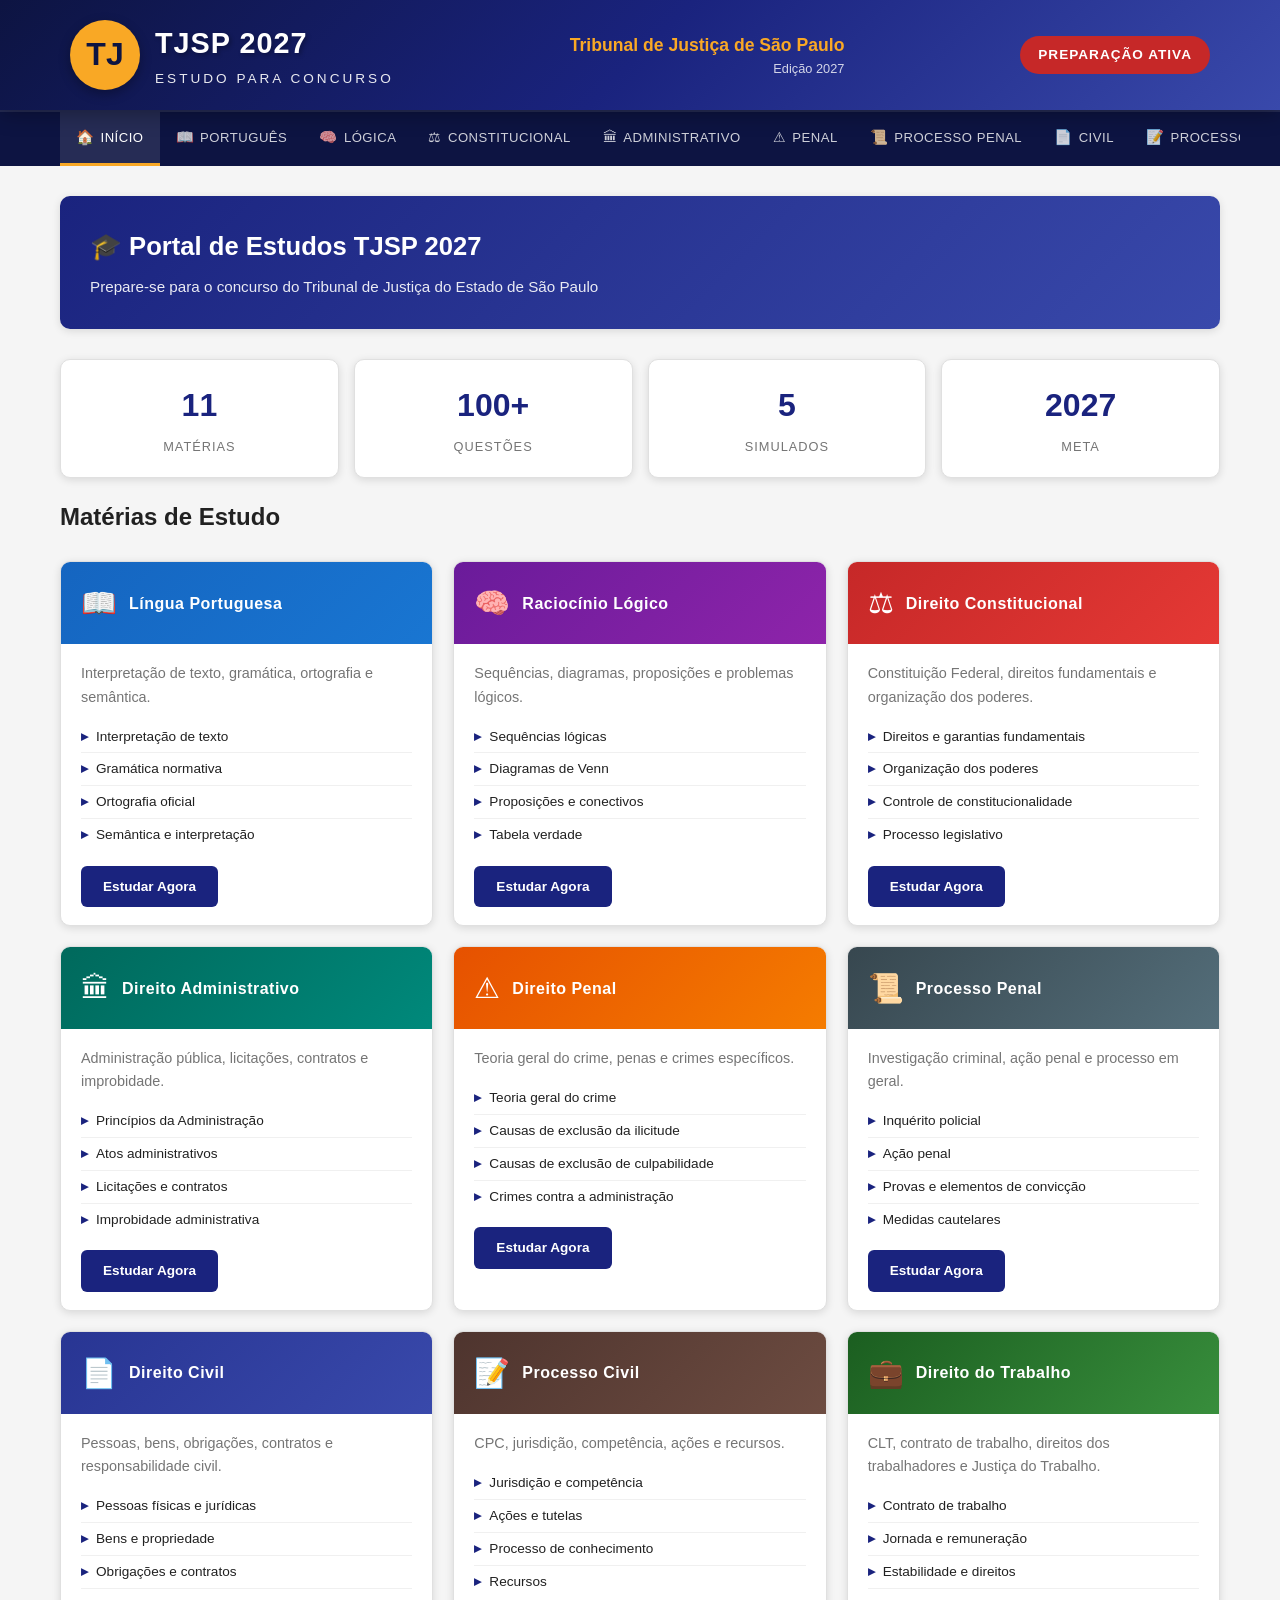
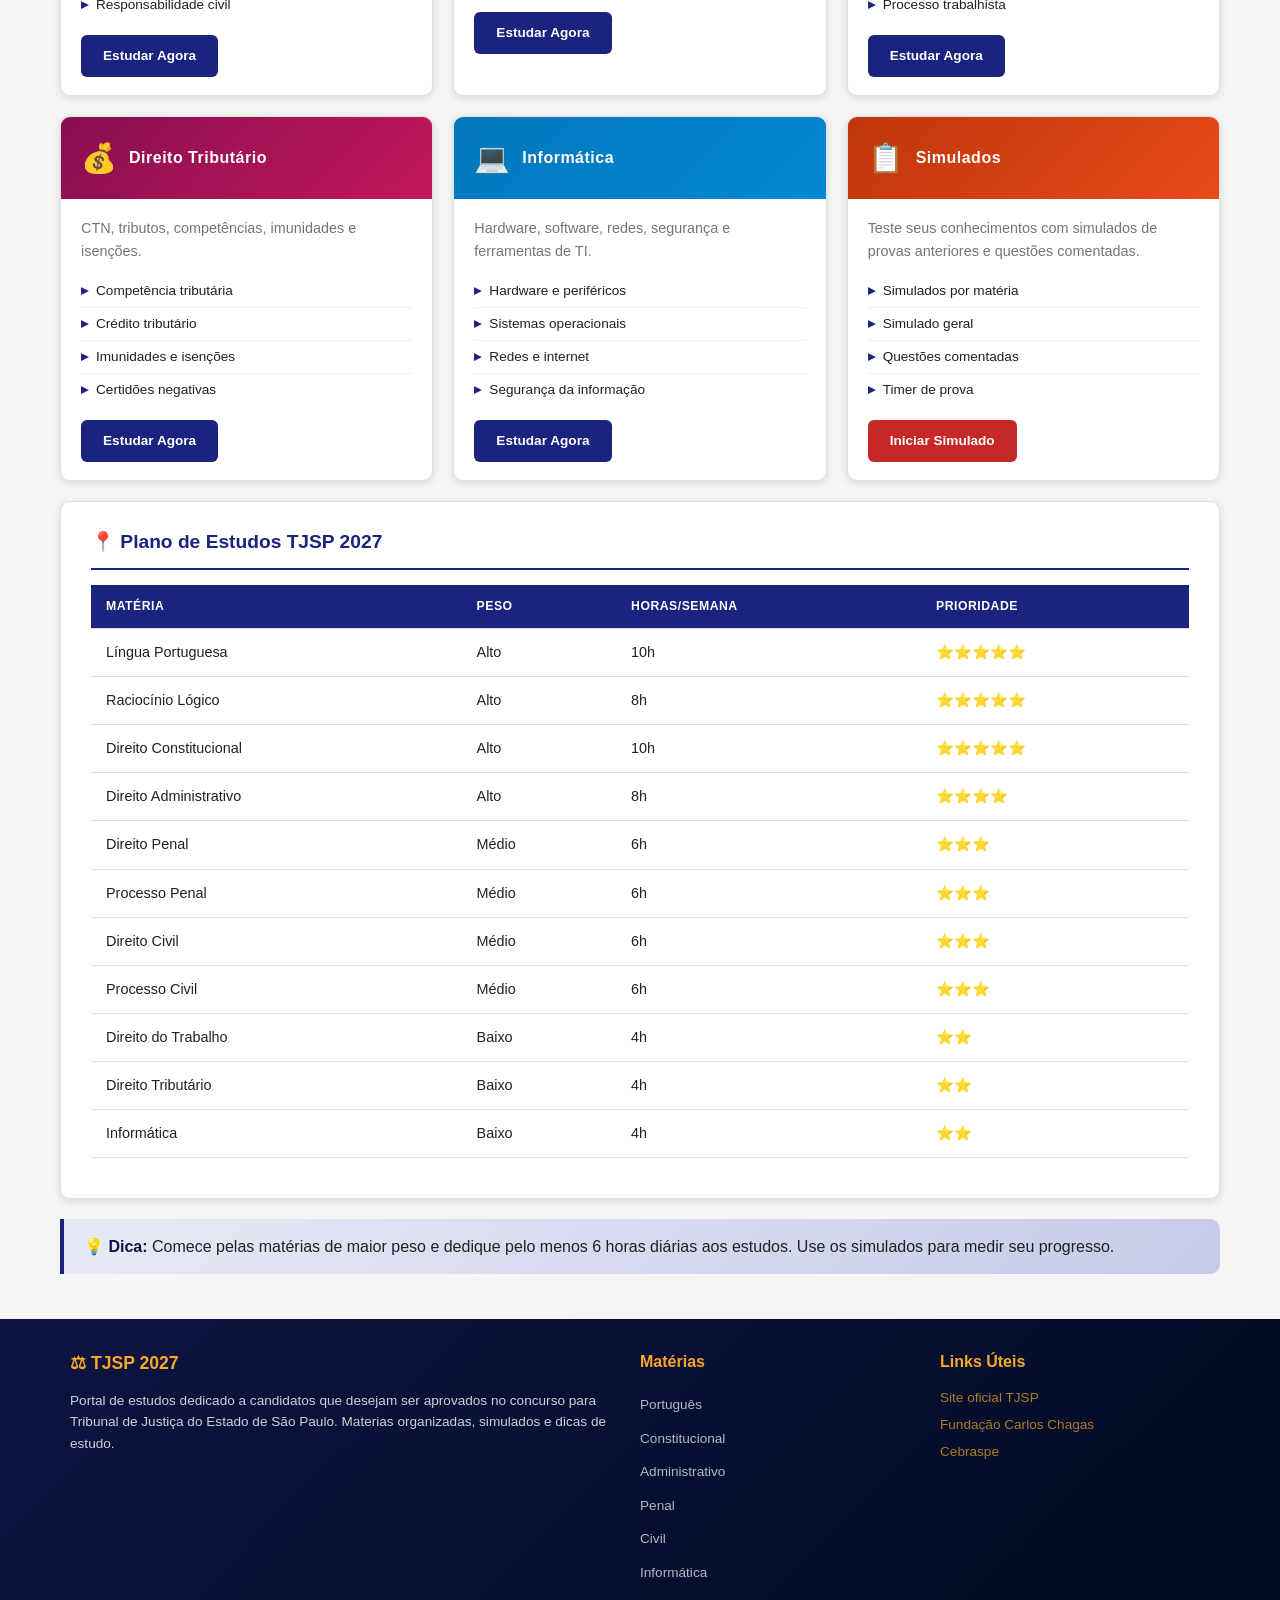
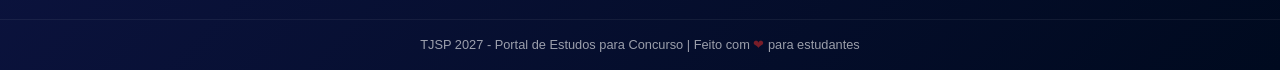
<file: index.html>
<!DOCTYPE html>
<html lang="pt-BR">
<head>
    <meta charset="UTF-8">
    <meta name="viewport" content="width=device-width, initial-scale=1.0">
    <title>TJSP 2027 - Estudo para Concurso</title>
    <link rel="stylesheet" href="css/estilo.css">
</head>
<body>
    <header>
        <div class="header-content">
            <div class="header-logo">
                <div class="logo-icon">TJ</div>
                <div class="header-title">
                    <h1>TJSP 2027</h1>
                    <p>Estudo para Concurso</p>
                </div>
            </div>
            <div class="header-info">
                <div class="concurso">Tribunal de Justiça de São Paulo</div>
                <div class="ano">Edição 2027</div>
            </div>
            <div class="header-badge">Preparação Ativa</div>
        </div>
    </header>

    <nav>
        <button class="menu-toggle" aria-label="Abrir menu" aria-expanded="false">&#9776;</button>
        <div class="nav-content">
            <div class="nav-item"><a href="index.html" class="active"><span class="nav-icon">&#127968;</span> Início</a></div>
            <div class="nav-item"><a href="paginas/portugues.html"><span class="nav-icon">&#128214;</span> Português</a></div>
            <div class="nav-item"><a href="paginas/logica.html"><span class="nav-icon">&#129504;</span> Lógica</a></div>
            <div class="nav-item"><a href="paginas/constitucional.html"><span class="nav-icon">&#9878;</span> Constitucional</a></div>
            <div class="nav-item"><a href="paginas/administrativo.html"><span class="nav-icon">&#127963;</span> Administrativo</a></div>
            <div class="nav-item"><a href="paginas/penal.html"><span class="nav-icon">&#9888;</span> Penal</a></div>
            <div class="nav-item"><a href="paginas/processual-penal.html"><span class="nav-icon">&#128220;</span> Processo Penal</a></div>
            <div class="nav-item"><a href="paginas/civil.html"><span class="nav-icon">&#128196;</span> Civil</a></div>
            <div class="nav-item"><a href="paginas/processual-civil.html"><span class="nav-icon">&#128221;</span> Processo Civil</a></div>
            <div class="nav-item"><a href="paginas/trabalho.html"><span class="nav-icon">&#128188;</span> Trabalho</a></div>
            <div class="nav-item"><a href="paginas/tributario.html"><span class="nav-icon">&#128176;</span> Tributário</a></div>
            <div class="nav-item"><a href="paginas/informatica.html"><span class="nav-icon">&#128187;</span> Informática</a></div>
            <div class="nav-item"><a href="paginas/simulados.html"><span class="nav-icon">&#128203;</span> Simulados</a></div>
        </div>
    </nav>

    <main>
        <div class="page-header">
            <h2>&#127891; Portal de Estudos TJSP 2027</h2>
            <p>Prepare-se para o concurso do Tribunal de Justiça do Estado de São Paulo</p>
        </div>

        <div class="stats-grid">
            <div class="stat-card">
                <div class="stat-number">11</div>
                <div class="stat-label">Matérias</div>
            </div>
            <div class="stat-card">
                <div class="stat-number">100+</div>
                <div class="stat-label">Questões</div>
            </div>
            <div class="stat-card">
                <div class="stat-number">5</div>
                <div class="stat-label">Simulados</div>
            </div>
            <div class="stat-card">
                <div class="stat-number">2027</div>
                <div class="stat-label">Meta</div>
            </div>
        </div>

        <h2 class="mb-10 mt-20">Matérias de Estudo</h2>
        <div class="cards-grid">
            <div class="card">
                <div class="card-header" style="background: linear-gradient(135deg, #1565c0, #1976d2);">
                    <span class="card-icon">&#128214;</span>
                    <h3>Língua Portuguesa</h3>
                </div>
                <div class="card-body">
                    <p>Interpretação de texto, gramática, ortografia e semântica.</p>
                    <ul>
                        <li>Interpretação de texto</li>
                        <li>Gramática normativa</li>
                        <li>Ortografia oficial</li>
                        <li>Semântica e interpretação</li>
                    </ul>
                    <a href="paginas/portugues.html" class="btn btn-primary">Estudar Agora</a>
                </div>
            </div>

            <div class="card">
                <div class="card-header" style="background: linear-gradient(135deg, #6a1b9a, #8e24aa);">
                    <span class="card-icon">&#129504;</span>
                    <h3>Raciocínio Lógico</h3>
                </div>
                <div class="card-body">
                    <p>Sequências, diagramas, proposições e problemas lógicos.</p>
                    <ul>
                        <li>Sequências lógicas</li>
                        <li>Diagramas de Venn</li>
                        <li>Proposições e conectivos</li>
                        <li>Tabela verdade</li>
                    </ul>
                    <a href="paginas/logica.html" class="btn btn-primary">Estudar Agora</a>
                </div>
            </div>

            <div class="card">
                <div class="card-header" style="background: linear-gradient(135deg, #c62828, #e53935);">
                    <span class="card-icon">&#9878;</span>
                    <h3>Direito Constitucional</h3>
                </div>
                <div class="card-body">
                    <p>Constituição Federal, direitos fundamentais e organização dos poderes.</p>
                    <ul>
                        <li>Direitos e garantias fundamentais</li>
                        <li>Organização dos poderes</li>
                        <li>Controle de constitucionalidade</li>
                        <li>Processo legislativo</li>
                    </ul>
                    <a href="paginas/constitucional.html" class="btn btn-primary">Estudar Agora</a>
                </div>
            </div>

            <div class="card">
                <div class="card-header" style="background: linear-gradient(135deg, #00695c, #00897b);">
                    <span class="card-icon">&#127963;</span>
                    <h3>Direito Administrativo</h3>
                </div>
                <div class="card-body">
                    <p>Administração pública, licitações, contratos e improbidade.</p>
                    <ul>
                        <li>Princípios da Administração</li>
                        <li>Atos administrativos</li>
                        <li>Licitações e contratos</li>
                        <li>Improbidade administrativa</li>
                    </ul>
                    <a href="paginas/administrativo.html" class="btn btn-primary">Estudar Agora</a>
                </div>
            </div>

            <div class="card">
                <div class="card-header" style="background: linear-gradient(135deg, #e65100, #f57c00);">
                    <span class="card-icon">&#9888;</span>
                    <h3>Direito Penal</h3>
                </div>
                <div class="card-body">
                    <p>Teoria geral do crime, penas e crimes específicos.</p>
                    <ul>
                        <li>Teoria geral do crime</li>
                        <li>Causas de exclusão da ilicitude</li>
                        <li>Causas de exclusão de culpabilidade</li>
                        <li>Crimes contra a administração</li>
                    </ul>
                    <a href="paginas/penal.html" class="btn btn-primary">Estudar Agora</a>
                </div>
            </div>

            <div class="card">
                <div class="card-header" style="background: linear-gradient(135deg, #37474f, #546e7a);">
                    <span class="card-icon">&#128220;</span>
                    <h3>Processo Penal</h3>
                </div>
                <div class="card-body">
                    <p>Investigação criminal, ação penal e processo em geral.</p>
                    <ul>
                        <li>Inquérito policial</li>
                        <li>Ação penal</li>
                        <li>Provas e elementos de convicção</li>
                        <li>Medidas cautelares</li>
                    </ul>
                    <a href="paginas/processual-penal.html" class="btn btn-primary">Estudar Agora</a>
                </div>
            </div>

            <div class="card">
                <div class="card-header" style="background: linear-gradient(135deg, #283593, #3949ab);">
                    <span class="card-icon">&#128196;</span>
                    <h3>Direito Civil</h3>
                </div>
                <div class="card-body">
                    <p>Pessoas, bens, obrigações, contratos e responsabilidade civil.</p>
                    <ul>
                        <li>Pessoas físicas e jurídicas</li>
                        <li>Bens e propriedade</li>
                        <li>Obrigações e contratos</li>
                        <li>Responsabilidade civil</li>
                    </ul>
                    <a href="paginas/civil.html" class="btn btn-primary">Estudar Agora</a>
                </div>
            </div>

            <div class="card">
                <div class="card-header" style="background: linear-gradient(135deg, #4e342e, #6d4c41);">
                    <span class="card-icon">&#128221;</span>
                    <h3>Processo Civil</h3>
                </div>
                <div class="card-body">
                    <p>CPC, jurisdição, competência, ações e recursos.</p>
                    <ul>
                        <li>Jurisdição e competência</li>
                        <li>Ações e tutelas</li>
                        <li>Processo de conhecimento</li>
                        <li>Recursos</li>
                    </ul>
                    <a href="paginas/processual-civil.html" class="btn btn-primary">Estudar Agora</a>
                </div>
            </div>

            <div class="card">
                <div class="card-header" style="background: linear-gradient(135deg, #1b5e20, #388e3c);">
                    <span class="card-icon">&#128188;</span>
                    <h3>Direito do Trabalho</h3>
                </div>
                <div class="card-body">
                    <p>CLT, contrato de trabalho, direitos dos trabalhadores e Justiça do Trabalho.</p>
                    <ul>
                        <li>Contrato de trabalho</li>
                        <li>Jornada e remuneração</li>
                        <li>Estabilidade e direitos</li>
                        <li>Processo trabalhista</li>
                    </ul>
                    <a href="paginas/trabalho.html" class="btn btn-primary">Estudar Agora</a>
                </div>
            </div>

            <div class="card">
                <div class="card-header" style="background: linear-gradient(135deg, #880e4f, #c2185b);">
                    <span class="card-icon">&#128176;</span>
                    <h3>Direito Tributário</h3>
                </div>
                <div class="card-body">
                    <p>CTN, tributos, competências, imunidades e isenções.</p>
                    <ul>
                        <li>Competência tributária</li>
                        <li>Crédito tributário</li>
                        <li>Imunidades e isenções</li>
                        <li>Certidões negativas</li>
                    </ul>
                    <a href="paginas/tributario.html" class="btn btn-primary">Estudar Agora</a>
                </div>
            </div>

            <div class="card">
                <div class="card-header" style="background: linear-gradient(135deg, #0277bd, #0288d1);">
                    <span class="card-icon">&#128187;</span>
                    <h3>Informática</h3>
                </div>
                <div class="card-body">
                    <p>Hardware, software, redes, segurança e ferramentas de TI.</p>
                    <ul>
                        <li>Hardware e periféricos</li>
                        <li>Sistemas operacionais</li>
                        <li>Redes e internet</li>
                        <li>Segurança da informação</li>
                    </ul>
                    <a href="paginas/informatica.html" class="btn btn-primary">Estudar Agora</a>
                </div>
            </div>

            <div class="card">
                <div class="card-header" style="background: linear-gradient(135deg, #bf360c, #e64a19);">
                    <span class="card-icon">&#128203;</span>
                    <h3>Simulados</h3>
                </div>
                <div class="card-body">
                    <p>Teste seus conhecimentos com simulados de provas anteriores e questões comentadas.</p>
                    <ul>
                        <li>Simulados por matéria</li>
                        <li>Simulado geral</li>
                        <li>Questões comentadas</li>
                        <li>Timer de prova</li>
                    </ul>
                    <a href="paginas/simulados.html" class="btn btn-accent">Iniciar Simulado</a>
                </div>
            </div>
        </div>

        <div class="content-section mt-20">
            <h3>&#128205; Plano de Estudos TJSP 2027</h3>
            <table>
                <thead>
                    <tr>
                        <th>Matéria</th>
                        <th>Peso</th>
                        <th>Horas/Semana</th>
                        <th>Prioridade</th>
                    </tr>
                </thead>
                <tbody>
                    <tr><td>Língua Portuguesa</td><td>Alto</td><td>10h</td><td>&#11088;&#11088;&#11088;&#11088;&#11088;</td></tr>
                    <tr><td>Raciocínio Lógico</td><td>Alto</td><td>8h</td><td>&#11088;&#11088;&#11088;&#11088;&#11088;</td></tr>
                    <tr><td>Direito Constitucional</td><td>Alto</td><td>10h</td><td>&#11088;&#11088;&#11088;&#11088;&#11088;</td></tr>
                    <tr><td>Direito Administrativo</td><td>Alto</td><td>8h</td><td>&#11088;&#11088;&#11088;&#11088;</td></tr>
                    <tr><td>Direito Penal</td><td>Médio</td><td>6h</td><td>&#11088;&#11088;&#11088;</td></tr>
                    <tr><td>Processo Penal</td><td>Médio</td><td>6h</td><td>&#11088;&#11088;&#11088;</td></tr>
                    <tr><td>Direito Civil</td><td>Médio</td><td>6h</td><td>&#11088;&#11088;&#11088;</td></tr>
                    <tr><td>Processo Civil</td><td>Médio</td><td>6h</td><td>&#11088;&#11088;&#11088;</td></tr>
                    <tr><td>Direito do Trabalho</td><td>Baixo</td><td>4h</td><td>&#11088;&#11088;</td></tr>
                    <tr><td>Direito Tributário</td><td>Baixo</td><td>4h</td><td>&#11088;&#11088;</td></tr>
                    <tr><td>Informática</td><td>Baixo</td><td>4h</td><td>&#11088;&#11088;</td></tr>
                </tbody>
            </table>
        </div>

        <div class="highlight-box mt-20">
            <strong>&#128161; Dica:</strong> Comece pelas matérias de maior peso e dedique pelo menos 6 horas diárias aos estudos. Use os simulados para medir seu progresso.
        </div>
    </main>

    <footer>
        <div class="footer-content">
            <div class="footer-about">
                <h3>&#9878; TJSP 2027</h3>
                <p>Portal de estudos dedicado a candidatos que desejam ser aprovados no concurso para Tribunal de Justiça do Estado de São Paulo. Materias organizadas, simulados e dicas de estudo.</p>
            </div>
            <div class="footer-links">
                <h3>Matérias</h3>
                <ul>
                    <li><a href="paginas/portugues.html">Português</a></li>
                    <li><a href="paginas/constitucional.html">Constitucional</a></li>
                    <li><a href="paginas/administrativo.html">Administrativo</a></li>
                    <li><a href="paginas/penal.html">Penal</a></li>
                    <li><a href="paginas/civil.html">Civil</a></li>
                    <li><a href="paginas/informatica.html">Informática</a></li>
                </ul>
            </div>
            <div class="footer-contact">
                <h3>Links Úteis</h3>
                <p><a href="https://www.tjsp.jus.br" target="_blank" style="color: var(--gold);">Site oficial TJSP</a></p>
                <p><a href="https://www.fcc.org.br" target="_blank" style="color: var(--gold);">Fundação Carlos Chagas</a></p>
                <p><a href="https://www.cebraspe.org.br" target="_blank" style="color: var(--gold);">Cebraspe</a></p>
            </div>
        </div>
        <div class="footer-bottom">
            <p>TJSP 2027 - Portal de Estudos para Concurso | Feito com <span class="heart">&#10084;</span> para estudantes</p>
        </div>
    </footer>

    <script src="js/menu.js"></script>
</body>
</html>
</file>
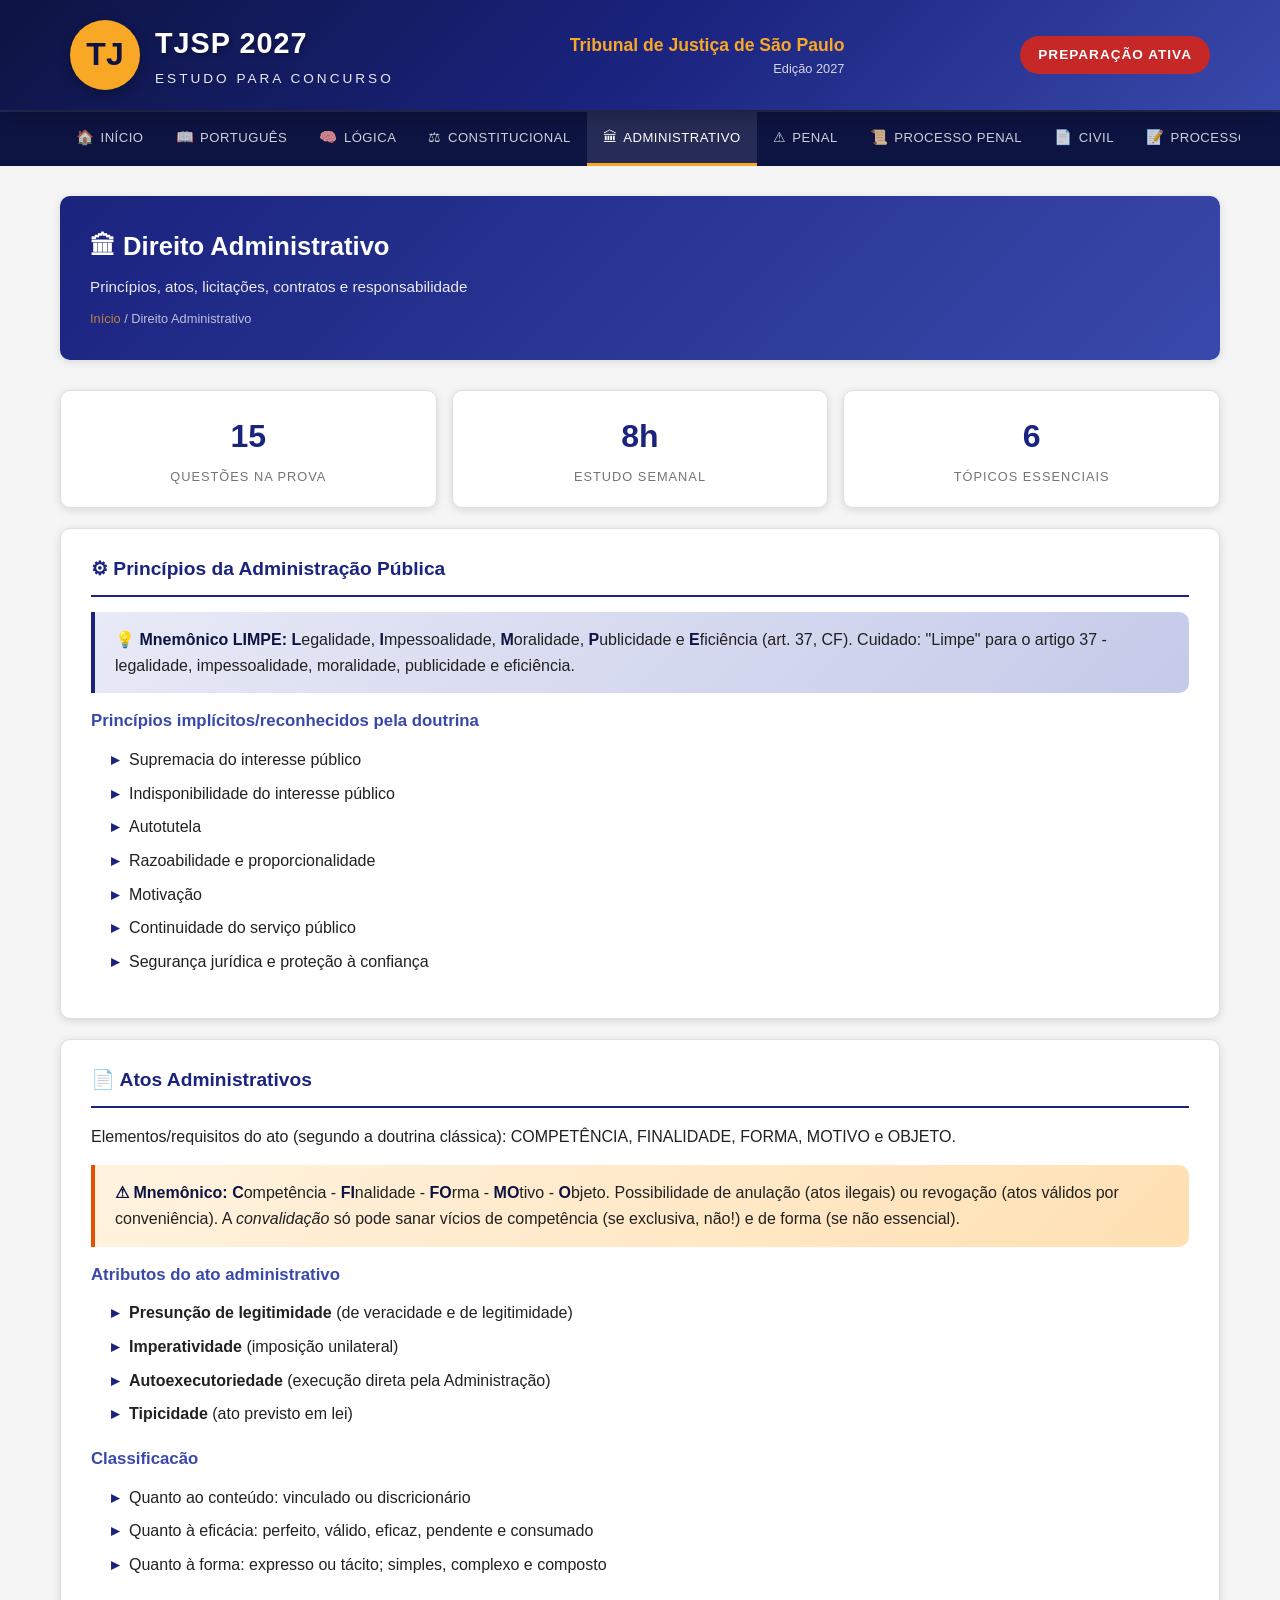
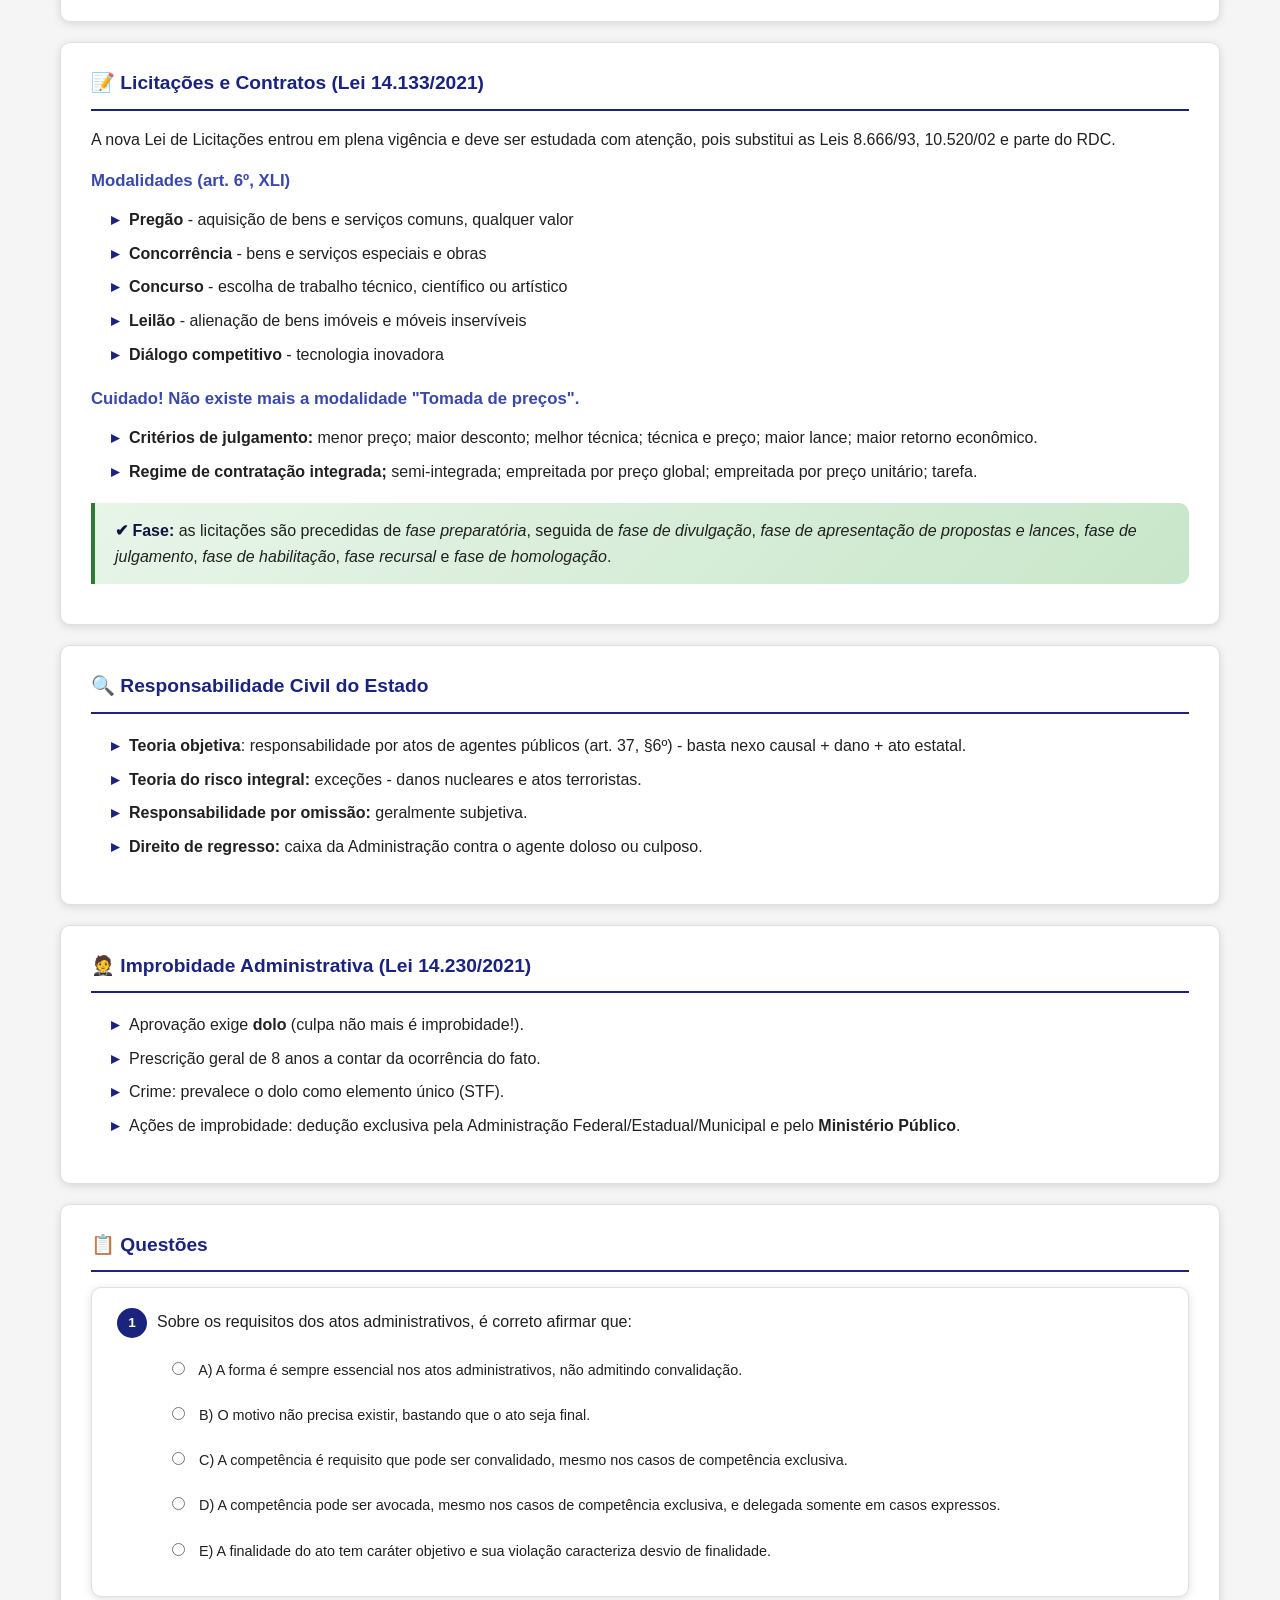
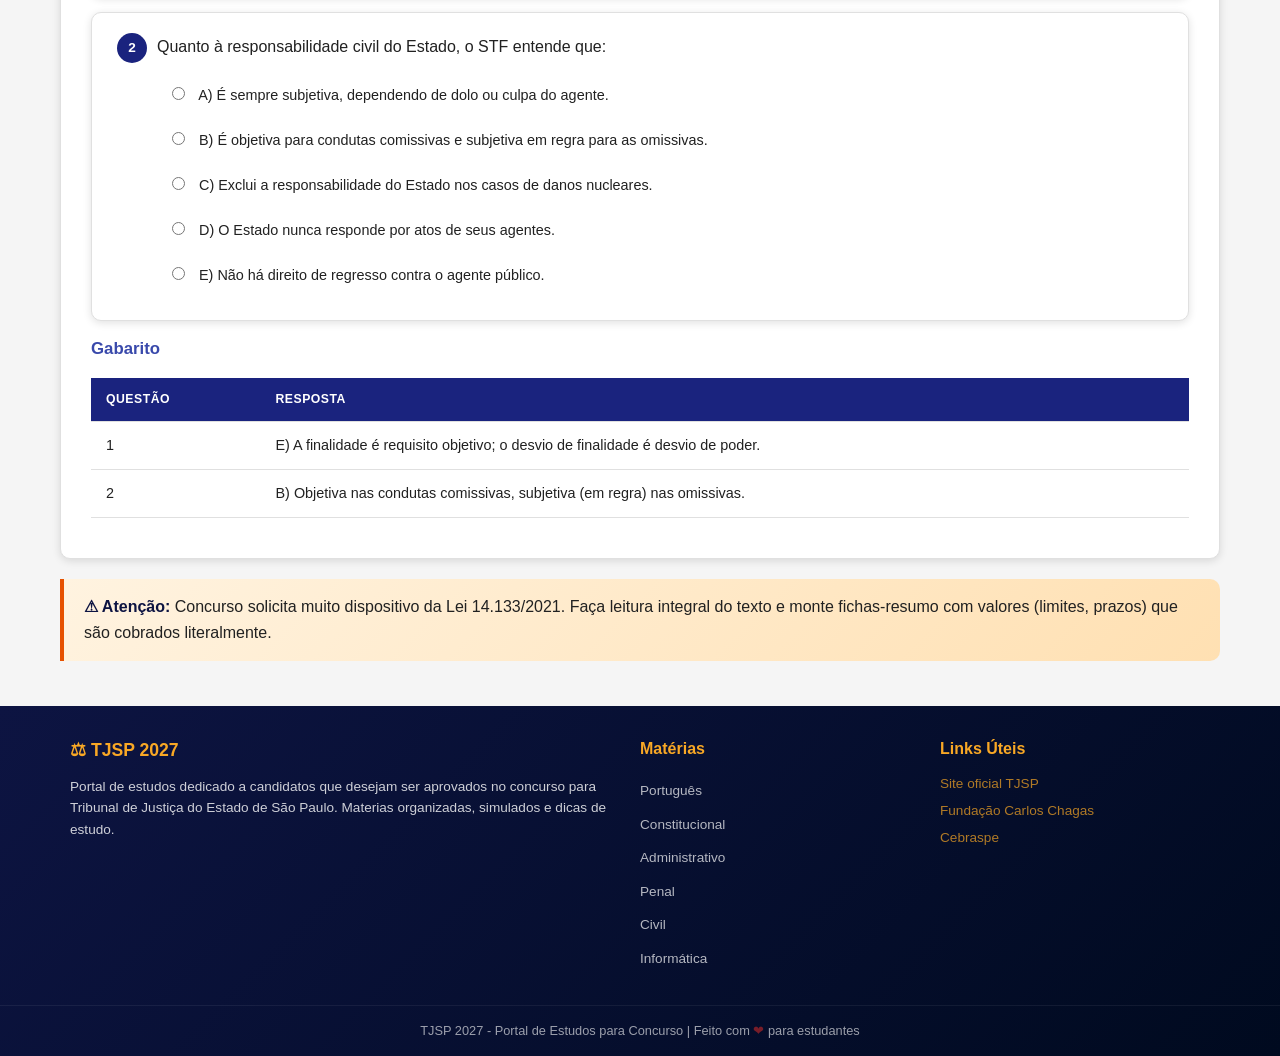
<file: paginas/administrativo.html>
<!DOCTYPE html>
<html lang="pt-BR">
<head>
    <meta charset="UTF-8">
    <meta name="viewport" content="width=device-width, initial-scale=1.0">
    <title>Direito Administrativo - TJSP 2027</title>
    <link rel="stylesheet" href="../css/estilo.css">
</head>
<body>
    <header>
        <div class="header-content">
            <div class="header-logo">
                <div class="logo-icon">TJ</div>
                <div class="header-title">
                    <h1>TJSP 2027</h1>
                    <p>Estudo para Concurso</p>
                </div>
            </div>
            <div class="header-info">
                <div class="concurso">Tribunal de Justiça de São Paulo</div>
                <div class="ano">Edição 2027</div>
            </div>
            <div class="header-badge">Preparação Ativa</div>
        </div>
    </header>

    <nav>
        <button class="menu-toggle" aria-label="Abrir menu" aria-expanded="false">&#9776;</button>
        <div class="nav-content">
            <div class="nav-item"><a href="../index.html"><span class="nav-icon">&#127968;</span> Início</a></div>
            <div class="nav-item"><a href="portugues.html"><span class="nav-icon">&#128214;</span> Português</a></div>
            <div class="nav-item"><a href="logica.html"><span class="nav-icon">&#129504;</span> Lógica</a></div>
            <div class="nav-item"><a href="constitucional.html"><span class="nav-icon">&#9878;</span> Constitucional</a></div>
            <div class="nav-item"><a href="administrativo.html" class="active"><span class="nav-icon">&#127963;</span> Administrativo</a></div>
            <div class="nav-item"><a href="penal.html"><span class="nav-icon">&#9888;</span> Penal</a></div>
            <div class="nav-item"><a href="processual-penal.html"><span class="nav-icon">&#128220;</span> Processo Penal</a></div>
            <div class="nav-item"><a href="civil.html"><span class="nav-icon">&#128196;</span> Civil</a></div>
            <div class="nav-item"><a href="processual-civil.html"><span class="nav-icon">&#128221;</span> Processo Civil</a></div>
            <div class="nav-item"><a href="trabalho.html"><span class="nav-icon">&#128188;</span> Trabalho</a></div>
            <div class="nav-item"><a href="tributario.html"><span class="nav-icon">&#128176;</span> Tributário</a></div>
            <div class="nav-item"><a href="informatica.html"><span class="nav-icon">&#128187;</span> Informática</a></div>
            <div class="nav-item"><a href="simulados.html"><span class="nav-icon">&#128203;</span> Simulados</a></div>
        </div>
    </nav>

    <main>
        <div class="page-header">
            <h2>&#127963; Direito Administrativo</h2>
            <p>Princípios, atos, licitações, contratos e responsabilidade</p>
            <div class="breadcrumb"><a href="../index.html">Início</a> / Direito Administrativo</div>
        </div>

        <div class="stats-grid">
            <div class="stat-card">
                <div class="stat-number">15</div>
                <div class="stat-label">Questões na prova</div>
            </div>
            <div class="stat-card">
                <div class="stat-number">8h</div>
                <div class="stat-label">Estudo semanal</div>
            </div>
            <div class="stat-card">
                <div class="stat-number">6</div>
                <div class="stat-label">Tópicos essenciais</div>
            </div>
        </div>

        <div class="content-section">
            <h3>&#9881; Princípios da Administração Pública</h3>
            <div class="highlight-box">
                <strong>&#128161; Mnemônico LIMPE:</strong> <strong>L</strong>egalidade, <strong>I</strong>mpessoalidade, <strong>M</strong>oralidade, <strong>P</strong>ublicidade e <strong>E</strong>ficiência (art. 37, CF). Cuidado: "Limpe" para o artigo 37 - legalidade, impessoalidade, moralidade, publicidade e eficiência.
            </div>
            <h4>Princípios implícitos/reconhecidos pela doutrina</h4>
            <ul>
                <li>Supremacia do interesse público</li>
                <li>Indisponibilidade do interesse público</li>
                <li>Autotutela</li>
                <li>Razoabilidade e proporcionalidade</li>
                <li>Motivação</li>
                <li>Continuidade do serviço público</li>
                <li>Segurança jurídica e proteção à confiança</li>
            </ul>
        </div>

        <div class="content-section">
            <h3>&#128196; Atos Administrativos</h3>
            <p>Elementos/requisitos do ato (segundo a doutrina clássica): COMPETÊNCIA, FINALIDADE, FORMA, MOTIVO e OBJETO.</p>
            <div class="highlight-box warning">
                <strong>&#9888; Mnemônico:</strong> <strong>C</strong>ompetência - <strong>FI</strong>nalidade - <strong>FO</strong>rma - <strong>MO</strong>tivo - <strong>O</strong>bjeto. Possibilidade de anulação (atos ilegais) ou revogação (atos válidos por conveniência). A <em>convalidação</em> só pode sanar vícios de competência (se exclusiva, não!) e de forma (se não essencial).
            </div>
            <h4>Atributos do ato administrativo</h4>
            <ul>
                <li><strong>Presunção de legitimidade</strong> (de veracidade e de legitimidade)</li>
                <li><strong>Imperatividade</strong> (imposição unilateral)</li>
                <li><strong>Autoexecutoriedade</strong> (execução direta pela Administração)</li>
                <li><strong>Tipicidade</strong> (ato previsto em lei)</li>
            </ul>
            <h4>Classificacão</h4>
            <ul>
                <li>Quanto ao conteúdo: vinculado ou discricionário</li>
                <li>Quanto à eficácia: perfeito, válido, eficaz, pendente e consumado</li>
                <li>Quanto à forma: expresso ou tácito; simples, complexo e composto</li>
            </ul>
        </div>

        <div class="content-section">
            <h3>&#128221; Licitações e Contratos (Lei 14.133/2021)</h3>
            <p>A nova Lei de Licitações entrou em plena vigência e deve ser estudada com atenção, pois substitui as Leis 8.666/93, 10.520/02 e parte do RDC.</p>
            <h4>Modalidades (art. 6º, XLI)</h4>
            <ul>
                <li><strong>Pregão</strong> - aquisição de bens e serviços comuns, qualquer valor</li>
                <li><strong>Concorrência</strong> - bens e serviços especiais e obras</li>
                <li><strong>Concurso</strong> - escolha de trabalho técnico, científico ou artístico</li>
                <li><strong>Leilão</strong> - alienação de bens imóveis e móveis inservíveis</li>
                <li><strong>Diálogo competitivo</strong> - tecnologia inovadora</li>
            </ul>
            <h4>Cuidado! Não existe mais a modalidade "Tomada de preços".</h4>
            <ul>
                <li><strong>Critérios de julgamento:</strong> menor preço; maior desconto; melhor técnica; técnica e preço; maior lance; maior retorno econômico.</li>
                <li><strong>Regime de contratação integrada;</strong> semi-integrada; empreitada por preço global; empreitada por preço unitário; tarefa.</li>
            </ul>
            <div class="highlight-box success">
                <strong>&#10004; Fase:</strong> as licitações são precedidas de <em>fase preparatória</em>, seguida de <em>fase de divulgação</em>, <em>fase de apresentação de propostas e lances</em>, <em>fase de julgamento</em>, <em>fase de habilitação</em>, <em>fase recursal</em> e <em>fase de homologação</em>.
            </div>
        </div>

        <div class="content-section">
            <h3>&#128269; Responsabilidade Civil do Estado</h3>
            <ul>
                <li><strong>Teoria objetiva</strong>: responsabilidade por atos de agentes públicos (art. 37, §6º) - basta nexo causal + dano + ato estatal.</li>
                <li><strong>Teoria do risco integral:</strong> exceções - danos nucleares e atos terroristas.</li>
                <li><strong>Responsabilidade por omissão:</strong> geralmente subjetiva.</li>
                <li><strong>Direito de regresso:</strong> caixa da Administração contra o agente doloso ou culposo.</li>
            </ul>
        </div>

        <div class="content-section">
            <h3>&#129333; Improbidade Administrativa (Lei 14.230/2021)</h3>
            <ul>
                <li>Aprovação exige <strong>dolo</strong> (culpa não mais é improbidade!).</li>
                <li>Prescrição geral de 8 anos a contar da ocorrência do fato.</li>
                <li>Crime: prevalece o dolo como elemento único (STF).</li>
                <li>Ações de improbidade: dedução exclusiva pela Administração Federal/Estadual/Municipal e pelo <strong>Ministério Público</strong>.</li>
            </ul>
        </div>

        <div class="content-section">
            <h3>&#128203; Questões</h3>
            <div class="questao">
                <span class="numero">1</span><span class="texto">Sobre os requisitos dos atos administrativos, é correto afirmar que:</span>
                <div class="alternativas">
                    <label><input type="radio" name="q1" value="a"> A) A forma é sempre essencial nos atos administrativos, não admitindo convalidação.</label>
                    <label><input type="radio" name="q1" value="b"> B) O motivo não precisa existir, bastando que o ato seja final.</label>
                    <label><input type="radio" name="q1" value="c"> C) A competência é requisito que pode ser convalidado, mesmo nos casos de competência exclusiva.</label>
                    <label><input type="radio" name="q1" value="d"> D) A competência pode ser avocada, mesmo nos casos de competência exclusiva, e delegada somente em casos expressos.</label>
                    <label><input type="radio" name="q1" value="e"> E) A finalidade do ato tem caráter objetivo e sua violação caracteriza desvio de finalidade.</label>
                </div>
            </div>
            <div class="questao">
                <span class="numero">2</span><span class="texto">Quanto à responsabilidade civil do Estado, o STF entende que:</span>
                <div class="alternativas">
                    <label><input type="radio" name="q2" value="a"> A) É sempre subjetiva, dependendo de dolo ou culpa do agente.</label>
                    <label><input type="radio" name="q2" value="b"> B) É objetiva para condutas comissivas e subjetiva em regra para as omissivas.</label>
                    <label><input type="radio" name="q2" value="c"> C) Exclui a responsabilidade do Estado nos casos de danos nucleares.</label>
                    <label><input type="radio" name="q2" value="d"> D) O Estado nunca responde por atos de seus agentes.</label>
                    <label><input type="radio" name="q2" value="e"> E) Não há direito de regresso contra o agente público.</label>
                </div>
            </div>
            <h4 class="mt-20">Gabarito</h4>
            <table>
                <tr><th>Questão</th><th>Resposta</th></tr>
                <tr><td>1</td><td>E) A finalidade é requisito objetivo; o desvio de finalidade é desvio de poder.</td></tr>
                <tr><td>2</td><td>B) Objetiva nas condutas comissivas, subjetiva (em regra) nas omissivas.</td></tr>
            </table>
        </div>

        <div class="highlight-box warning mt-20">
            <strong>&#9888; Atenção:</strong> Concurso solicita muito dispositivo da Lei 14.133/2021. Faça leitura integral do texto e monte fichas-resumo com valores (limites, prazos) que são cobrados literalmente.
        </div>
    </main>

    <footer>
        <div class="footer-content">
            <div class="footer-about">
                <h3>&#9878; TJSP 2027</h3>
                <p>Portal de estudos dedicado a candidatos que desejam ser aprovados no concurso para Tribunal de Justiça do Estado de São Paulo. Materias organizadas, simulados e dicas de estudo.</p>
            </div>
            <div class="footer-links">
                <h3>Matérias</h3>
                <ul>
                    <li><a href="portugues.html">Português</a></li>
                    <li><a href="constitucional.html">Constitucional</a></li>
                    <li><a href="administrativo.html">Administrativo</a></li>
                    <li><a href="penal.html">Penal</a></li>
                    <li><a href="civil.html">Civil</a></li>
                    <li><a href="informatica.html">Informática</a></li>
                </ul>
            </div>
            <div class="footer-contact">
                <h3>Links Úteis</h3>
                <p><a href="https://www.tjsp.jus.br" target="_blank" style="color: var(--gold);">Site oficial TJSP</a></p>
                <p><a href="https://www.fcc.org.br" target="_blank" style="color: var(--gold);">Fundação Carlos Chagas</a></p>
                <p><a href="https://www.cebraspe.org.br" target="_blank" style="color: var(--gold);">Cebraspe</a></p>
            </div>
        </div>
        <div class="footer-bottom">
            <p>TJSP 2027 - Portal de Estudos para Concurso | Feito com <span class="heart">&#10084;</span> para estudantes</p>
        </div>
    </footer>

    <script src="../js/menu.js"></script>
</body>
</html>
</file>
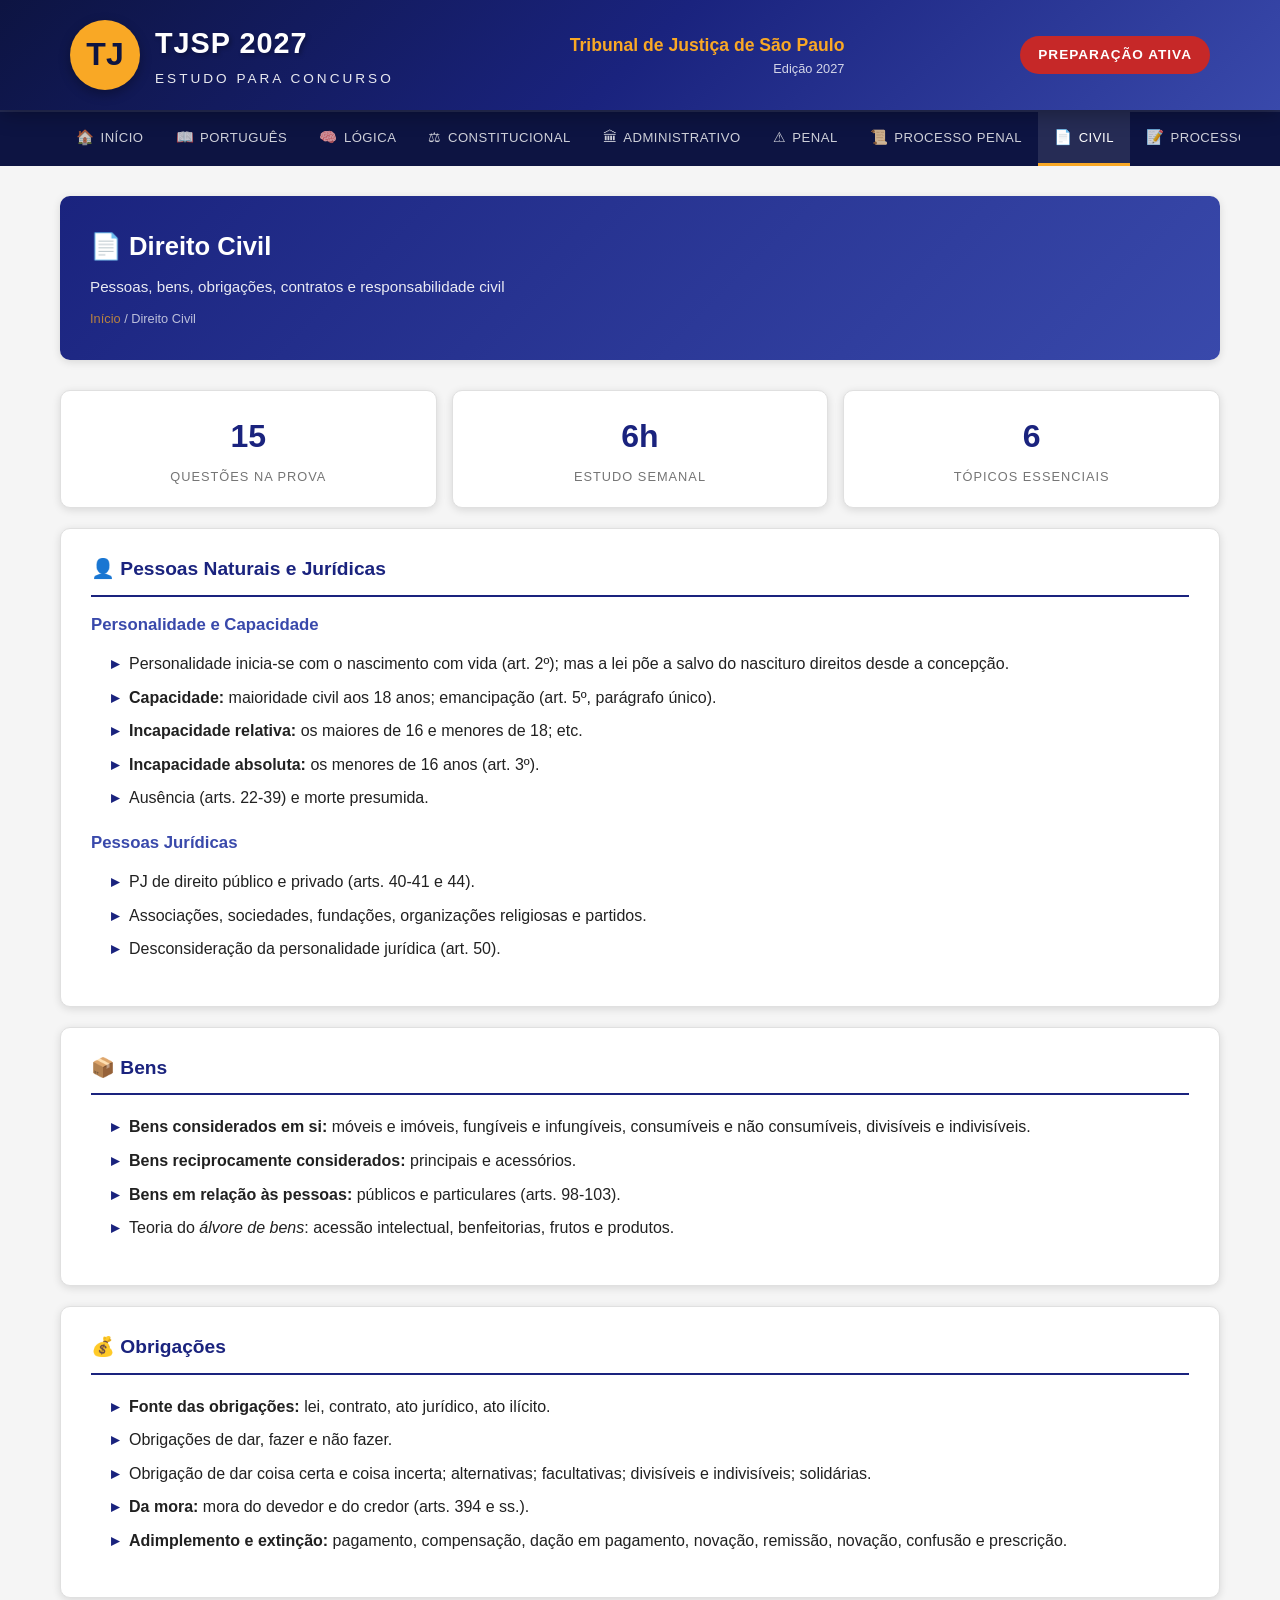
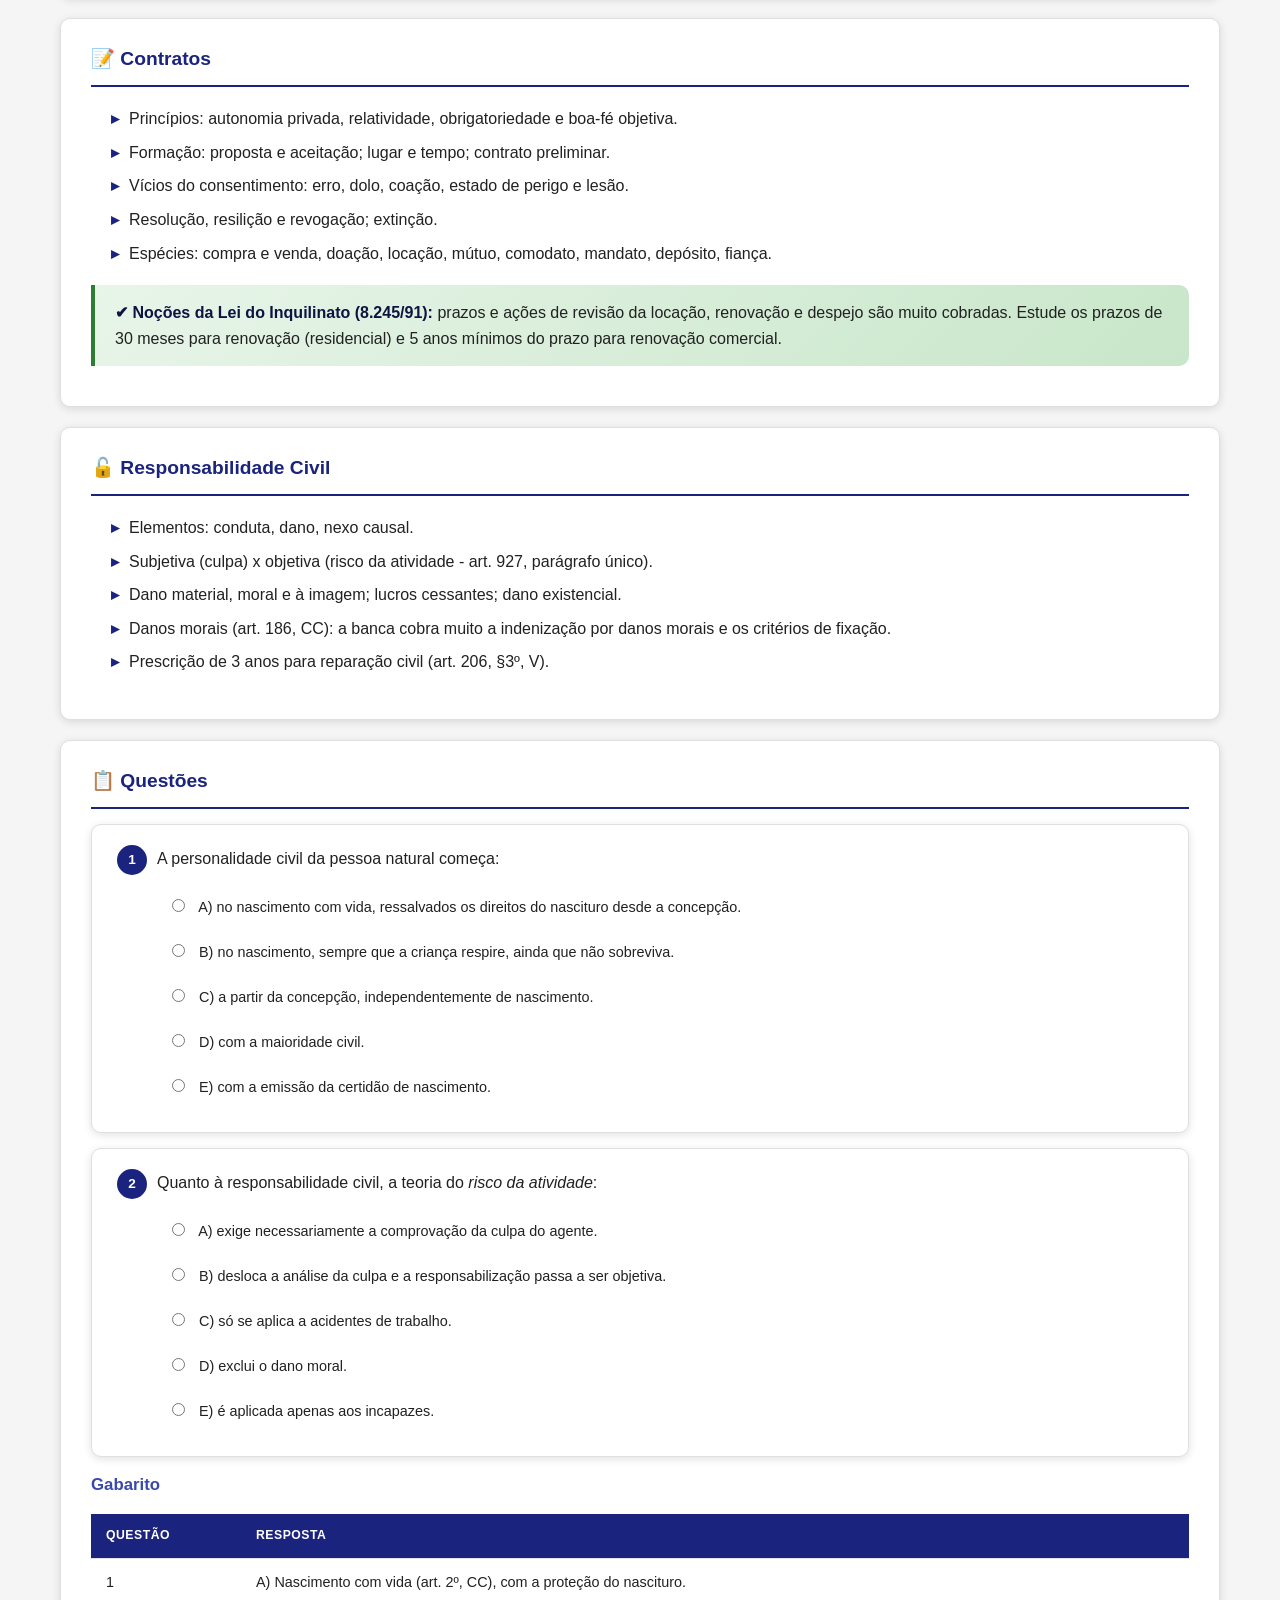
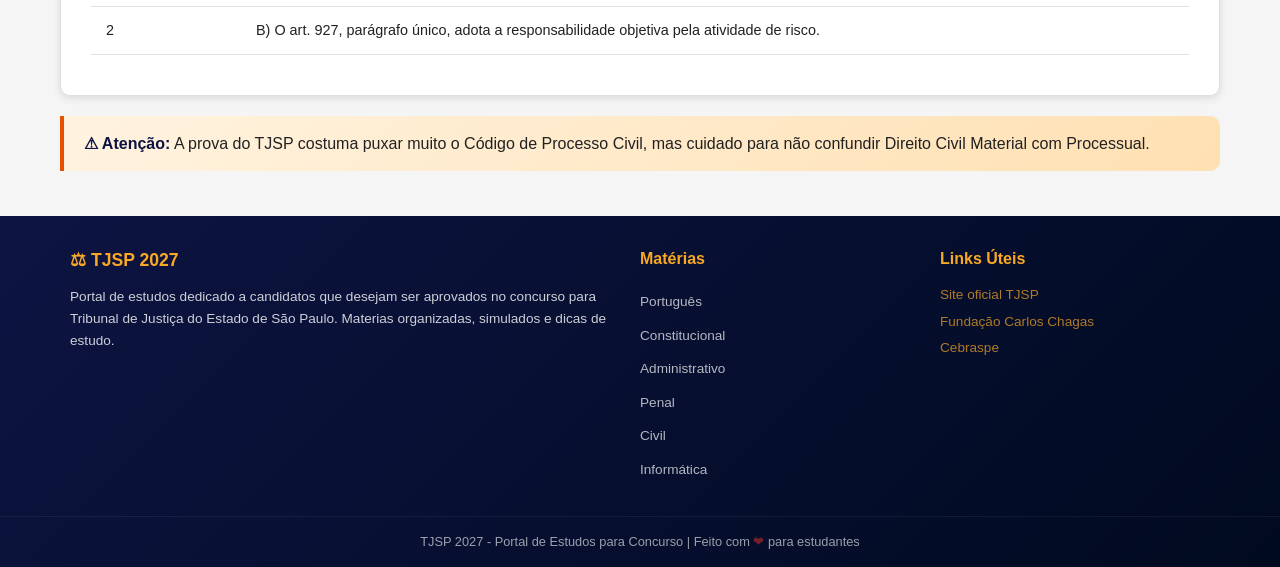
<file: paginas/civil.html>
<!DOCTYPE html>
<html lang="pt-BR">
<head>
    <meta charset="UTF-8">
    <meta name="viewport" content="width=device-width, initial-scale=1.0">
    <title>Direito Civil - TJSP 2027</title>
    <link rel="stylesheet" href="../css/estilo.css">
</head>
<body>
    <header>
        <div class="header-content">
            <div class="header-logo">
                <div class="logo-icon">TJ</div>
                <div class="header-title">
                    <h1>TJSP 2027</h1>
                    <p>Estudo para Concurso</p>
                </div>
            </div>
            <div class="header-info">
                <div class="concurso">Tribunal de Justiça de São Paulo</div>
                <div class="ano">Edição 2027</div>
            </div>
            <div class="header-badge">Preparação Ativa</div>
        </div>
    </header>

    <nav>
        <button class="menu-toggle" aria-label="Abrir menu" aria-expanded="false">&#9776;</button>
        <div class="nav-content">
            <div class="nav-item"><a href="../index.html"><span class="nav-icon">&#127968;</span> Início</a></div>
            <div class="nav-item"><a href="portugues.html"><span class="nav-icon">&#128214;</span> Português</a></div>
            <div class="nav-item"><a href="logica.html"><span class="nav-icon">&#129504;</span> Lógica</a></div>
            <div class="nav-item"><a href="constitucional.html"><span class="nav-icon">&#9878;</span> Constitucional</a></div>
            <div class="nav-item"><a href="administrativo.html"><span class="nav-icon">&#127963;</span> Administrativo</a></div>
            <div class="nav-item"><a href="penal.html"><span class="nav-icon">&#9888;</span> Penal</a></div>
            <div class="nav-item"><a href="processual-penal.html"><span class="nav-icon">&#128220;</span> Processo Penal</a></div>
            <div class="nav-item"><a href="civil.html" class="active"><span class="nav-icon">&#128196;</span> Civil</a></div>
            <div class="nav-item"><a href="processual-civil.html"><span class="nav-icon">&#128221;</span> Processo Civil</a></div>
            <div class="nav-item"><a href="trabalho.html"><span class="nav-icon">&#128188;</span> Trabalho</a></div>
            <div class="nav-item"><a href="tributario.html"><span class="nav-icon">&#128176;</span> Tributário</a></div>
            <div class="nav-item"><a href="informatica.html"><span class="nav-icon">&#128187;</span> Informática</a></div>
            <div class="nav-item"><a href="simulados.html"><span class="nav-icon">&#128203;</span> Simulados</a></div>
        </div>
    </nav>

    <main>
        <div class="page-header">
            <h2>&#128196; Direito Civil</h2>
            <p>Pessoas, bens, obrigações, contratos e responsabilidade civil</p>
            <div class="breadcrumb"><a href="../index.html">Início</a> / Direito Civil</div>
        </div>

        <div class="stats-grid">
            <div class="stat-card">
                <div class="stat-number">15</div>
                <div class="stat-label">Questões na prova</div>
            </div>
            <div class="stat-card">
                <div class="stat-number">6h</div>
                <div class="stat-label">Estudo semanal</div>
            </div>
            <div class="stat-card">
                <div class="stat-number">6</div>
                <div class="stat-label">Tópicos essenciais</div>
            </div>
        </div>

        <div class="content-section">
            <h3>&#128100; Pessoas Naturais e Jurídicas</h3>
            <h4>Personalidade e Capacidade</h4>
            <ul>
                <li>Personalidade inicia-se com o nascimento com vida (art. 2º); mas a lei põe a salvo do nascituro direitos desde a concepção.</li>
                <li><strong>Capacidade:</strong> maioridade civil aos 18 anos; emancipação (art. 5º, parágrafo único).</li>
                <li><strong>Incapacidade relativa:</strong> os maiores de 16 e menores de 18; etc.</li>
                <li><strong>Incapacidade absoluta:</strong> os menores de 16 anos (art. 3º).</li>
                <li>Ausência (arts. 22-39) e morte presumida.</li>
            </ul>
            <h4>Pessoas Jurídicas</h4>
            <ul>
                <li>PJ de direito público e privado (arts. 40-41 e 44).</li>
                <li>Associações, sociedades, fundações, organizações religiosas e partidos.</li>
                <li>Desconsideração da personalidade jurídica (art. 50).</li>
            </ul>
        </div>

        <div class="content-section">
            <h3>&#128230; Bens</h3>
            <ul>
                <li><strong>Bens considerados em si:</strong> móveis e imóveis, fungíveis e infungíveis, consumíveis e não consumíveis, divisíveis e indivisíveis.</li>
                <li><strong>Bens reciprocamente considerados:</strong> principais e acessórios.</li>
                <li><strong>Bens em relação às pessoas:</strong> públicos e particulares (arts. 98-103).</li>
                <li>Teoria do <em>álvore de bens</em>: acessão intelectual, benfeitorias, frutos e produtos.</li>
            </ul>
        </div>

        <div class="content-section">
            <h3>&#128176; Obrigações</h3>
            <ul>
                <li><strong>Fonte das obrigações:</strong> lei, contrato, ato jurídico, ato ilícito.</li>
                <li>Obrigações de dar, fazer e não fazer.</li>
                <li>Obrigação de dar coisa certa e coisa incerta; alternativas; facultativas; divisíveis e indivisíveis; solidárias.</li>
                <li><strong>Da mora:</strong> mora do devedor e do credor (arts. 394 e ss.).</li>
                <li><strong>Adimplemento e extinção:</strong> pagamento, compensação, dação em pagamento, novação, remissão, novação, confusão e prescrição.</li>
            </ul>
        </div>

        <div class="content-section">
            <h3>&#128221; Contratos</h3>
            <ul>
                <li>Princípios: autonomia privada, relatividade, obrigatoriedade e boa-fé objetiva.</li>
                <li>Formação: proposta e aceitação; lugar e tempo; contrato preliminar.</li>
                <li>Vícios do consentimento: erro, dolo, coação, estado de perigo e lesão.</li>
                <li>Resolução, resilição e revogação; extinção.</li>
                <li>Espécies: compra e venda, doação, locação, mútuo, comodato, mandato, depósito, fiança.</li>
            </ul>
            <div class="highlight-box success">
                <strong>&#10004; Noções da Lei do Inquilinato (8.245/91):</strong> prazos e ações de revisão da locação, renovação e despejo são muito cobradas. Estude os prazos de 30 meses para renovação (residencial) e 5 anos mínimos do prazo para renovação comercial.
            </div>
        </div>

        <div class="content-section">
            <h3>&#128275; Responsabilidade Civil</h3>
            <ul>
                <li>Elementos: conduta, dano, nexo causal.</li>
                <li>Subjetiva (culpa) x objetiva (risco da atividade - art. 927, parágrafo único).</li>
                <li>Dano material, moral e à imagem; lucros cessantes; dano existencial.</li>
                <li>Danos morais (art. 186, CC): a banca cobra muito a indenização por danos morais e os critérios de fixação.</li>
                <li>Prescrição de 3 anos para reparação civil (art. 206, §3º, V).</li>
            </ul>
        </div>

        <div class="content-section">
            <h3>&#128203; Questões</h3>
            <div class="questao">
                <span class="numero">1</span><span class="texto">A personalidade civil da pessoa natural começa:</span>
                <div class="alternativas">
                    <label><input type="radio" name="q1" value="a"> A) no nascimento com vida, ressalvados os direitos do nascituro desde a concepção.</label>
                    <label><input type="radio" name="q1" value="b"> B) no nascimento, sempre que a criança respire, ainda que não sobreviva.</label>
                    <label><input type="radio" name="q1" value="c"> C) a partir da concepção, independentemente de nascimento.</label>
                    <label><input type="radio" name="q1" value="d"> D) com a maioridade civil.</label>
                    <label><input type="radio" name="q1" value="e"> E) com a emissão da certidão de nascimento.</label>
                </div>
            </div>
            <div class="questao">
                <span class="numero">2</span><span class="texto">Quanto à responsabilidade civil, a teoria do <em>risco da atividade</em>:</span>
                <div class="alternativas">
                    <label><input type="radio" name="q2" value="a"> A) exige necessariamente a comprovação da culpa do agente.</label>
                    <label><input type="radio" name="q2" value="b"> B) desloca a análise da culpa e a responsabilização passa a ser objetiva.</label>
                    <label><input type="radio" name="q2" value="c"> C) só se aplica a acidentes de trabalho.</label>
                    <label><input type="radio" name="q2" value="d"> D) exclui o dano moral.</label>
                    <label><input type="radio" name="q2" value="e"> E) é aplicada apenas aos incapazes.</label>
                </div>
            </div>
            <h4 class="mt-20">Gabarito</h4>
            <table>
                <tr><th>Questão</th><th>Resposta</th></tr>
                <tr><td>1</td><td>A) Nascimento com vida (art. 2º, CC), com a proteção do nascituro.</td></tr>
                <tr><td>2</td><td>B) O art. 927, parágrafo único, adota a responsabilidade objetiva pela atividade de risco.</td></tr>
            </table>
        </div>

        <div class="highlight-box warning mt-20">
            <strong>&#9888; Atenção:</strong> A prova do TJSP costuma puxar muito o Código de Processo Civil, mas cuidado para não confundir Direito Civil Material com Processual.
        </div>
    </main>

    <footer>
        <div class="footer-content">
            <div class="footer-about">
                <h3>&#9878; TJSP 2027</h3>
                <p>Portal de estudos dedicado a candidatos que desejam ser aprovados no concurso para Tribunal de Justiça do Estado de São Paulo. Materias organizadas, simulados e dicas de estudo.</p>
            </div>
            <div class="footer-links">
                <h3>Matérias</h3>
                <ul>
                    <li><a href="portugues.html">Português</a></li>
                    <li><a href="constitucional.html">Constitucional</a></li>
                    <li><a href="administrativo.html">Administrativo</a></li>
                    <li><a href="penal.html">Penal</a></li>
                    <li><a href="civil.html">Civil</a></li>
                    <li><a href="informatica.html">Informática</a></li>
                </ul>
            </div>
            <div class="footer-contact">
                <h3>Links Úteis</h3>
                <p><a href="https://www.tjsp.jus.br" target="_blank" style="color: var(--gold);">Site oficial TJSP</a></p>
                <p><a href="https://www.fcc.org.br" target="_blank" style="color: var(--gold);">Fundação Carlos Chagas</a></p>
                <p><a href="https://www.cebraspe.org.br" target="_blank" style="color: var(--gold);">Cebraspe</a></p>
            </div>
        </div>
        <div class="footer-bottom">
            <p>TJSP 2027 - Portal de Estudos para Concurso | Feito com <span class="heart">&#10084;</span> para estudantes</p>
        </div>
    </footer>

    <script src="../js/menu.js"></script>
</body>
</html>
</file>
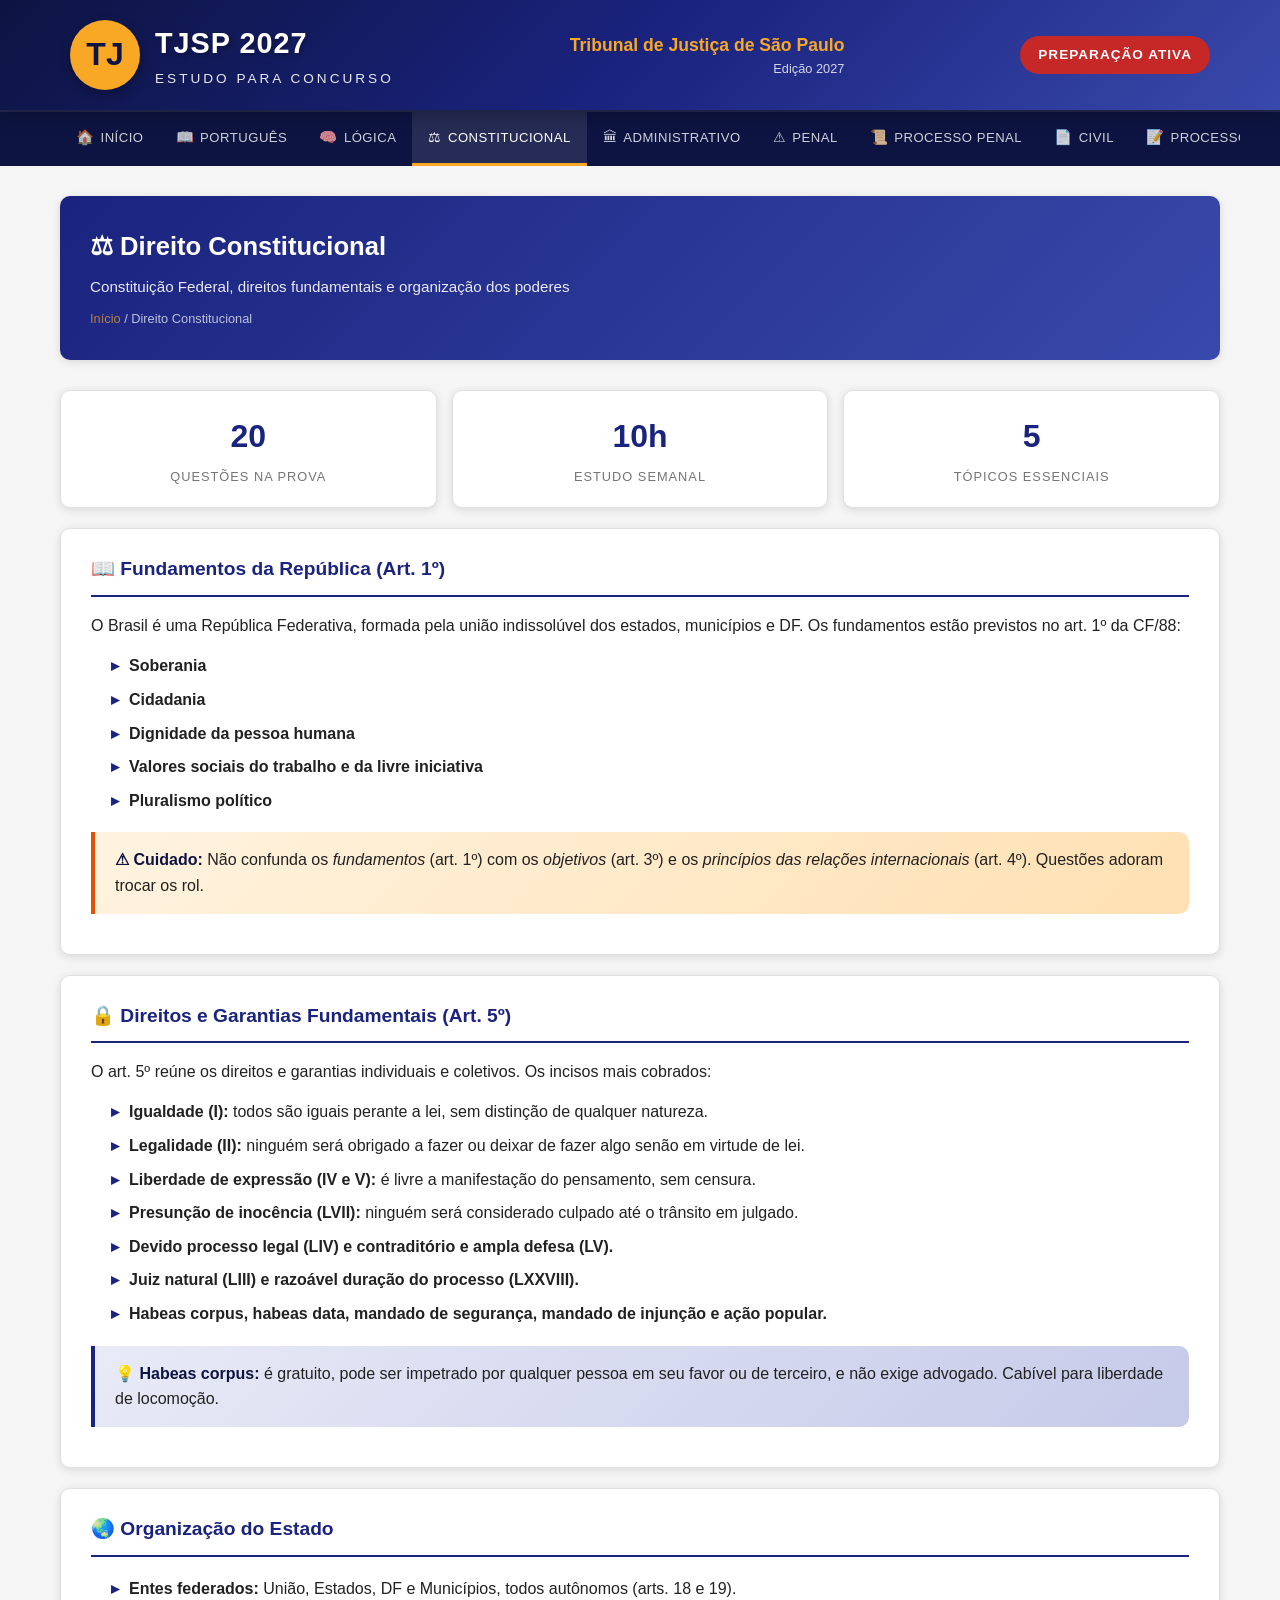
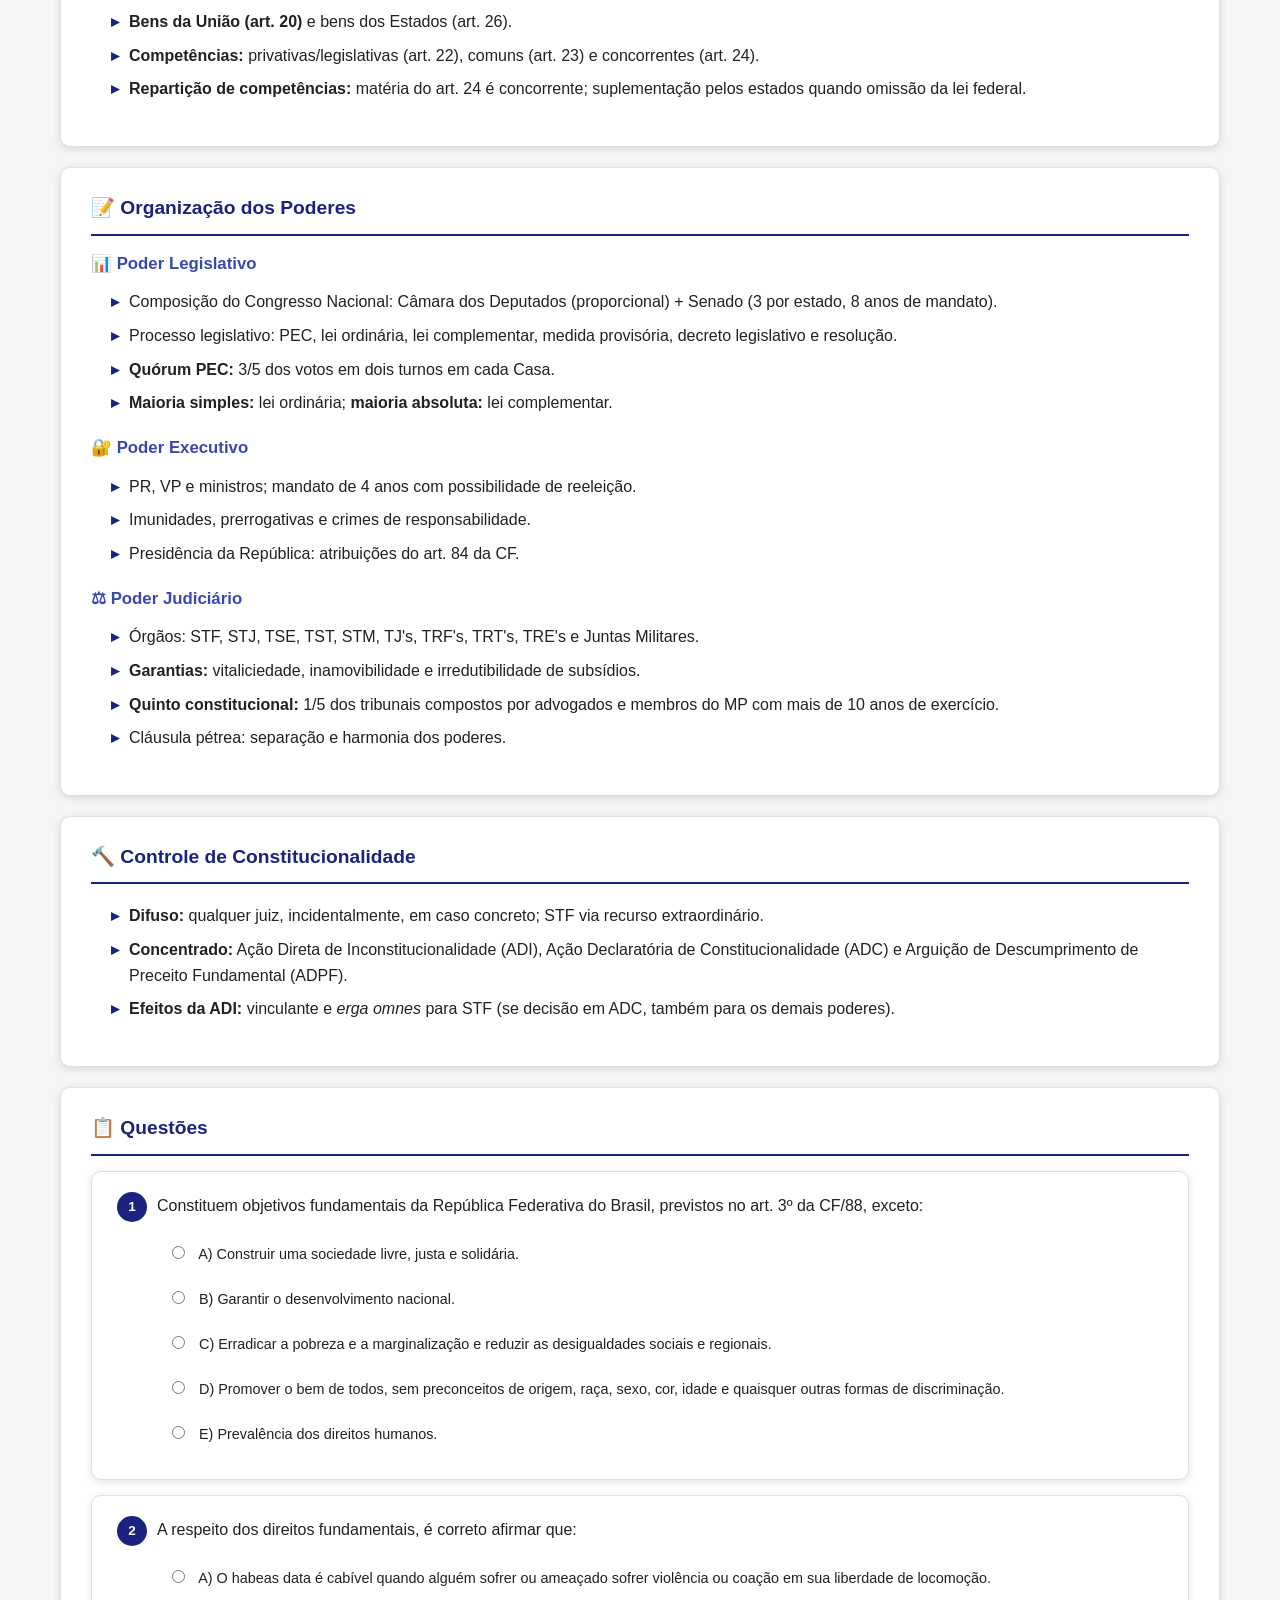
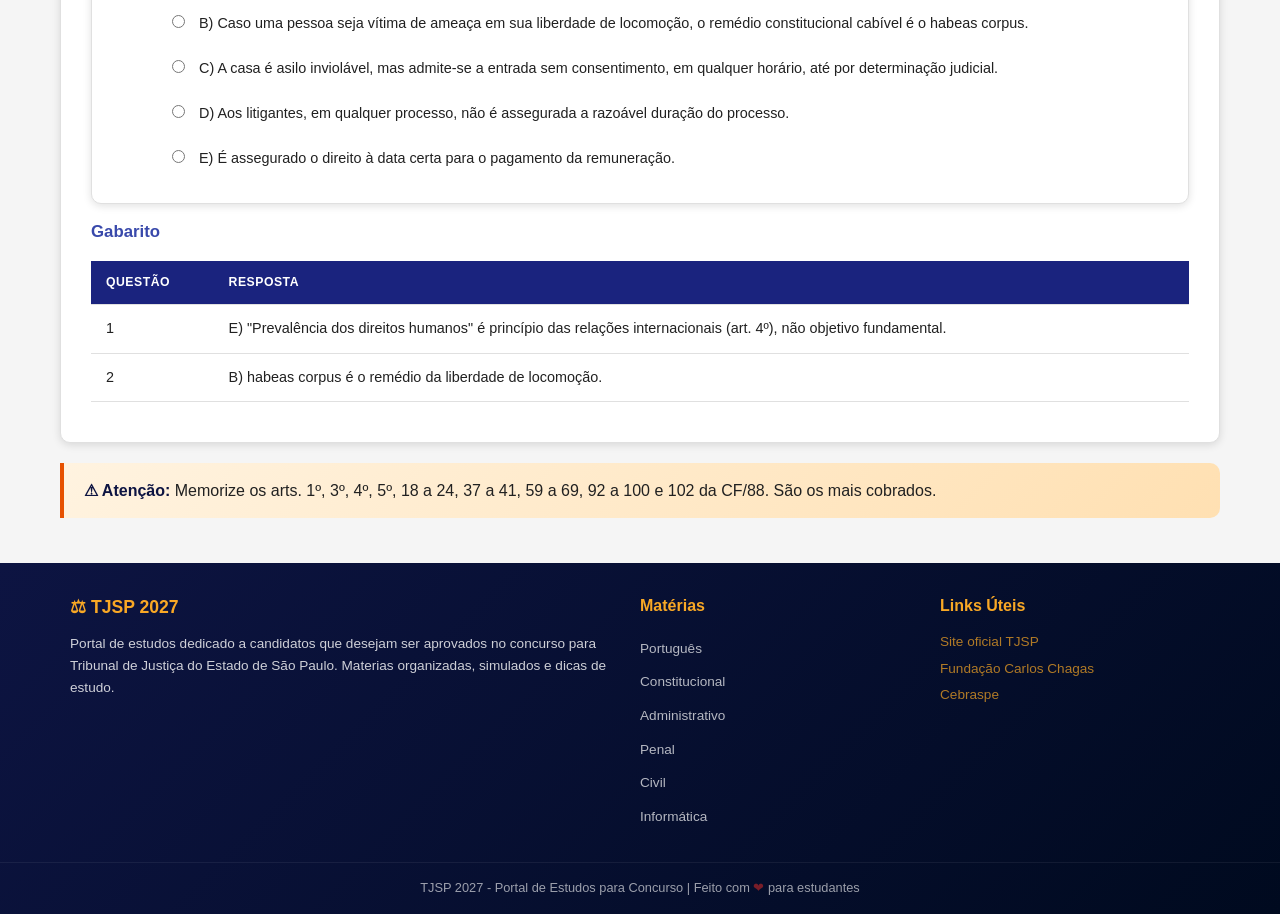
<file: paginas/constitucional.html>
<!DOCTYPE html>
<html lang="pt-BR">
<head>
    <meta charset="UTF-8">
    <meta name="viewport" content="width=device-width, initial-scale=1.0">
    <title>Direito Constitucional - TJSP 2027</title>
    <link rel="stylesheet" href="../css/estilo.css">
</head>
<body>
    <header>
        <div class="header-content">
            <div class="header-logo">
                <div class="logo-icon">TJ</div>
                <div class="header-title">
                    <h1>TJSP 2027</h1>
                    <p>Estudo para Concurso</p>
                </div>
            </div>
            <div class="header-info">
                <div class="concurso">Tribunal de Justiça de São Paulo</div>
                <div class="ano">Edição 2027</div>
            </div>
            <div class="header-badge">Preparação Ativa</div>
        </div>
    </header>

    <nav>
        <button class="menu-toggle" aria-label="Abrir menu" aria-expanded="false">&#9776;</button>
        <div class="nav-content">
            <div class="nav-item"><a href="../index.html"><span class="nav-icon">&#127968;</span> Início</a></div>
            <div class="nav-item"><a href="portugues.html"><span class="nav-icon">&#128214;</span> Português</a></div>
            <div class="nav-item"><a href="logica.html"><span class="nav-icon">&#129504;</span> Lógica</a></div>
            <div class="nav-item"><a href="constitucional.html" class="active"><span class="nav-icon">&#9878;</span> Constitucional</a></div>
            <div class="nav-item"><a href="administrativo.html"><span class="nav-icon">&#127963;</span> Administrativo</a></div>
            <div class="nav-item"><a href="penal.html"><span class="nav-icon">&#9888;</span> Penal</a></div>
            <div class="nav-item"><a href="processual-penal.html"><span class="nav-icon">&#128220;</span> Processo Penal</a></div>
            <div class="nav-item"><a href="civil.html"><span class="nav-icon">&#128196;</span> Civil</a></div>
            <div class="nav-item"><a href="processual-civil.html"><span class="nav-icon">&#128221;</span> Processo Civil</a></div>
            <div class="nav-item"><a href="trabalho.html"><span class="nav-icon">&#128188;</span> Trabalho</a></div>
            <div class="nav-item"><a href="tributario.html"><span class="nav-icon">&#128176;</span> Tributário</a></div>
            <div class="nav-item"><a href="informatica.html"><span class="nav-icon">&#128187;</span> Informática</a></div>
            <div class="nav-item"><a href="simulados.html"><span class="nav-icon">&#128203;</span> Simulados</a></div>
        </div>
    </nav>

    <main>
        <div class="page-header">
            <h2>&#9878; Direito Constitucional</h2>
            <p>Constituição Federal, direitos fundamentais e organização dos poderes</p>
            <div class="breadcrumb"><a href="../index.html">Início</a> / Direito Constitucional</div>
        </div>

        <div class="stats-grid">
            <div class="stat-card">
                <div class="stat-number">20</div>
                <div class="stat-label">Questões na prova</div>
            </div>
            <div class="stat-card">
                <div class="stat-number">10h</div>
                <div class="stat-label">Estudo semanal</div>
            </div>
            <div class="stat-card">
                <div class="stat-number">5</div>
                <div class="stat-label">Tópicos essenciais</div>
            </div>
        </div>

        <div class="content-section">
            <h3>&#128214; Fundamentos da República (Art. 1º)</h3>
            <p>O Brasil é uma República Federativa, formada pela união indissolúvel dos estados, municípios e DF. Os fundamentos estão previstos no art. 1º da CF/88:</p>
            <ul>
                <li><strong>Soberania</strong></li>
                <li><strong>Cidadania</strong></li>
                <li><strong>Dignidade da pessoa humana</strong></li>
                <li><strong>Valores sociais do trabalho e da livre iniciativa</strong></li>
                <li><strong>Pluralismo político</strong></li>
            </ul>
            <div class="highlight-box warning">
                <strong>&#9888; Cuidado:</strong> Não confunda os <em>fundamentos</em> (art. 1º) com os <em>objetivos</em> (art. 3º) e os <em>princípios das relações internacionais</em> (art. 4º). Questões adoram trocar os rol.
            </div>
        </div>

        <div class="content-section">
            <h3>&#128274; Direitos e Garantias Fundamentais (Art. 5º)</h3>
            <p>O art. 5º reúne os direitos e garantias individuais e coletivos. Os incisos mais cobrados:</p>
            <ul>
                <li><strong>Igualdade (I):</strong> todos são iguais perante a lei, sem distinção de qualquer natureza.</li>
                <li><strong>Legalidade (II):</strong> ninguém será obrigado a fazer ou deixar de fazer algo senão em virtude de lei.</li>
                <li><strong>Liberdade de expressão (IV e V):</strong> é livre a manifestação do pensamento, sem censura.</li>
                <li><strong>Presunção de inocência (LVII):</strong> ninguém será considerado culpado até o trânsito em julgado.</li>
                <li><strong>Devido processo legal (LIV) e contraditório e ampla defesa (LV).</strong></li>
                <li><strong>Juiz natural (LIII) e razoável duração do processo (LXXVIII).</strong></li>
                <li><strong>Habeas corpus, habeas data, mandado de segurança, mandado de injunção e ação popular.</strong></li>
            </ul>
            <div class="highlight-box">
                <strong>&#128161; Habeas corpus:</strong> é gratuito, pode ser impetrado por qualquer pessoa em seu favor ou de terceiro, e não exige advogado. Cabível para liberdade de locomoção.
            </div>
        </div>

        <div class="content-section">
            <h3>&#127759; Organização do Estado</h3>
            <ul>
                <li><strong>Entes federados:</strong> União, Estados, DF e Municípios, todos autônomos (arts. 18 e 19).</li>
                <li><strong>Bens da União (art. 20)</strong> e bens dos Estados (art. 26).</li>
                <li><strong>Competências:</strong> privativas/legislativas (art. 22), comuns (art. 23) e concorrentes (art. 24).</li>
                <li><strong>Repartição de competências:</strong> matéria do art. 24 é concorrente; suplementação pelos estados quando omissão da lei federal.</li>
            </ul>
        </div>

        <div class="content-section">
            <h3>&#128221; Organização dos Poderes</h3>
            <h4>&#128202; Poder Legislativo</h4>
            <ul>
                <li>Composição do Congresso Nacional: Câmara dos Deputados (proporcional) + Senado (3 por estado, 8 anos de mandato).</li>
                <li>Processo legislativo: PEC, lei ordinária, lei complementar, medida provisória, decreto legislativo e resolução.</li>
                <li><strong>Quórum PEC:</strong> 3/5 dos votos em dois turnos em cada Casa.</li>
                <li><strong>Maioria simples:</strong> lei ordinária; <strong>maioria absoluta:</strong> lei complementar.</li>
            </ul>
            <h4>&#128272; Poder Executivo</h4>
            <ul>
                <li>PR, VP e ministros; mandato de 4 anos com possibilidade de reeleição.</li>
                <li>Imunidades, prerrogativas e crimes de responsabilidade.</li>
                <li>Presidência da República: atribuições do art. 84 da CF.</li>
            </ul>
            <h4>&#9878; Poder Judiciário</h4>
            <ul>
                <li>Órgãos: STF, STJ, TSE, TST, STM, TJ's, TRF's, TRT's, TRE's e Juntas Militares.</li>
                <li><strong>Garantias:</strong> vitaliciedade, inamovibilidade e irredutibilidade de subsídios.</li>
                <li><strong>Quinto constitucional:</strong> 1/5 dos tribunais compostos por advogados e membros do MP com mais de 10 anos de exercício.</li>
                <li>Cláusula pétrea: separação e harmonia dos poderes.</li>
            </ul>
        </div>

        <div class="content-section">
            <h3>&#128296; Controle de Constitucionalidade</h3>
            <ul>
                <li><strong>Difuso:</strong> qualquer juiz, incidentalmente, em caso concreto; STF via recurso extraordinário.</li>
                <li><strong>Concentrado:</strong> Ação Direta de Inconstitucionalidade (ADI), Ação Declaratória de Constitucionalidade (ADC) e Arguição de Descumprimento de Preceito Fundamental (ADPF).</li>
                <li><strong>Efeitos da ADI:</strong> vinculante e <em>erga omnes</em> para STF (se decisão em ADC, também para os demais poderes).</li>
            </ul>
        </div>

        <div class="content-section">
            <h3>&#128203; Questões</h3>
            <div class="questao">
                <span class="numero">1</span><span class="texto">Constituem objetivos fundamentais da República Federativa do Brasil, previstos no art. 3º da CF/88, exceto:</span>
                <div class="alternativas">
                    <label><input type="radio" name="q1" value="a"> A) Construir uma sociedade livre, justa e solidária.</label>
                    <label><input type="radio" name="q1" value="b"> B) Garantir o desenvolvimento nacional.</label>
                    <label><input type="radio" name="q1" value="c"> C) Erradicar a pobreza e a marginalização e reduzir as desigualdades sociais e regionais.</label>
                    <label><input type="radio" name="q1" value="d"> D) Promover o bem de todos, sem preconceitos de origem, raça, sexo, cor, idade e quaisquer outras formas de discriminação.</label>
                    <label><input type="radio" name="q1" value="e"> E) Prevalência dos direitos humanos.</label>
                </div>
            </div>
            <div class="questao">
                <span class="numero">2</span><span class="texto">A respeito dos direitos fundamentais, é correto afirmar que:</span>
                <div class="alternativas">
                    <label><input type="radio" name="q2" value="a"> A) O habeas data é cabível quando alguém sofrer ou ameaçado sofrer violência ou coação em sua liberdade de locomoção.</label>
                    <label><input type="radio" name="q2" value="b"> B) Caso uma pessoa seja vítima de ameaça em sua liberdade de locomoção, o remédio constitucional cabível é o habeas corpus.</label>
                    <label><input type="radio" name="q2" value="c"> C) A casa é asilo inviolável, mas admite-se a entrada sem consentimento, em qualquer horário, até por determinação judicial.</label>
                    <label><input type="radio" name="q2" value="d"> D) Aos litigantes, em qualquer processo, não é assegurada a razoável duração do processo.</label>
                    <label><input type="radio" name="q2" value="e"> E) É assegurado o direito à data certa para o pagamento da remuneração.</label>
                </div>
            </div>
            <h4 class="mt-20">Gabarito</h4>
            <table>
                <tr><th>Questão</th><th>Resposta</th></tr>
                <tr><td>1</td><td>E) "Prevalência dos direitos humanos" é princípio das relações internacionais (art. 4º), não objetivo fundamental.</td></tr>
                <tr><td>2</td><td>B) habeas corpus é o remédio da liberdade de locomoção.</td></tr>
            </table>
        </div>

        <div class="highlight-box warning mt-20">
            <strong>&#9888; Atenção:</strong> Memorize os arts. 1º, 3º, 4º, 5º, 18 a 24, 37 a 41, 59 a 69, 92 a 100 e 102 da CF/88. São os mais cobrados.
        </div>
    </main>

    <footer>
        <div class="footer-content">
            <div class="footer-about">
                <h3>&#9878; TJSP 2027</h3>
                <p>Portal de estudos dedicado a candidatos que desejam ser aprovados no concurso para Tribunal de Justiça do Estado de São Paulo. Materias organizadas, simulados e dicas de estudo.</p>
            </div>
            <div class="footer-links">
                <h3>Matérias</h3>
                <ul>
                    <li><a href="portugues.html">Português</a></li>
                    <li><a href="constitucional.html">Constitucional</a></li>
                    <li><a href="administrativo.html">Administrativo</a></li>
                    <li><a href="penal.html">Penal</a></li>
                    <li><a href="civil.html">Civil</a></li>
                    <li><a href="informatica.html">Informática</a></li>
                </ul>
            </div>
            <div class="footer-contact">
                <h3>Links Úteis</h3>
                <p><a href="https://www.tjsp.jus.br" target="_blank" style="color: var(--gold);">Site oficial TJSP</a></p>
                <p><a href="https://www.fcc.org.br" target="_blank" style="color: var(--gold);">Fundação Carlos Chagas</a></p>
                <p><a href="https://www.cebraspe.org.br" target="_blank" style="color: var(--gold);">Cebraspe</a></p>
            </div>
        </div>
        <div class="footer-bottom">
            <p>TJSP 2027 - Portal de Estudos para Concurso | Feito com <span class="heart">&#10084;</span> para estudantes</p>
        </div>
    </footer>

    <script src="../js/menu.js"></script>
</body>
</html>
</file>
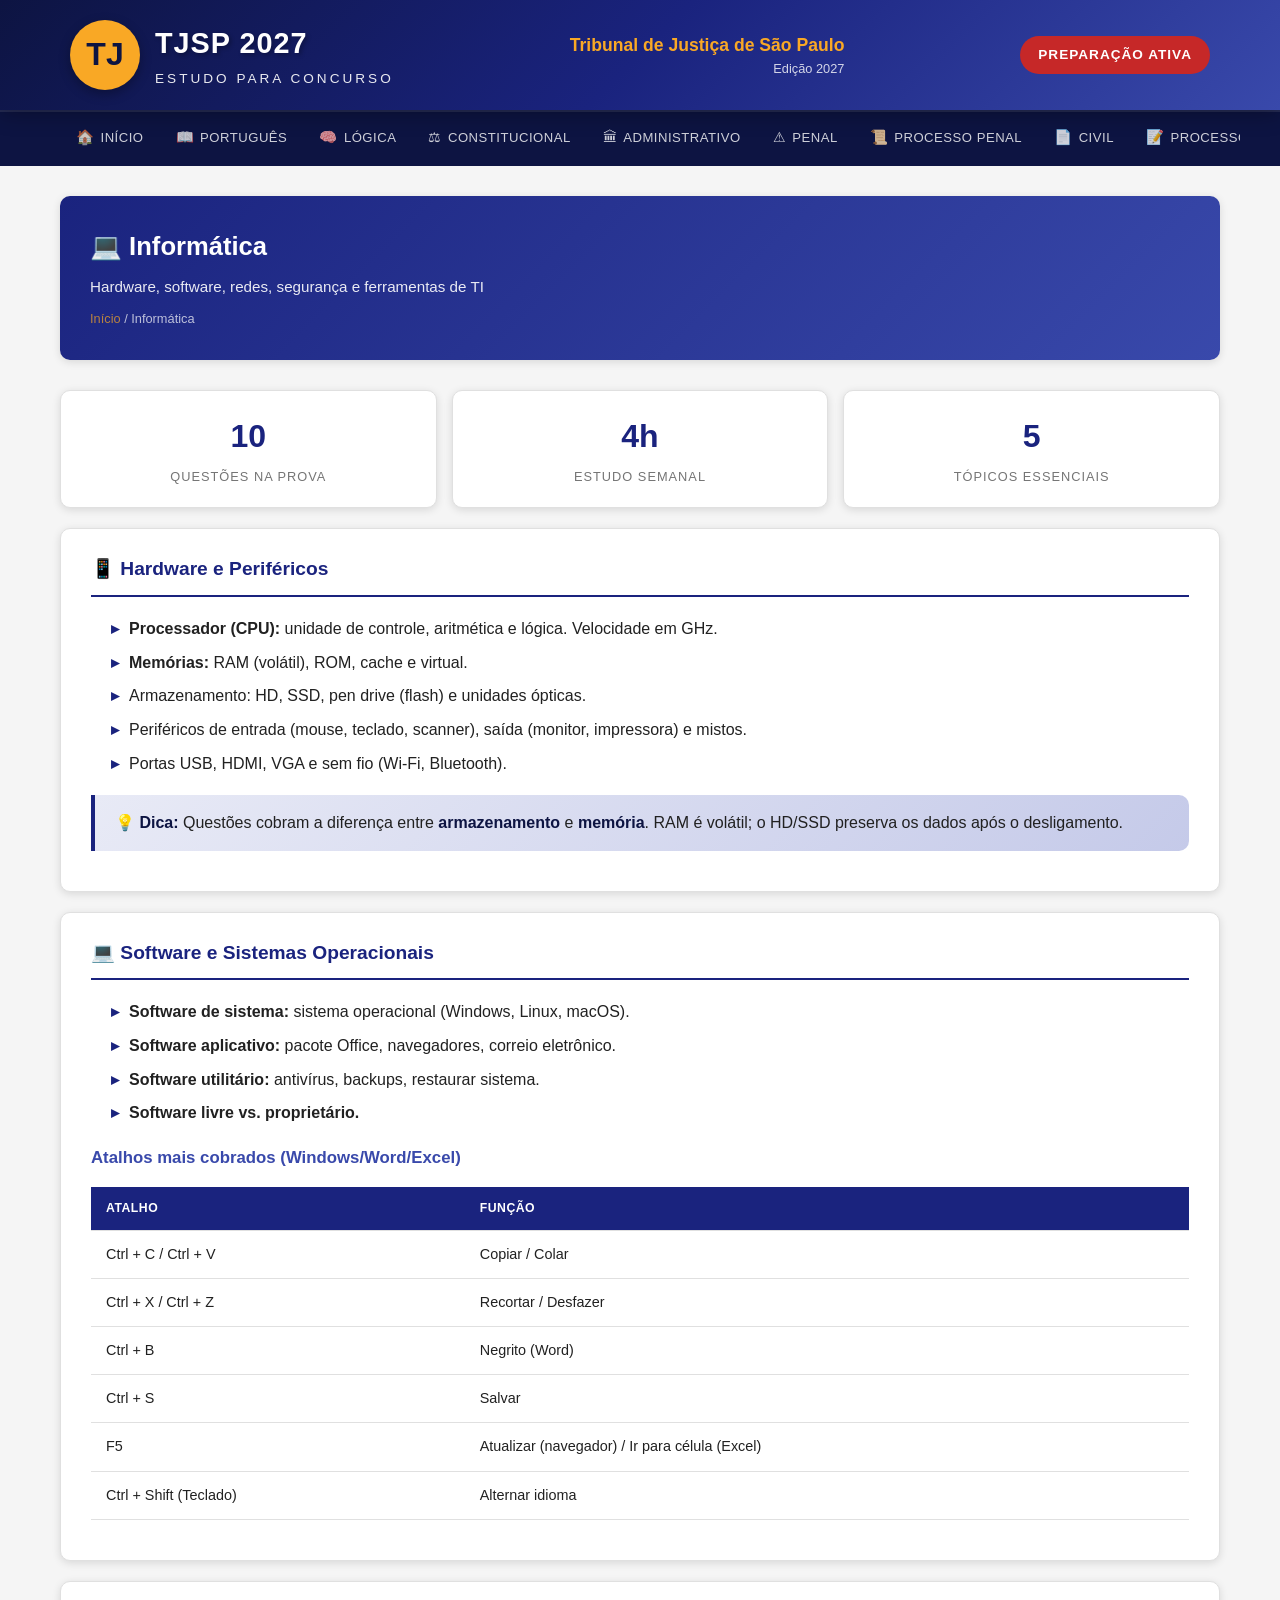
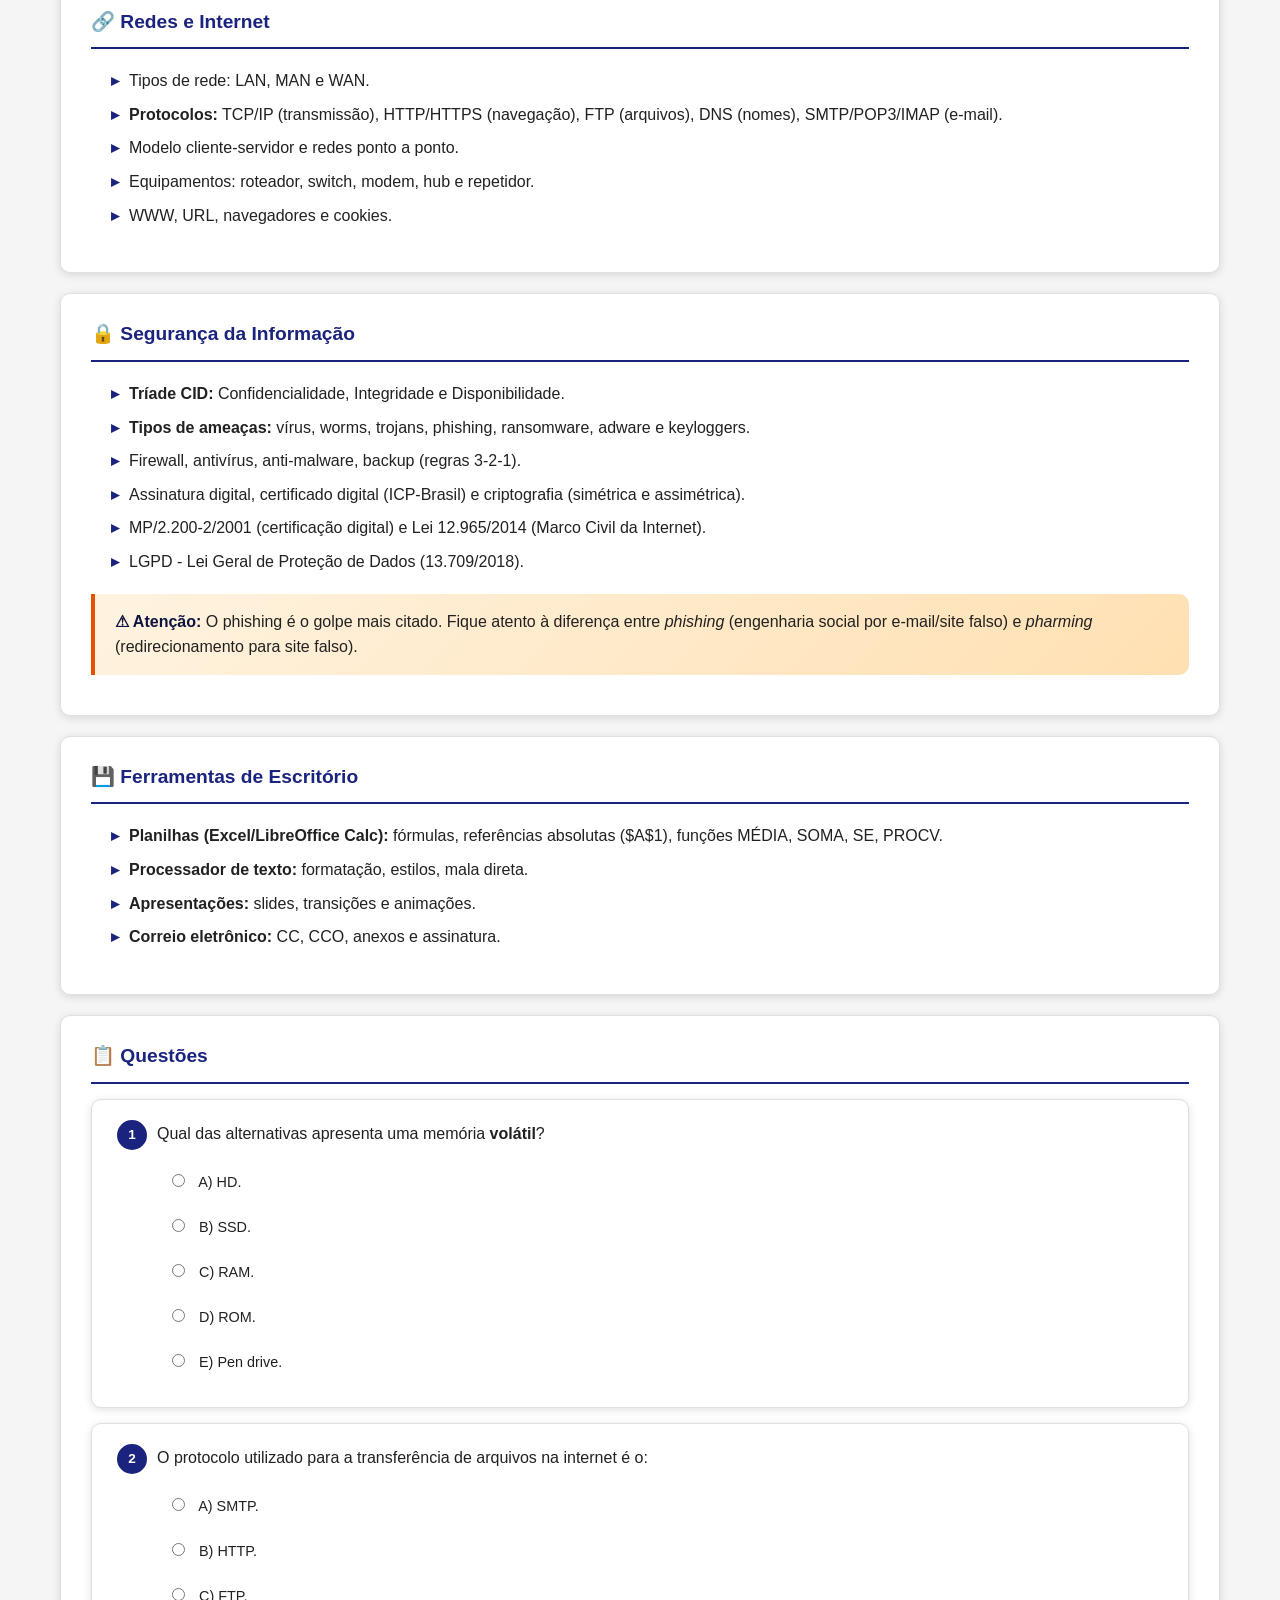
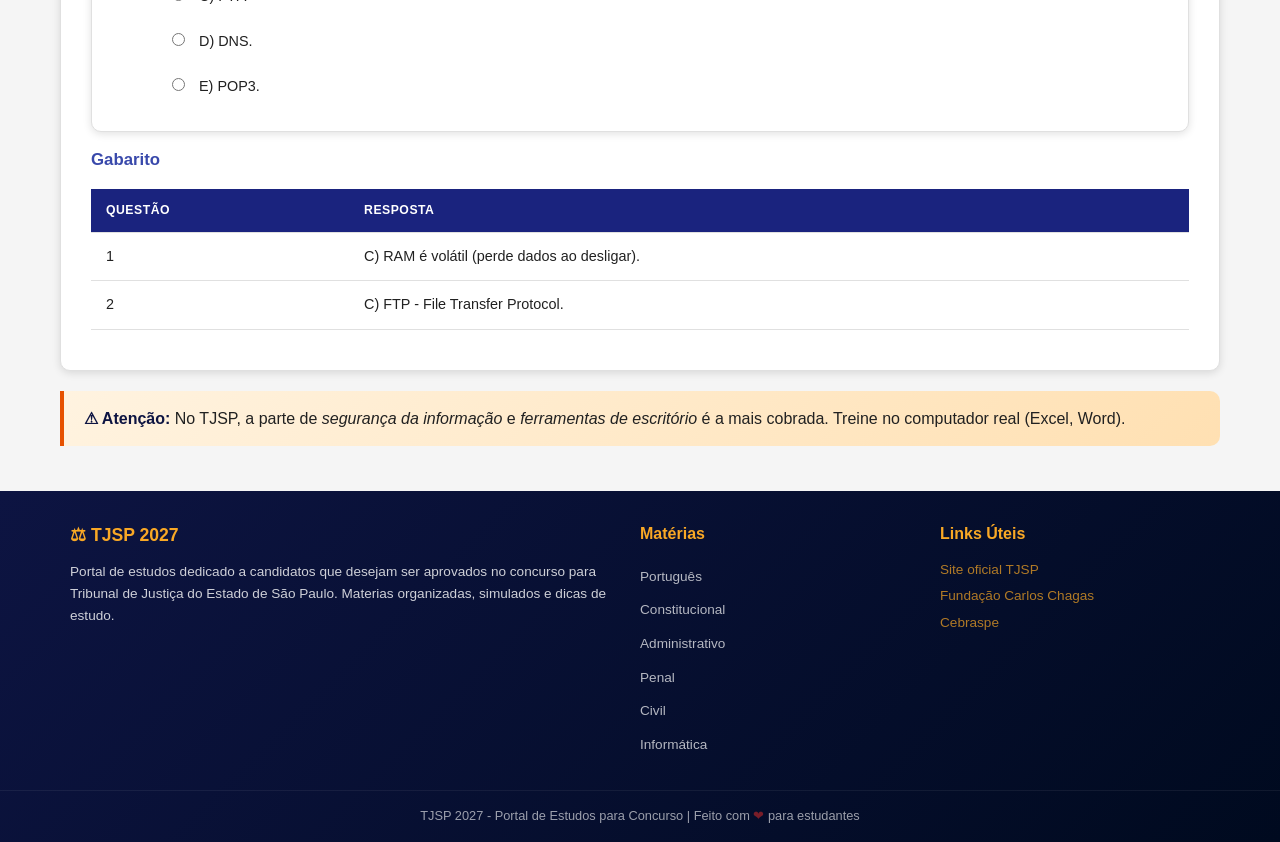
<file: paginas/informatica.html>
<!DOCTYPE html>
<html lang="pt-BR">
<head>
    <meta charset="UTF-8">
    <meta name="viewport" content="width=device-width, initial-scale=1.0">
    <title>Informática - TJSP 2027</title>
    <link rel="stylesheet" href="../css/estilo.css">
</head>
<body>
    <header>
        <div class="header-content">
            <div class="header-logo">
                <div class="logo-icon">TJ</div>
                <div class="header-title">
                    <h1>TJSP 2027</h1>
                    <p>Estudo para Concurso</p>
                </div>
            </div>
            <div class="header-info">
                <div class="concurso">Tribunal de Justiça de São Paulo</div>
                <div class="ano">Edição 2027</div>
            </div>
            <div class="header-badge">Preparação Ativa</div>
        </div>
    </header>

    <nav>
        <button class="menu-toggle" aria-label="Abrir menu" aria-expanded="false">&#9776;</button>
        <div class="nav-content">
            <div class="nav-item"><a href="../index.html"><span class="nav-icon">&#127968;</span> Início</a></div>
            <div class="nav-item"><a href="portugues.html"><span class="nav-icon">&#128214;</span> Português</a></div>
            <div class="nav-item"><a href="logica.html"><span class="nav-icon">&#129504;</span> Lógica</a></div>
            <div class="nav-item"><a href="constitucional.html"><span class="nav-icon">&#9878;</span> Constitucional</a></div>
            <div class="nav-item"><a href="administrativo.html"><span class="nav-icon">&#127963;</span> Administrativo</a></div>
            <div class="nav-item"><a href="penal.html"><span class="nav-icon">&#9888;</span> Penal</a></div>
            <div class="nav-item"><a href="processual-penal.html"><span class="nav-icon">&#128220;</span> Processo Penal</a></div>
            <div class="nav-item"><a href="civil.html"><span class="nav-icon">&#128196;</span> Civil</a></div>
            <div class="nav-item"><a href="processual-civil.html"><span class="nav-icon">&#128221;</span> Processo Civil</a></div>
            <div class="nav-item"><a href="trabalho.html"><span class="nav-icon">&#128188;</span> Trabalho</a></div>
            <div class="nav-item"><a href="tributario.html"><span class="nav-icon">&#128176;</span> Tributário</a></div>
            <div class="nav-item"><a href="informatica.html" class="active"><span class="nav-icon">&#128187;</span> Informática</a></div>
            <div class="nav-item"><a href="simulados.html"><span class="nav-icon">&#128203;</span> Simulados</a></div>
        </div>
    </nav>

    <main>
        <div class="page-header">
            <h2>&#128187; Informática</h2>
            <p>Hardware, software, redes, segurança e ferramentas de TI</p>
            <div class="breadcrumb"><a href="../index.html">Início</a> / Informática</div>
        </div>

        <div class="stats-grid">
            <div class="stat-card">
                <div class="stat-number">10</div>
                <div class="stat-label">Questões na prova</div>
            </div>
            <div class="stat-card">
                <div class="stat-number">4h</div>
                <div class="stat-label">Estudo semanal</div>
            </div>
            <div class="stat-card">
                <div class="stat-number">5</div>
                <div class="stat-label">Tópicos essenciais</div>
            </div>
        </div>

        <div class="content-section">
            <h3>&#128241; Hardware e Periféricos</h3>
            <ul>
                <li><strong>Processador (CPU):</strong> unidade de controle, aritmética e lógica. Velocidade em GHz.</li>
                <li><strong>Memórias:</strong> RAM (volátil), ROM, cache e virtual.</li>
                <li>Armazenamento: HD, SSD, pen drive (flash) e unidades ópticas.</li>
                <li>Periféricos de entrada (mouse, teclado, scanner), saída (monitor, impressora) e mistos.</li>
                <li>Portas USB, HDMI, VGA e sem fio (Wi-Fi, Bluetooth).</li>
            </ul>
            <div class="highlight-box">
                <strong>&#128161; Dica:</strong> Questões cobram a diferença entre <strong>armazenamento</strong> e <strong>memória</strong>. RAM é volátil; o HD/SSD preserva os dados após o desligamento.
            </div>
        </div>

        <div class="content-section">
            <h3>&#128187; Software e Sistemas Operacionais</h3>
            <ul>
                <li><strong>Software de sistema:</strong> sistema operacional (Windows, Linux, macOS).</li>
                <li><strong>Software aplicativo:</strong> pacote Office, navegadores, correio eletrônico.</li>
                <li><strong>Software utilitário:</strong> antivírus, backups, restaurar sistema.</li>
                <li><strong>Software livre vs. proprietário.</strong></li>
            </ul>
            <h4>Atalhos mais cobrados (Windows/Word/Excel)</h4>
            <table>
                <thead>
                    <tr><th>Atalho</th><th>Função</th></tr>
                </thead>
                <tbody>
                    <tr><td>Ctrl + C / Ctrl + V</td><td>Copiar / Colar</td></tr>
                    <tr><td>Ctrl + X / Ctrl + Z</td><td>Recortar / Desfazer</td></tr>
                    <tr><td>Ctrl + B</td><td>Negrito (Word)</td></tr>
                    <tr><td>Ctrl + S</td><td>Salvar</td></tr>
                    <tr><td>F5</td><td>Atualizar (navegador) / Ir para célula (Excel)</td></tr>
                    <tr><td>Ctrl + Shift (Teclado)</td><td>Alternar idioma</td></tr>
                </tbody>
            </table>
        </div>

        <div class="content-section">
            <h3>&#128279; Redes e Internet</h3>
            <ul>
                <li>Tipos de rede: LAN, MAN e WAN.</li>
                <li><strong>Protocolos:</strong> TCP/IP (transmissão), HTTP/HTTPS (navegação), FTP (arquivos), DNS (nomes), SMTP/POP3/IMAP (e-mail).</li>
                <li>Modelo cliente-servidor e redes ponto a ponto.</li>
                <li>Equipamentos: roteador, switch, modem, hub e repetidor.</li>
                <li>WWW, URL, navegadores e cookies.</li>
            </ul>
        </div>

        <div class="content-section">
            <h3>&#128274; Segurança da Informação</h3>
            <ul>
                <li><strong>Tríade CID:</strong> Confidencialidade, Integridade e Disponibilidade.</li>
                <li><strong>Tipos de ameaças:</strong> vírus, worms, trojans, phishing, ransomware, adware e keyloggers.</li>
                <li>Firewall, antivírus, anti-malware, backup (regras 3-2-1).</li>
                <li>Assinatura digital, certificado digital (ICP-Brasil) e criptografia (simétrica e assimétrica).</li>
                <li>MP/2.200-2/2001 (certificação digital) e Lei 12.965/2014 (Marco Civil da Internet).</li>
                <li>LGPD - Lei Geral de Proteção de Dados (13.709/2018).</li>
            </ul>
            <div class="highlight-box warning">
                <strong>&#9888; Atenção:</strong> O phishing é o golpe mais citado. Fique atento à diferença entre <em>phishing</em> (engenharia social por e-mail/site falso) e <em>pharming</em> (redirecionamento para site falso).
            </div>
        </div>

        <div class="content-section">
            <h3>&#128190; Ferramentas de Escritório</h3>
            <ul>
                <li><strong>Planilhas (Excel/LibreOffice Calc):</strong> fórmulas, referências absolutas ($A$1), funções MÉDIA, SOMA, SE, PROCV.</li>
                <li><strong>Processador de texto:</strong> formatação, estilos, mala direta.</li>
                <li><strong>Apresentações:</strong> slides, transições e animações.</li>
                <li><strong>Correio eletrônico:</strong> CC, CCO, anexos e assinatura.</li>
            </ul>
        </div>

        <div class="content-section">
            <h3>&#128203; Questões</h3>
            <div class="questao">
                <span class="numero">1</span><span class="texto">Qual das alternativas apresenta uma memória <strong>volátil</strong>?</span>
                <div class="alternativas">
                    <label><input type="radio" name="q1" value="a"> A) HD.</label>
                    <label><input type="radio" name="q1" value="b"> B) SSD.</label>
                    <label><input type="radio" name="q1" value="c"> C) RAM.</label>
                    <label><input type="radio" name="q1" value="d"> D) ROM.</label>
                    <label><input type="radio" name="q1" value="e"> E) Pen drive.</label>
                </div>
            </div>
            <div class="questao">
                <span class="numero">2</span><span class="texto">O protocolo utilizado para a transferência de arquivos na internet é o:</span>
                <div class="alternativas">
                    <label><input type="radio" name="q2" value="a"> A) SMTP.</label>
                    <label><input type="radio" name="q2" value="b"> B) HTTP.</label>
                    <label><input type="radio" name="q2" value="c"> C) FTP.</label>
                    <label><input type="radio" name="q2" value="d"> D) DNS.</label>
                    <label><input type="radio" name="q2" value="e"> E) POP3.</label>
                </div>
            </div>
            <h4 class="mt-20">Gabarito</h4>
            <table>
                <tr><th>Questão</th><th>Resposta</th></tr>
                <tr><td>1</td><td>C) RAM é volátil (perde dados ao desligar).</td></tr>
                <tr><td>2</td><td>C) FTP - File Transfer Protocol.</td></tr>
            </table>
        </div>

        <div class="highlight-box warning mt-20">
            <strong>&#9888; Atenção:</strong> No TJSP, a parte de <em>segurança da informação</em> e <em>ferramentas de escritório</em> é a mais cobrada. Treine no computador real (Excel, Word).
        </div>
    </main>

    <footer>
        <div class="footer-content">
            <div class="footer-about">
                <h3>&#9878; TJSP 2027</h3>
                <p>Portal de estudos dedicado a candidatos que desejam ser aprovados no concurso para Tribunal de Justiça do Estado de São Paulo. Materias organizadas, simulados e dicas de estudo.</p>
            </div>
            <div class="footer-links">
                <h3>Matérias</h3>
                <ul>
                    <li><a href="portugues.html">Português</a></li>
                    <li><a href="constitucional.html">Constitucional</a></li>
                    <li><a href="administrativo.html">Administrativo</a></li>
                    <li><a href="penal.html">Penal</a></li>
                    <li><a href="civil.html">Civil</a></li>
                    <li><a href="informatica.html">Informática</a></li>
                </ul>
            </div>
            <div class="footer-contact">
                <h3>Links Úteis</h3>
                <p><a href="https://www.tjsp.jus.br" target="_blank" style="color: var(--gold);">Site oficial TJSP</a></p>
                <p><a href="https://www.fcc.org.br" target="_blank" style="color: var(--gold);">Fundação Carlos Chagas</a></p>
                <p><a href="https://www.cebraspe.org.br" target="_blank" style="color: var(--gold);">Cebraspe</a></p>
            </div>
        </div>
        <div class="footer-bottom">
            <p>TJSP 2027 - Portal de Estudos para Concurso | Feito com <span class="heart">&#10084;</span> para estudantes</p>
        </div>
    </footer>

    <script src="../js/menu.js"></script>
</body>
</html>
</file>
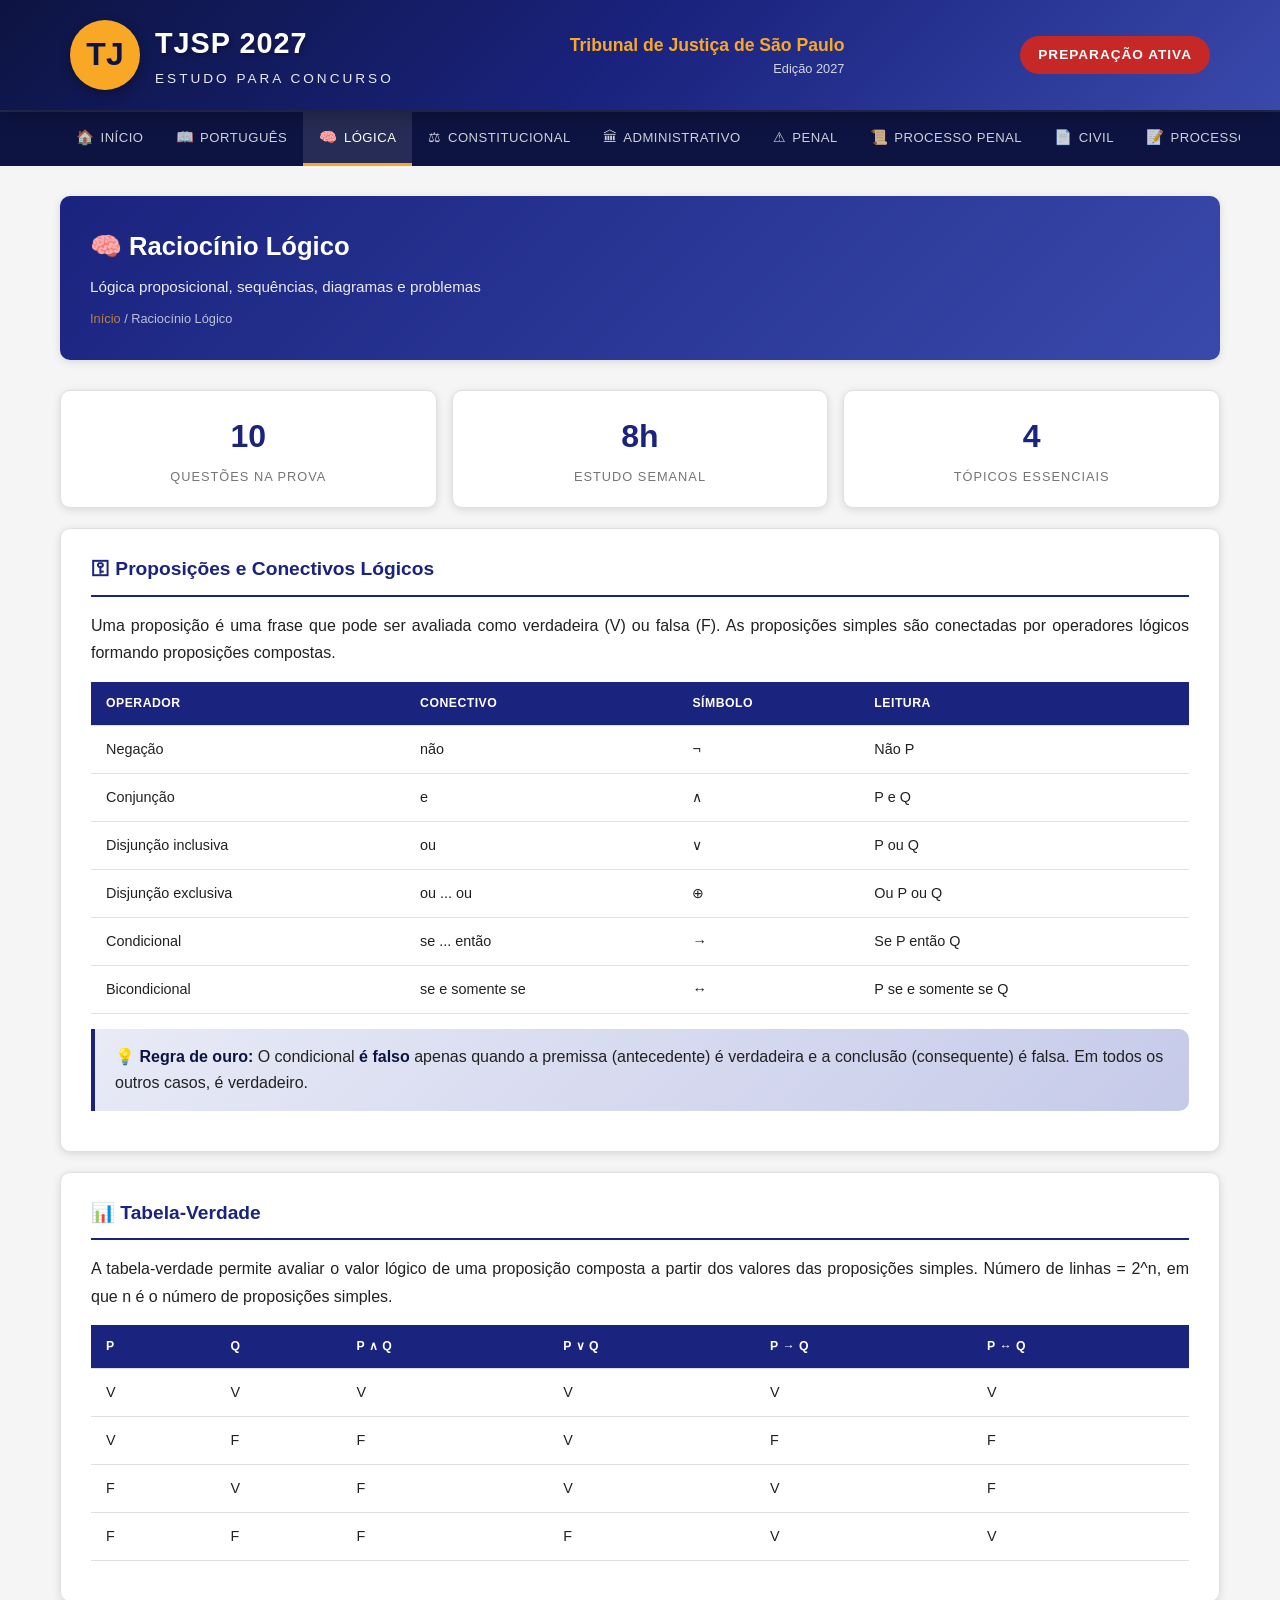
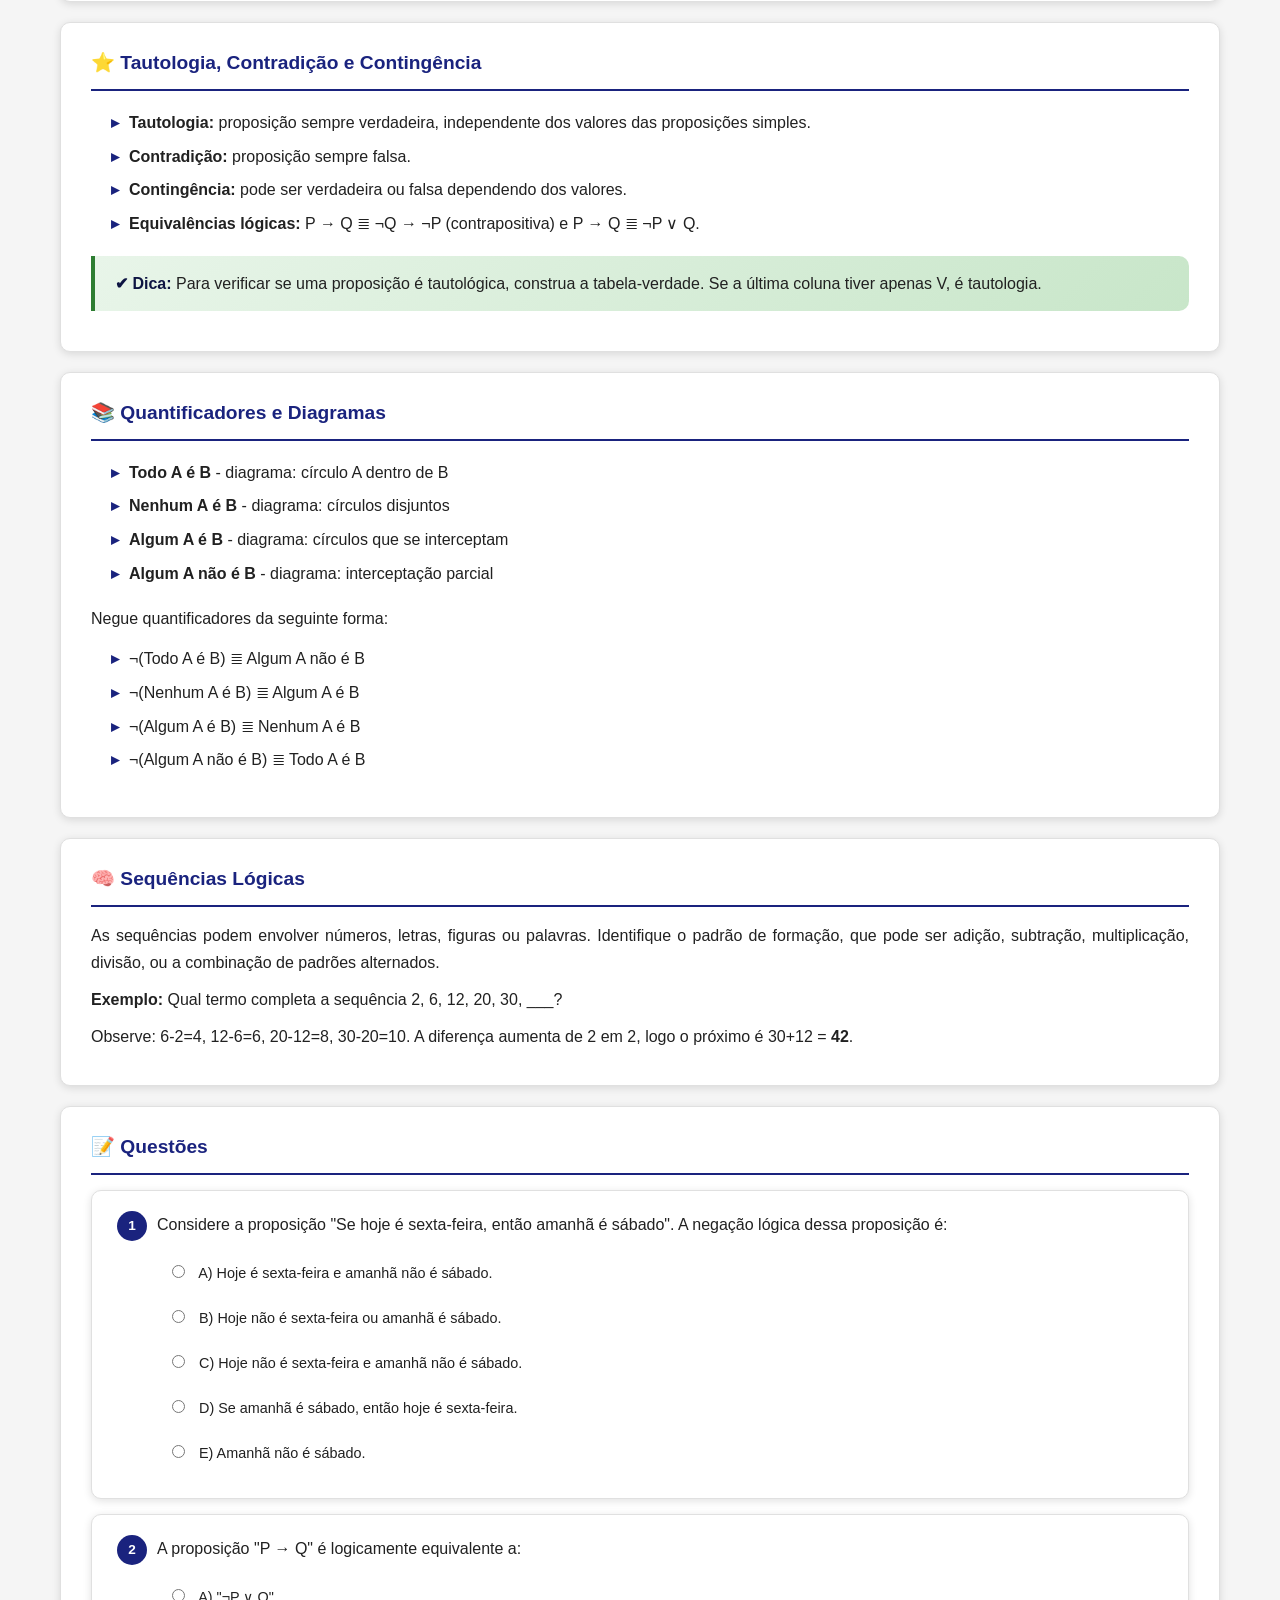
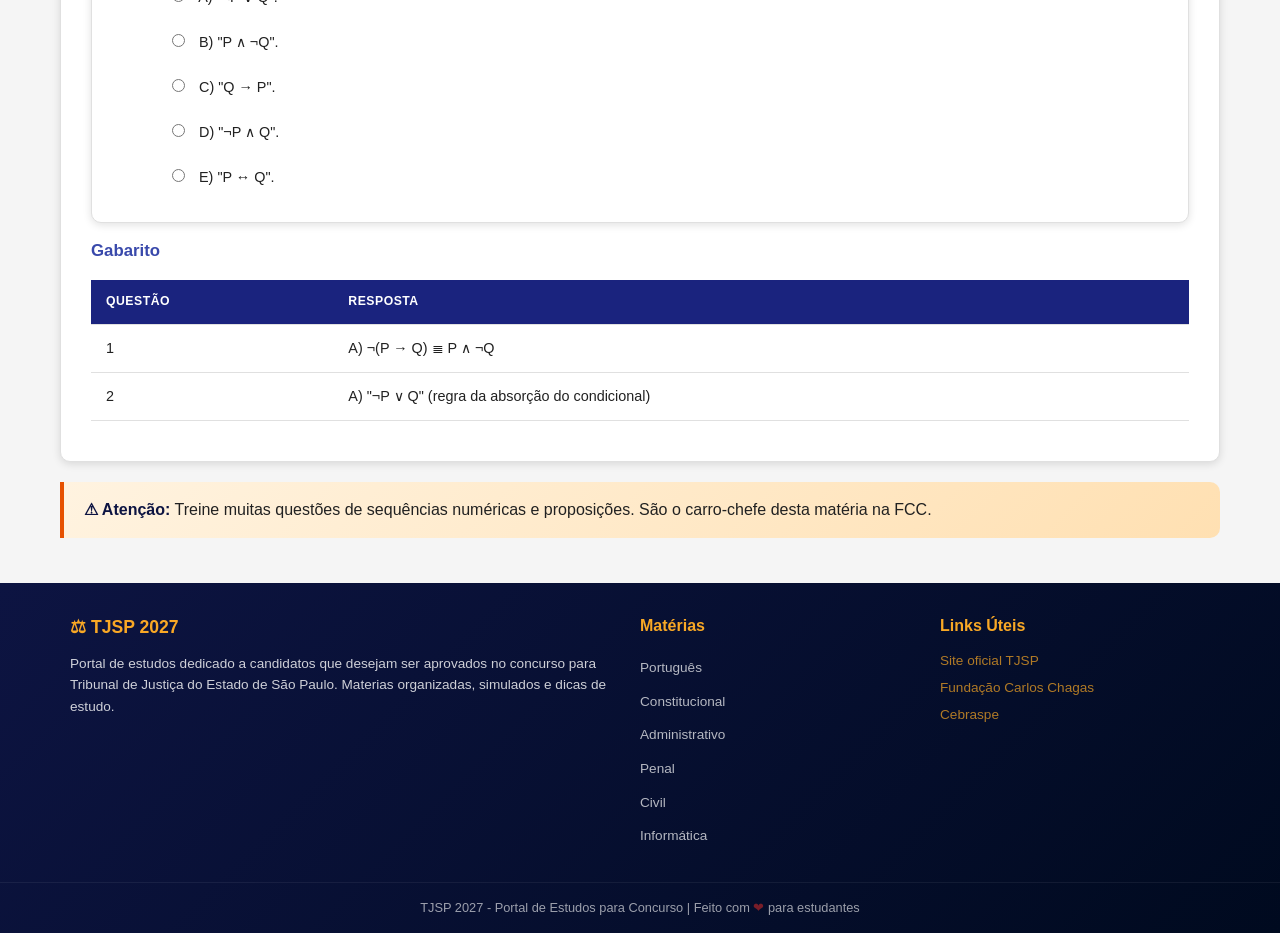
<file: paginas/logica.html>
<!DOCTYPE html>
<html lang="pt-BR">
<head>
    <meta charset="UTF-8">
    <meta name="viewport" content="width=device-width, initial-scale=1.0">
    <title>Raciocínio Lógico - TJSP 2027</title>
    <link rel="stylesheet" href="../css/estilo.css">
</head>
<body>
    <header>
        <div class="header-content">
            <div class="header-logo">
                <div class="logo-icon">TJ</div>
                <div class="header-title">
                    <h1>TJSP 2027</h1>
                    <p>Estudo para Concurso</p>
                </div>
            </div>
            <div class="header-info">
                <div class="concurso">Tribunal de Justiça de São Paulo</div>
                <div class="ano">Edição 2027</div>
            </div>
            <div class="header-badge">Preparação Ativa</div>
        </div>
    </header>

    <nav>
        <button class="menu-toggle" aria-label="Abrir menu" aria-expanded="false">&#9776;</button>
        <div class="nav-content">
            <div class="nav-item"><a href="../index.html"><span class="nav-icon">&#127968;</span> Início</a></div>
            <div class="nav-item"><a href="portugues.html"><span class="nav-icon">&#128214;</span> Português</a></div>
            <div class="nav-item"><a href="logica.html" class="active"><span class="nav-icon">&#129504;</span> Lógica</a></div>
            <div class="nav-item"><a href="constitucional.html"><span class="nav-icon">&#9878;</span> Constitucional</a></div>
            <div class="nav-item"><a href="administrativo.html"><span class="nav-icon">&#127963;</span> Administrativo</a></div>
            <div class="nav-item"><a href="penal.html"><span class="nav-icon">&#9888;</span> Penal</a></div>
            <div class="nav-item"><a href="processual-penal.html"><span class="nav-icon">&#128220;</span> Processo Penal</a></div>
            <div class="nav-item"><a href="civil.html"><span class="nav-icon">&#128196;</span> Civil</a></div>
            <div class="nav-item"><a href="processual-civil.html"><span class="nav-icon">&#128221;</span> Processo Civil</a></div>
            <div class="nav-item"><a href="trabalho.html"><span class="nav-icon">&#128188;</span> Trabalho</a></div>
            <div class="nav-item"><a href="tributario.html"><span class="nav-icon">&#128176;</span> Tributário</a></div>
            <div class="nav-item"><a href="informatica.html"><span class="nav-icon">&#128187;</span> Informática</a></div>
            <div class="nav-item"><a href="simulados.html"><span class="nav-icon">&#128203;</span> Simulados</a></div>
        </div>
    </nav>

    <main>
        <div class="page-header">
            <h2>&#129504; Raciocínio Lógico</h2>
            <p>Lógica proposicional, sequências, diagramas e problemas</p>
            <div class="breadcrumb"><a href="../index.html">Início</a> / Raciocínio Lógico</div>
        </div>

        <div class="stats-grid">
            <div class="stat-card">
                <div class="stat-number">10</div>
                <div class="stat-label">Questões na prova</div>
            </div>
            <div class="stat-card">
                <div class="stat-number">8h</div>
                <div class="stat-label">Estudo semanal</div>
            </div>
            <div class="stat-card">
                <div class="stat-number">4</div>
                <div class="stat-label">Tópicos essenciais</div>
            </div>
        </div>

        <div class="content-section">
            <h3>&#9919; Proposições e Conectivos Lógicos</h3>
            <p>Uma proposição é uma frase que pode ser avaliada como verdadeira (V) ou falsa (F). As proposições simples são conectadas por operadores lógicos formando proposições compostas.</p>
            <table>
                <thead>
                    <tr><th>Operador</th><th>Conectivo</th><th>Símbolo</th><th>Leitura</th></tr>
                </thead>
                <tbody>
                    <tr><td>Negação</td><td>não</td><td>&#172;</td><td>Não P</td></tr>
                    <tr><td>Conjunção</td><td>e</td><td>&#8743;</td><td>P e Q</td></tr>
                    <tr><td>Disjunção inclusiva</td><td>ou</td><td>&#8744;</td><td>P ou Q</td></tr>
                    <tr><td>Disjunção exclusiva</td><td>ou ... ou</td><td>&#8853;</td><td>Ou P ou Q</td></tr>
                    <tr><td>Condicional</td><td>se ... então</td><td>&#8594;</td><td>Se P então Q</td></tr>
                    <tr><td>Bicondicional</td><td>se e somente se</td><td>&#8596;</td><td>P se e somente se Q</td></tr>
                </tbody>
            </table>
            <div class="highlight-box">
                <strong>&#128161; Regra de ouro:</strong> O condicional <strong>é falso</strong> apenas quando a premissa (antecedente) é verdadeira e a conclusão (consequente) é falsa. Em todos os outros casos, é verdadeiro.
            </div>
        </div>

        <div class="content-section">
            <h3>&#128202; Tabela-Verdade</h3>
            <p>A tabela-verdade permite avaliar o valor lógico de uma proposição composta a partir dos valores das proposições simples. Número de linhas = 2^n, em que n é o número de proposições simples.</p>
            <table>
                <thead>
                    <tr><th>P</th><th>Q</th><th>P &#8743; Q</th><th>P &#8744; Q</th><th>P &#8594; Q</th><th>P &#8596; Q</th></tr>
                </thead>
                <tbody>
                    <tr><td>V</td><td>V</td><td>V</td><td>V</td><td>V</td><td>V</td></tr>
                    <tr><td>V</td><td>F</td><td>F</td><td>V</td><td>F</td><td>F</td></tr>
                    <tr><td>F</td><td>V</td><td>F</td><td>V</td><td>V</td><td>F</td></tr>
                    <tr><td>F</td><td>F</td><td>F</td><td>F</td><td>V</td><td>V</td></tr>
                </tbody>
            </table>
        </div>

        <div class="content-section">
            <h3>&#11088; Tautologia, Contradição e Contingência</h3>
            <ul>
                <li><strong>Tautologia:</strong> proposição sempre verdadeira, independente dos valores das proposições simples.</li>
                <li><strong>Contradição:</strong> proposição sempre falsa.</li>
                <li><strong>Contingência:</strong> pode ser verdadeira ou falsa dependendo dos valores.</li>
                <li><strong>Equivalências lógicas:</strong> P &#8594; Q &#8803; &#172;Q &#8594; &#172;P (contrapositiva) e P &#8594; Q &#8803; &#172;P &#8744; Q.</li>
            </ul>
            <div class="highlight-box success">
                <strong>&#10004; Dica:</strong> Para verificar se uma proposição é tautológica, construa a tabela-verdade. Se a última coluna tiver apenas V, é tautologia.
            </div>
        </div>

        <div class="content-section">
            <h3>&#128218; Quantificadores e Diagramas</h3>
            <ul>
                <li><strong>Todo A é B</strong> - diagrama: círculo A dentro de B</li>
                <li><strong>Nenhum A é B</strong> - diagrama: círculos disjuntos</li>
                <li><strong>Algum A é B</strong> - diagrama: círculos que se interceptam</li>
                <li><strong>Algum A não é B</strong> - diagrama: interceptação parcial</li>
            </ul>
            <p>Negue quantificadores da seguinte forma:</p>
            <ul>
                <li>&#172;(Todo A é B) &#8803; Algum A não é B</li>
                <li>&#172;(Nenhum A é B) &#8803; Algum A é B</li>
                <li>&#172;(Algum A é B) &#8803; Nenhum A é B</li>
                <li>&#172;(Algum A não é B) &#8803; Todo A é B</li>
            </ul>
        </div>

        <div class="content-section">
            <h3>&#129504; Sequências Lógicas</h3>
            <p>As sequências podem envolver números, letras, figuras ou palavras. Identifique o padrão de formação, que pode ser adição, subtração, multiplicação, divisão, ou a combinação de padrões alternados.</p>
            <p><strong>Exemplo:</strong> Qual termo completa a sequência 2, 6, 12, 20, 30, ___?</p>
            <p>Observe: 6-2=4, 12-6=6, 20-12=8, 30-20=10. A diferença aumenta de 2 em 2, logo o próximo é 30+12 = <strong>42</strong>.</p>
        </div>

        <div class="content-section">
            <h3>&#128221; Questões</h3>
            <div class="questao">
                <span class="numero">1</span><span class="texto">Considere a proposição "Se hoje é sexta-feira, então amanhã é sábado". A negação lógica dessa proposição é:</span>
                <div class="alternativas">
                    <label><input type="radio" name="q1" value="a"> A) Hoje é sexta-feira e amanhã não é sábado.</label>
                    <label><input type="radio" name="q1" value="b"> B) Hoje não é sexta-feira ou amanhã é sábado.</label>
                    <label><input type="radio" name="q1" value="c"> C) Hoje não é sexta-feira e amanhã não é sábado.</label>
                    <label><input type="radio" name="q1" value="d"> D) Se amanhã é sábado, então hoje é sexta-feira.</label>
                    <label><input type="radio" name="q1" value="e"> E) Amanhã não é sábado.</label>
                </div>
            </div>
            <div class="questao">
                <span class="numero">2</span><span class="texto">A proposição "P &#8594; Q" é logicamente equivalente a:</span>
                <div class="alternativas">
                    <label><input type="radio" name="q2" value="a"> A) "&#172;P &#8744; Q".</label>
                    <label><input type="radio" name="q2" value="b"> B) "P &#8743; &#172;Q".</label>
                    <label><input type="radio" name="q2" value="c"> C) "Q &#8594; P".</label>
                    <label><input type="radio" name="q2" value="d"> D) "&#172;P &#8743; Q".</label>
                    <label><input type="radio" name="q2" value="e"> E) "P &#8596; Q".</label>
                </div>
            </div>
            <h4 class="mt-20">Gabarito</h4>
            <table>
                <tr><th>Questão</th><th>Resposta</th></tr>
                <tr><td>1</td><td>A) &#172;(P &#8594; Q) &#8803; P &#8743; &#172;Q</td></tr>
                <tr><td>2</td><td>A) "&#172;P &#8744; Q" (regra da absorção do condicional)</td></tr>
            </table>
        </div>

        <div class="highlight-box warning mt-20">
            <strong>&#9888; Atenção:</strong> Treine muitas questões de sequências numéricas e proposições. São o carro-chefe desta matéria na FCC.
        </div>
    </main>

    <footer>
        <div class="footer-content">
            <div class="footer-about">
                <h3>&#9878; TJSP 2027</h3>
                <p>Portal de estudos dedicado a candidatos que desejam ser aprovados no concurso para Tribunal de Justiça do Estado de São Paulo. Materias organizadas, simulados e dicas de estudo.</p>
            </div>
            <div class="footer-links">
                <h3>Matérias</h3>
                <ul>
                    <li><a href="portugues.html">Português</a></li>
                    <li><a href="constitucional.html">Constitucional</a></li>
                    <li><a href="administrativo.html">Administrativo</a></li>
                    <li><a href="penal.html">Penal</a></li>
                    <li><a href="civil.html">Civil</a></li>
                    <li><a href="informatica.html">Informática</a></li>
                </ul>
            </div>
            <div class="footer-contact">
                <h3>Links Úteis</h3>
                <p><a href="https://www.tjsp.jus.br" target="_blank" style="color: var(--gold);">Site oficial TJSP</a></p>
                <p><a href="https://www.fcc.org.br" target="_blank" style="color: var(--gold);">Fundação Carlos Chagas</a></p>
                <p><a href="https://www.cebraspe.org.br" target="_blank" style="color: var(--gold);">Cebraspe</a></p>
            </div>
        </div>
        <div class="footer-bottom">
            <p>TJSP 2027 - Portal de Estudos para Concurso | Feito com <span class="heart">&#10084;</span> para estudantes</p>
        </div>
    </footer>

    <script src="../js/menu.js"></script>
</body>
</html>
</file>
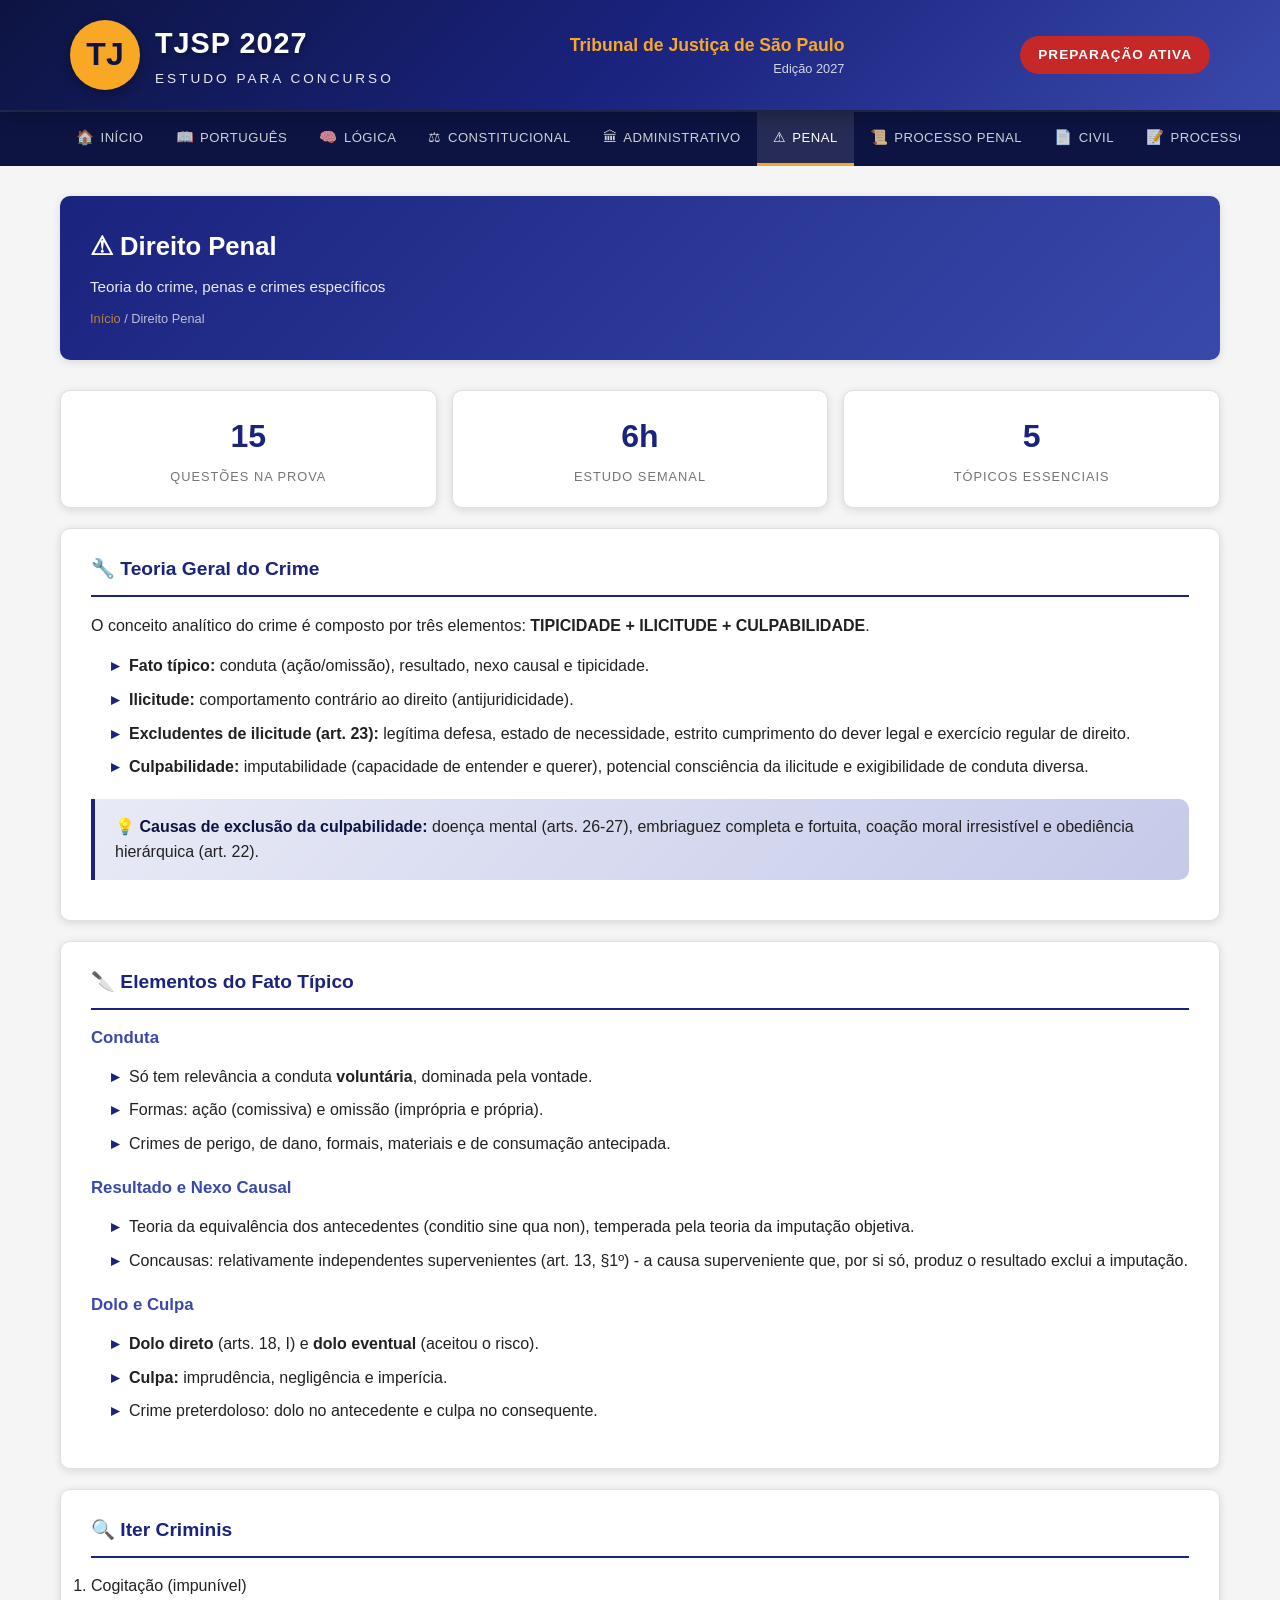
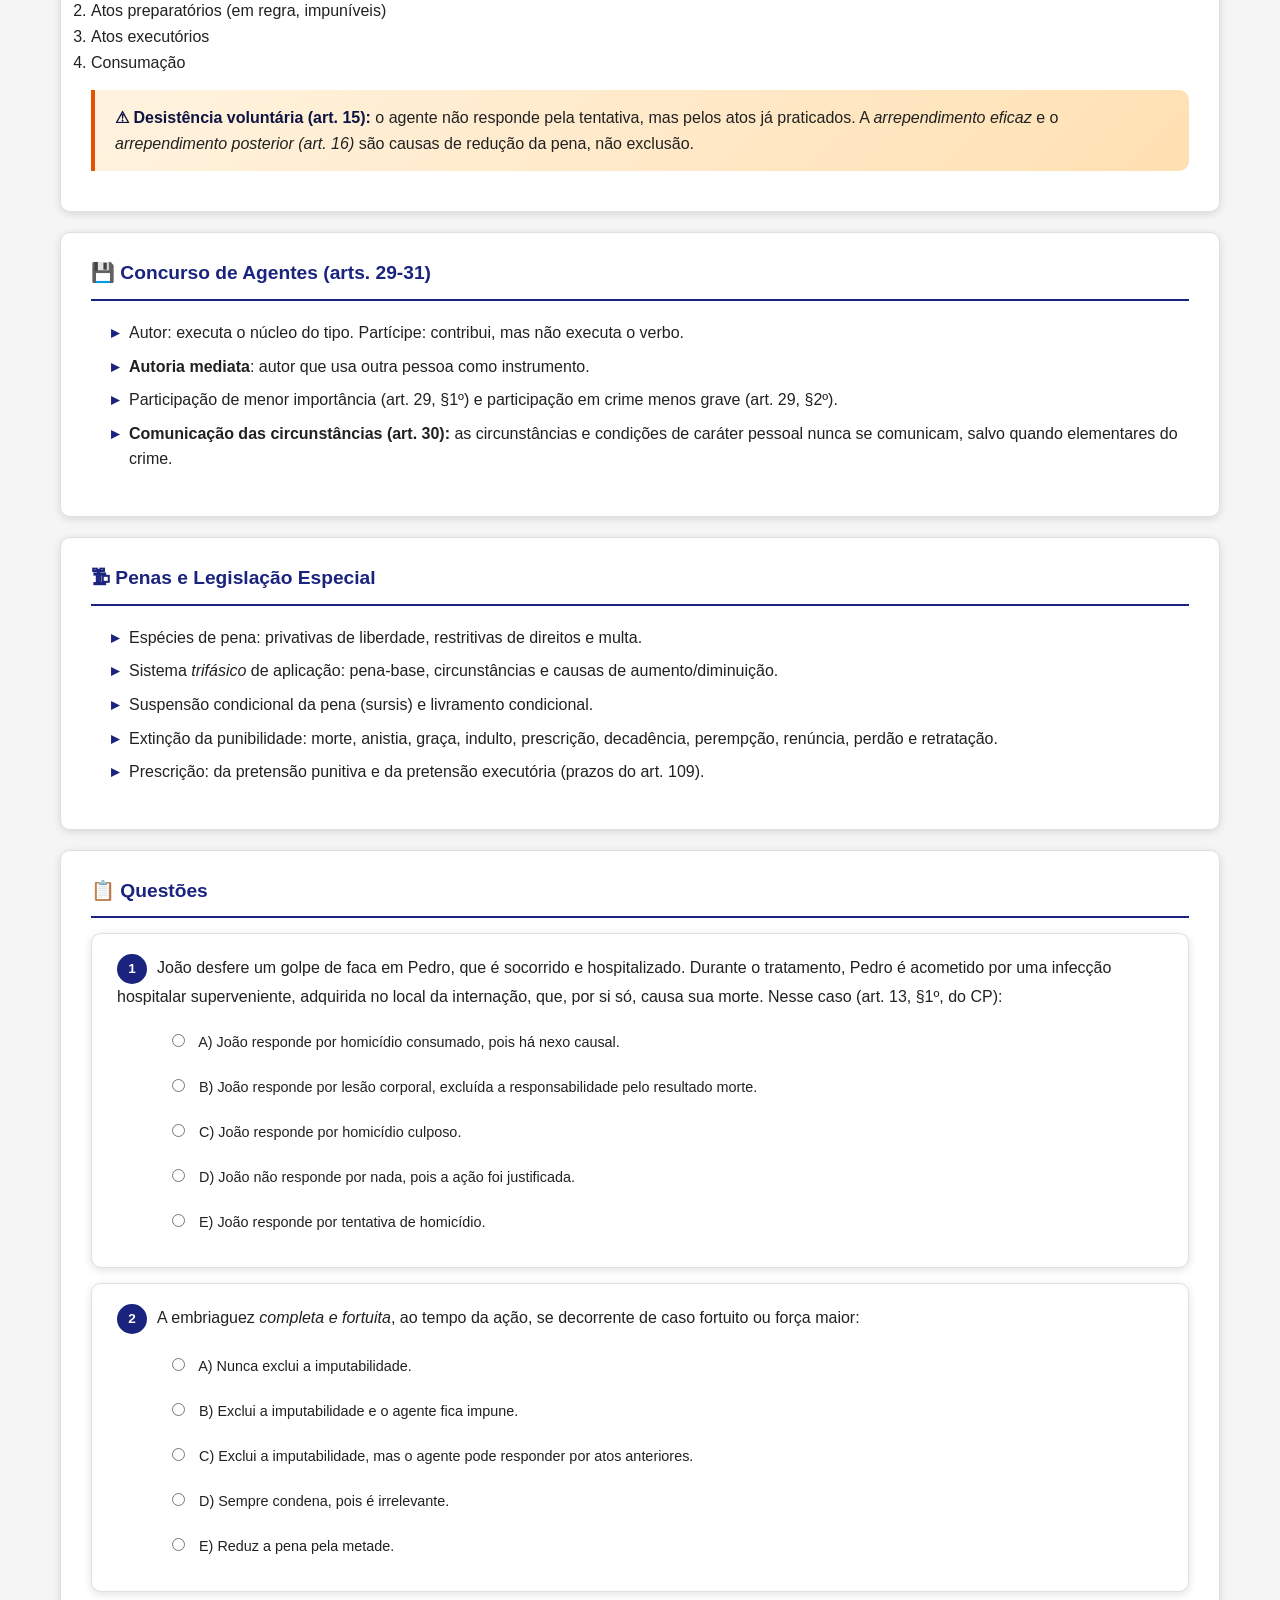
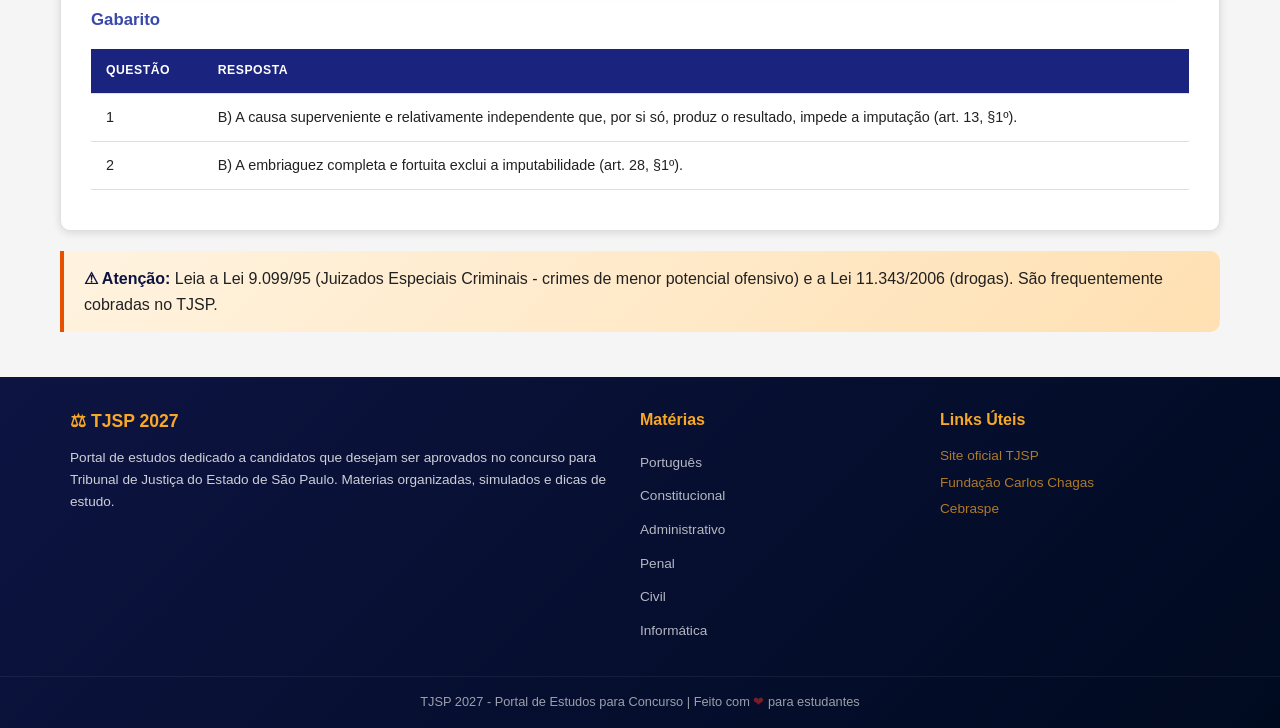
<file: paginas/penal.html>
<!DOCTYPE html>
<html lang="pt-BR">
<head>
    <meta charset="UTF-8">
    <meta name="viewport" content="width=device-width, initial-scale=1.0">
    <title>Direito Penal - TJSP 2027</title>
    <link rel="stylesheet" href="../css/estilo.css">
</head>
<body>
    <header>
        <div class="header-content">
            <div class="header-logo">
                <div class="logo-icon">TJ</div>
                <div class="header-title">
                    <h1>TJSP 2027</h1>
                    <p>Estudo para Concurso</p>
                </div>
            </div>
            <div class="header-info">
                <div class="concurso">Tribunal de Justiça de São Paulo</div>
                <div class="ano">Edição 2027</div>
            </div>
            <div class="header-badge">Preparação Ativa</div>
        </div>
    </header>

    <nav>
        <button class="menu-toggle" aria-label="Abrir menu" aria-expanded="false">&#9776;</button>
        <div class="nav-content">
            <div class="nav-item"><a href="../index.html"><span class="nav-icon">&#127968;</span> Início</a></div>
            <div class="nav-item"><a href="portugues.html"><span class="nav-icon">&#128214;</span> Português</a></div>
            <div class="nav-item"><a href="logica.html"><span class="nav-icon">&#129504;</span> Lógica</a></div>
            <div class="nav-item"><a href="constitucional.html"><span class="nav-icon">&#9878;</span> Constitucional</a></div>
            <div class="nav-item"><a href="administrativo.html"><span class="nav-icon">&#127963;</span> Administrativo</a></div>
            <div class="nav-item"><a href="penal.html" class="active"><span class="nav-icon">&#9888;</span> Penal</a></div>
            <div class="nav-item"><a href="processual-penal.html"><span class="nav-icon">&#128220;</span> Processo Penal</a></div>
            <div class="nav-item"><a href="civil.html"><span class="nav-icon">&#128196;</span> Civil</a></div>
            <div class="nav-item"><a href="processual-civil.html"><span class="nav-icon">&#128221;</span> Processo Civil</a></div>
            <div class="nav-item"><a href="trabalho.html"><span class="nav-icon">&#128188;</span> Trabalho</a></div>
            <div class="nav-item"><a href="tributario.html"><span class="nav-icon">&#128176;</span> Tributário</a></div>
            <div class="nav-item"><a href="informatica.html"><span class="nav-icon">&#128187;</span> Informática</a></div>
            <div class="nav-item"><a href="simulados.html"><span class="nav-icon">&#128203;</span> Simulados</a></div>
        </div>
    </nav>

    <main>
        <div class="page-header">
            <h2>&#9888; Direito Penal</h2>
            <p>Teoria do crime, penas e crimes específicos</p>
            <div class="breadcrumb"><a href="../index.html">Início</a> / Direito Penal</div>
        </div>

        <div class="stats-grid">
            <div class="stat-card">
                <div class="stat-number">15</div>
                <div class="stat-label">Questões na prova</div>
            </div>
            <div class="stat-card">
                <div class="stat-number">6h</div>
                <div class="stat-label">Estudo semanal</div>
            </div>
            <div class="stat-card">
                <div class="stat-number">5</div>
                <div class="stat-label">Tópicos essenciais</div>
            </div>
        </div>

        <div class="content-section">
            <h3>&#128295; Teoria Geral do Crime</h3>
            <p>O conceito analítico do crime é composto por três elementos: <strong>TIPICIDADE + ILICITUDE + CULPABILIDADE</strong>.</p>
            <ul>
                <li><strong>Fato típico:</strong> conduta (ação/omissão), resultado, nexo causal e tipicidade.</li>
                <li><strong>Ilicitude:</strong> comportamento contrário ao direito (antijuridicidade).</li>
                <li><strong>Excludentes de ilicitude (art. 23):</strong> legítima defesa, estado de necessidade, estrito cumprimento do dever legal e exercício regular de direito.</li>
                <li><strong>Culpabilidade:</strong> imputabilidade (capacidade de entender e querer), potencial consciência da ilicitude e exigibilidade de conduta diversa.</li>
            </ul>
            <div class="highlight-box">
                <strong>&#128161; Causas de exclusão da culpabilidade:</strong> doença mental (arts. 26-27), embriaguez completa e fortuita, coação moral irresistível e obediência hierárquica (art. 22).
            </div>
        </div>

        <div class="content-section">
            <h3>&#128298; Elementos do Fato Típico</h3>
            <h4>Conduta</h4>
            <ul>
                <li>Só tem relevância a conduta <strong>voluntária</strong>, dominada pela vontade.</li>
                <li>Formas: ação (comissiva) e omissão (imprópria e própria).</li>
                <li>Crimes de perigo, de dano, formais, materiais e de consumação antecipada.</li>
            </ul>
            <h4>Resultado e Nexo Causal</h4>
            <ul>
                <li>Teoria da equivalência dos antecedentes (conditio sine qua non), temperada pela teoria da imputação objetiva.</li>
                <li>Concausas: relativamente independentes supervenientes (art. 13, §1º) - a causa superveniente que, por si só, produz o resultado exclui a imputação.</li>
            </ul>
            <h4>Dolo e Culpa</h4>
            <ul>
                <li><strong>Dolo direto</strong> (arts. 18, I) e <strong>dolo eventual</strong> (aceitou o risco).</li>
                <li><strong>Culpa:</strong> imprudência, negligência e imperícia.</li>
                <li>Crime preterdoloso: dolo no antecedente e culpa no consequente.</li>
            </ul>
        </div>

        <div class="content-section">
            <h3>&#128269; Iter Criminis</h3>
            <ol>
                <li>Cogitação (impunível)</li>
                <li>Atos preparatórios (em regra, impuníveis)</li>
                <li>Atos executórios</li>
                <li>Consumação</li>
            </ol>
            <div class="highlight-box warning">
                <strong>&#9888; Desistência voluntária (art. 15):</strong> o agente não responde pela tentativa, mas pelos atos já praticados. A <em>arrependimento eficaz</em> e o <em>arrependimento posterior (art. 16)</em> são causas de redução da pena, não exclusão.
            </div>
        </div>

        <div class="content-section">
            <h3>&#128190; Concurso de Agentes (arts. 29-31)</h3>
            <ul>
                <li>Autor: executa o núcleo do tipo. Partícipe: contribui, mas não executa o verbo.</li>
                <li><strong>Autoria mediata</strong>: autor que usa outra pessoa como instrumento.</li>
                <li>Participação de menor importância (art. 29, §1º) e participação em crime menos grave (art. 29, §2º).</li>
                <li><strong>Comunicação das circunstâncias (art. 30):</strong> as circunstâncias e condições de caráter pessoal nunca se comunicam, salvo quando elementares do crime.</li>
            </ul>
        </div>

        <div class="content-section">
            <h3>&#128476; Penas e Legislação Especial</h3>
            <ul>
                <li>Espécies de pena: privativas de liberdade, restritivas de direitos e multa.</li>
                <li>Sistema <em>trifásico</em> de aplicação: pena-base, circunstâncias e causas de aumento/diminuição.</li>
                <li>Suspensão condicional da pena (sursis) e livramento condicional.</li>
                <li>Extinção da punibilidade: morte, anistia, graça, indulto, prescrição, decadência, perempção, renúncia, perdão e retratação.</li>
                <li>Prescrição: da pretensão punitiva e da pretensão executória (prazos do art. 109).</li>
            </ul>
        </div>

        <div class="content-section">
            <h3>&#128203; Questões</h3>
            <div class="questao">
                <span class="numero">1</span><span class="texto">João desfere um golpe de faca em Pedro, que é socorrido e hospitalizado. Durante o tratamento, Pedro é acometido por uma infecção hospitalar superveniente, adquirida no local da internação, que, por si só, causa sua morte. Nesse caso (art. 13, §1º, do CP):</span>
                <div class="alternativas">
                    <label><input type="radio" name="q1" value="a"> A) João responde por homicídio consumado, pois há nexo causal.</label>
                    <label><input type="radio" name="q1" value="b"> B) João responde por lesão corporal, excluída a responsabilidade pelo resultado morte.</label>
                    <label><input type="radio" name="q1" value="c"> C) João responde por homicídio culposo.</label>
                    <label><input type="radio" name="q1" value="d"> D) João não responde por nada, pois a ação foi justificada.</label>
                    <label><input type="radio" name="q1" value="e"> E) João responde por tentativa de homicídio.</label>
                </div>
            </div>
            <div class="questao">
                <span class="numero">2</span><span class="texto">A embriaguez <em>completa e fortuita</em>, ao tempo da ação, se decorrente de caso fortuito ou força maior:</span>
                <div class="alternativas">
                    <label><input type="radio" name="q2" value="a"> A) Nunca exclui a imputabilidade.</label>
                    <label><input type="radio" name="q2" value="b"> B) Exclui a imputabilidade e o agente fica impune.</label>
                    <label><input type="radio" name="q2" value="c"> C) Exclui a imputabilidade, mas o agente pode responder por atos anteriores.</label>
                    <label><input type="radio" name="q2" value="d"> D) Sempre condena, pois é irrelevante.</label>
                    <label><input type="radio" name="q2" value="e"> E) Reduz a pena pela metade.</label>
                </div>
            </div>
            <h4 class="mt-20">Gabarito</h4>
            <table>
                <tr><th>Questão</th><th>Resposta</th></tr>
                <tr><td>1</td><td>B) A causa superveniente e relativamente independente que, por si só, produz o resultado, impede a imputação (art. 13, §1º).</td></tr>
                <tr><td>2</td><td>B) A embriaguez completa e fortuita exclui a imputabilidade (art. 28, §1º).</td></tr>
            </table>
        </div>

        <div class="highlight-box warning mt-20">
            <strong>&#9888; Atenção:</strong> Leia a Lei 9.099/95 (Juizados Especiais Criminais - crimes de menor potencial ofensivo) e a Lei 11.343/2006 (drogas). São frequentemente cobradas no TJSP.
        </div>
    </main>

    <footer>
        <div class="footer-content">
            <div class="footer-about">
                <h3>&#9878; TJSP 2027</h3>
                <p>Portal de estudos dedicado a candidatos que desejam ser aprovados no concurso para Tribunal de Justiça do Estado de São Paulo. Materias organizadas, simulados e dicas de estudo.</p>
            </div>
            <div class="footer-links">
                <h3>Matérias</h3>
                <ul>
                    <li><a href="portugues.html">Português</a></li>
                    <li><a href="constitucional.html">Constitucional</a></li>
                    <li><a href="administrativo.html">Administrativo</a></li>
                    <li><a href="penal.html">Penal</a></li>
                    <li><a href="civil.html">Civil</a></li>
                    <li><a href="informatica.html">Informática</a></li>
                </ul>
            </div>
            <div class="footer-contact">
                <h3>Links Úteis</h3>
                <p><a href="https://www.tjsp.jus.br" target="_blank" style="color: var(--gold);">Site oficial TJSP</a></p>
                <p><a href="https://www.fcc.org.br" target="_blank" style="color: var(--gold);">Fundação Carlos Chagas</a></p>
                <p><a href="https://www.cebraspe.org.br" target="_blank" style="color: var(--gold);">Cebraspe</a></p>
            </div>
        </div>
        <div class="footer-bottom">
            <p>TJSP 2027 - Portal de Estudos para Concurso | Feito com <span class="heart">&#10084;</span> para estudantes</p>
        </div>
    </footer>

    <script src="../js/menu.js"></script>
</body>
</html>
</file>
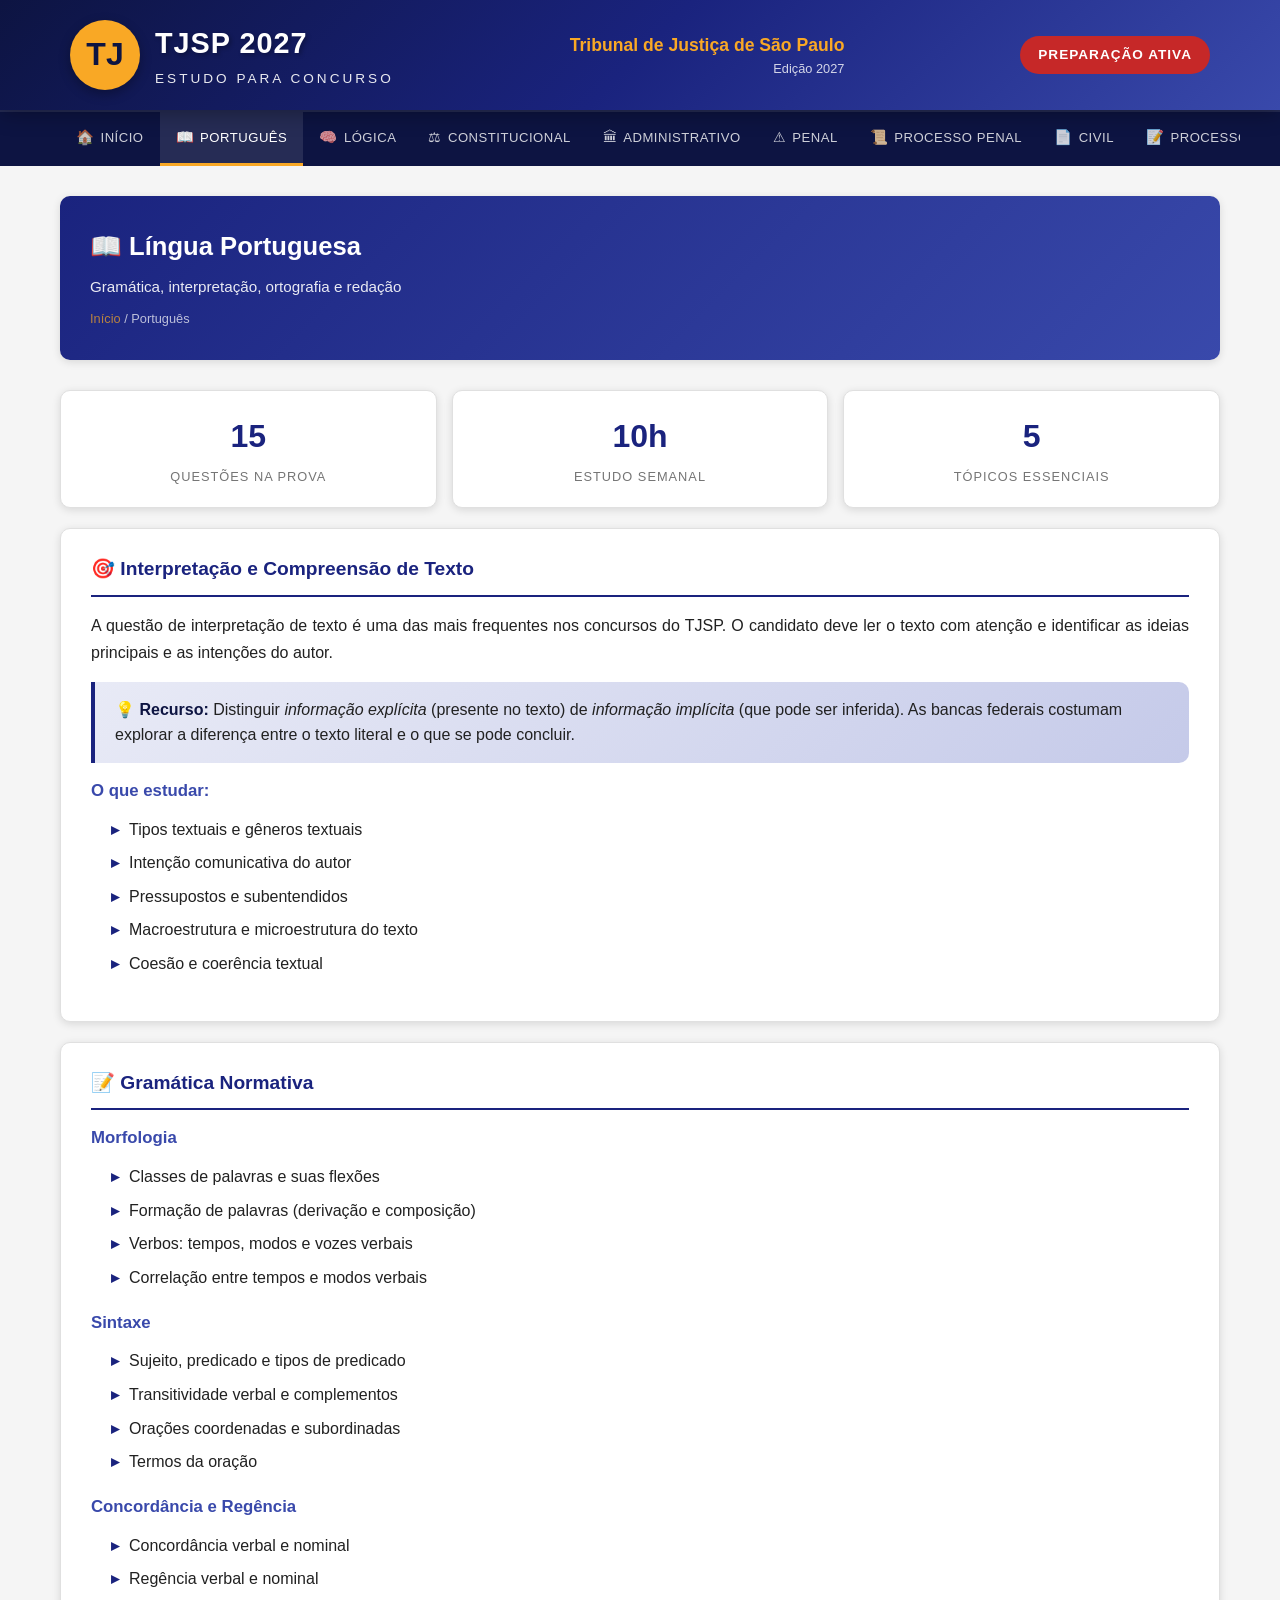
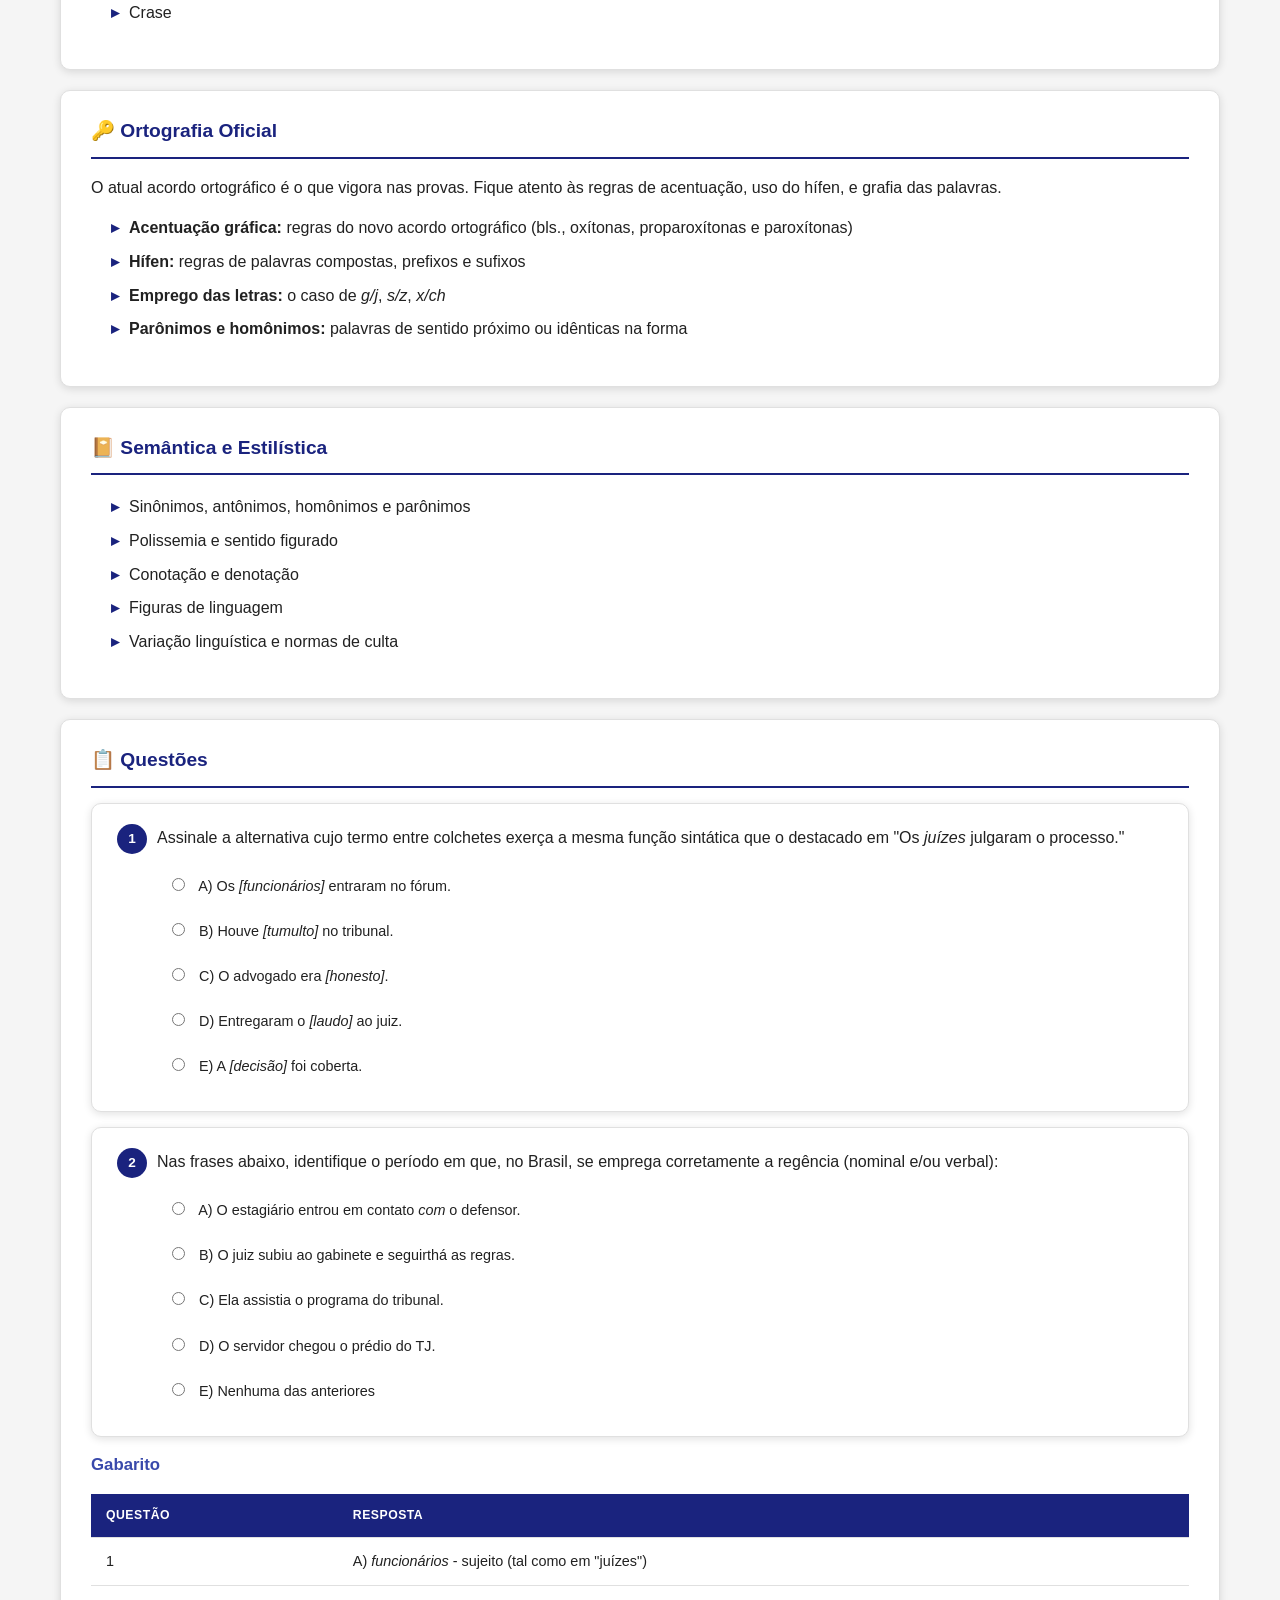
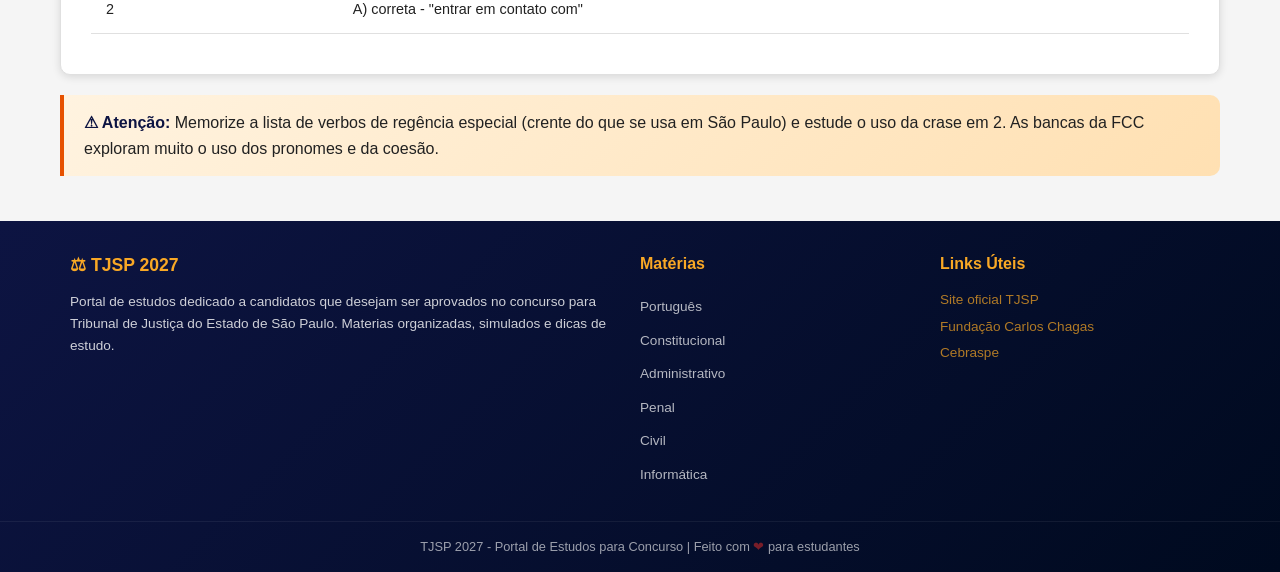
<file: paginas/portugues.html>
<!DOCTYPE html>
<html lang="pt-BR">
<head>
    <meta charset="UTF-8">
    <meta name="viewport" content="width=device-width, initial-scale=1.0">
    <title>Língua Portuguesa - TJSP 2027</title>
    <link rel="stylesheet" href="../css/estilo.css">
</head>
<body>
    <header>
        <div class="header-content">
            <div class="header-logo">
                <div class="logo-icon">TJ</div>
                <div class="header-title">
                    <h1>TJSP 2027</h1>
                    <p>Estudo para Concurso</p>
                </div>
            </div>
            <div class="header-info">
                <div class="concurso">Tribunal de Justiça de São Paulo</div>
                <div class="ano">Edição 2027</div>
            </div>
            <div class="header-badge">Preparação Ativa</div>
        </div>
    </header>

    <nav>
        <button class="menu-toggle" aria-label="Abrir menu" aria-expanded="false">&#9776;</button>
        <div class="nav-content">
            <div class="nav-item"><a href="../index.html"><span class="nav-icon">&#127968;</span> Início</a></div>
            <div class="nav-item"><a href="portugues.html" class="active"><span class="nav-icon">&#128214;</span> Português</a></div>
            <div class="nav-item"><a href="logica.html"><span class="nav-icon">&#129504;</span> Lógica</a></div>
            <div class="nav-item"><a href="constitucional.html"><span class="nav-icon">&#9878;</span> Constitucional</a></div>
            <div class="nav-item"><a href="administrativo.html"><span class="nav-icon">&#127963;</span> Administrativo</a></div>
            <div class="nav-item"><a href="penal.html"><span class="nav-icon">&#9888;</span> Penal</a></div>
            <div class="nav-item"><a href="processual-penal.html"><span class="nav-icon">&#128220;</span> Processo Penal</a></div>
            <div class="nav-item"><a href="civil.html"><span class="nav-icon">&#128196;</span> Civil</a></div>
            <div class="nav-item"><a href="processual-civil.html"><span class="nav-icon">&#128221;</span> Processo Civil</a></div>
            <div class="nav-item"><a href="trabalho.html"><span class="nav-icon">&#128188;</span> Trabalho</a></div>
            <div class="nav-item"><a href="tributario.html"><span class="nav-icon">&#128176;</span> Tributário</a></div>
            <div class="nav-item"><a href="informatica.html"><span class="nav-icon">&#128187;</span> Informática</a></div>
            <div class="nav-item"><a href="simulados.html"><span class="nav-icon">&#128203;</span> Simulados</a></div>
        </div>
    </nav>

    <main>
        <div class="page-header">
            <h2>&#128214; Língua Portuguesa</h2>
            <p>Gramática, interpretação, ortografia e redação</p>
            <div class="breadcrumb"><a href="../index.html">Início</a> / Português</div>
        </div>

        <div class="stats-grid">
            <div class="stat-card">
                <div class="stat-number">15</div>
                <div class="stat-label">Questões na prova</div>
            </div>
            <div class="stat-card">
                <div class="stat-number">10h</div>
                <div class="stat-label">Estudo semanal</div>
            </div>
            <div class="stat-card">
                <div class="stat-number">5</div>
                <div class="stat-label">Tópicos essenciais</div>
            </div>
        </div>

        <div class="content-section">
            <h3>&#127919; Interpretação e Compreensão de Texto</h3>
            <p>A questão de interpretação de texto é uma das mais frequentes nos concursos do TJSP. O candidato deve ler o texto com atenção e identificar as ideias principais e as intenções do autor.</p>
            <div class="highlight-box">
                <strong>&#128161; Recurso:</strong> Distinguir <em>informação explícita</em> (presente no texto) de <em>informação implícita</em> (que pode ser inferida). As bancas federais costumam explorar a diferença entre o texto literal e o que se pode concluir.
            </div>
            <h4>O que estudar:</h4>
            <ul>
                <li>Tipos textuais e gêneros textuais</li>
                <li>Intenção comunicativa do autor</li>
                <li>Pressupostos e subentendidos</li>
                <li>Macroestrutura e microestrutura do texto</li>
                <li>Coesão e coerência textual</li>
            </ul>
        </div>

        <div class="content-section">
            <h3>&#128221; Gramática Normativa</h3>
            <h4>Morfologia</h4>
            <ul>
                <li>Classes de palavras e suas flexões</li>
                <li>Formação de palavras (derivação e composição)</li>
                <li>Verbos: tempos, modos e vozes verbais</li>
                <li>Correlação entre tempos e modos verbais</li>
            </ul>
            <h4>Sintaxe</h4>
            <ul>
                <li>Sujeito, predicado e tipos de predicado</li>
                <li>Transitividade verbal e complementos</li>
                <li>Orações coordenadas e subordinadas</li>
                <li>Termos da oração</li>
            </ul>
            <h4>Concordância e Regência</h4>
            <ul>
                <li>Concordância verbal e nominal</li>
                <li>Regência verbal e nominal</li>
                <li>Crase</li>
            </ul>
        </div>

        <div class="content-section">
            <h3>&#128273; Ortografia Oficial</h3>
            <p>O atual acordo ortográfico é o que vigora nas provas. Fique atento às regras de acentuação, uso do hífen, e grafia das palavras.</p>
            <ul>
                <li><strong>Acentuação gráfica:</strong> regras do novo acordo ortográfico (bls., oxítonas, proparoxítonas e paroxítonas)</li>
                <li><strong>Hífen:</strong> regras de palavras compostas, prefixos e sufixos</li>
                <li><strong>Emprego das letras:</strong> o caso de <em>g/j</em>, <em>s/z</em>, <em>x/ch</em></li>
                <li><strong>Parônimos e homônimos:</strong> palavras de sentido próximo ou idênticas na forma</li>
            </ul>
        </div>

        <div class="content-section">
            <h3>&#128212; Semântica e Estilística</h3>
            <ul>
                <li>Sinônimos, antônimos, homônimos e parônimos</li>
                <li>Polissemia e sentido figurado</li>
                <li>Conotação e denotação</li>
                <li>Figuras de linguagem</li>
                <li>Variação linguística e normas de culta</li>
            </ul>
        </div>

        <div class="content-section">
            <h3>&#128203; Questões</h3>
            <div class="questao">
                <span class="numero">1</span><span class="texto">Assinale a alternativa cujo termo entre colchetes exerça a mesma função sintática que o destacado em "Os <em>juízes</em> julgaram o processo."</span>
                <div class="alternativas">
                    <label><input type="radio" name="q1" value="a"> A) Os <em>[funcionários]</em> entraram no fórum.</label>
                    <label><input type="radio" name="q1" value="b"> B) Houve <em>[tumulto]</em> no tribunal.</label>
                    <label><input type="radio" name="q1" value="c"> C) O advogado era <em>[honesto]</em>.</label>
                    <label><input type="radio" name="q1" value="d"> D) Entregaram o <em>[laudo]</em> ao juiz.</label>
                    <label><input type="radio" name="q1" value="e"> E) A <em>[decisão]</em> foi coberta.</label>
                </div>
            </div>
            <div class="questao">
                <span class="numero">2</span><span class="texto">Nas frases abaixo, identifique o período em que, no Brasil, se emprega corretamente a regência (nominal e/ou verbal):</span>
                <div class="alternativas">
                    <label><input type="radio" name="q2" value="a"> A) O estagiário entrou em contato <em>com</em> o defensor.</label>
                    <label><input type="radio" name="q2" value="b"> B) O juiz subiu ao gabinete e seguirthá as regras.</label>
                    <label><input type="radio" name="q2" value="c"> C) Ela assistia o programa do tribunal.</label>
                    <label><input type="radio" name="q2" value="d"> D) O servidor chegou o prédio do TJ.</label>
                    <label><input type="radio" name="q2" value="e"> E) Nenhuma das anteriores</label>
                </div>
            </div>
            <h4 class="mt-20">Gabarito</h4>
            <table>
                <tr><th>Questão</th><th>Resposta</th></tr>
                <tr><td>1</td><td>A) <em>funcionários</em> - sujeito (tal como em "juízes")</td></tr>
                <tr><td>2</td><td>A) correta - "entrar em contato com"</td></tr>
            </table>
        </div>

        <div class="highlight-box warning mt-20">
            <strong>&#9888; Atenção:</strong> Memorize a lista de verbos de regência especial (crente do que se usa em São Paulo) e estude o uso da crase em 2. As bancas da FCC exploram muito o uso dos pronomes e da coesão.
        </div>
    </main>

    <footer>
        <div class="footer-content">
            <div class="footer-about">
                <h3>&#9878; TJSP 2027</h3>
                <p>Portal de estudos dedicado a candidatos que desejam ser aprovados no concurso para Tribunal de Justiça do Estado de São Paulo. Materias organizadas, simulados e dicas de estudo.</p>
            </div>
            <div class="footer-links">
                <h3>Matérias</h3>
                <ul>
                    <li><a href="portugues.html">Português</a></li>
                    <li><a href="constitucional.html">Constitucional</a></li>
                    <li><a href="administrativo.html">Administrativo</a></li>
                    <li><a href="penal.html">Penal</a></li>
                    <li><a href="civil.html">Civil</a></li>
                    <li><a href="informatica.html">Informática</a></li>
                </ul>
            </div>
            <div class="footer-contact">
                <h3>Links Úteis</h3>
                <p><a href="https://www.tjsp.jus.br" target="_blank" style="color: var(--gold);">Site oficial TJSP</a></p>
                <p><a href="https://www.fcc.org.br" target="_blank" style="color: var(--gold);">Fundação Carlos Chagas</a></p>
                <p><a href="https://www.cebraspe.org.br" target="_blank" style="color: var(--gold);">Cebraspe</a></p>
            </div>
        </div>
        <div class="footer-bottom">
            <p>TJSP 2027 - Portal de Estudos para Concurso | Feito com <span class="heart">&#10084;</span> para estudantes</p>
        </div>
    </footer>

    <script src="../js/menu.js"></script>
</body>
</html>
</file>
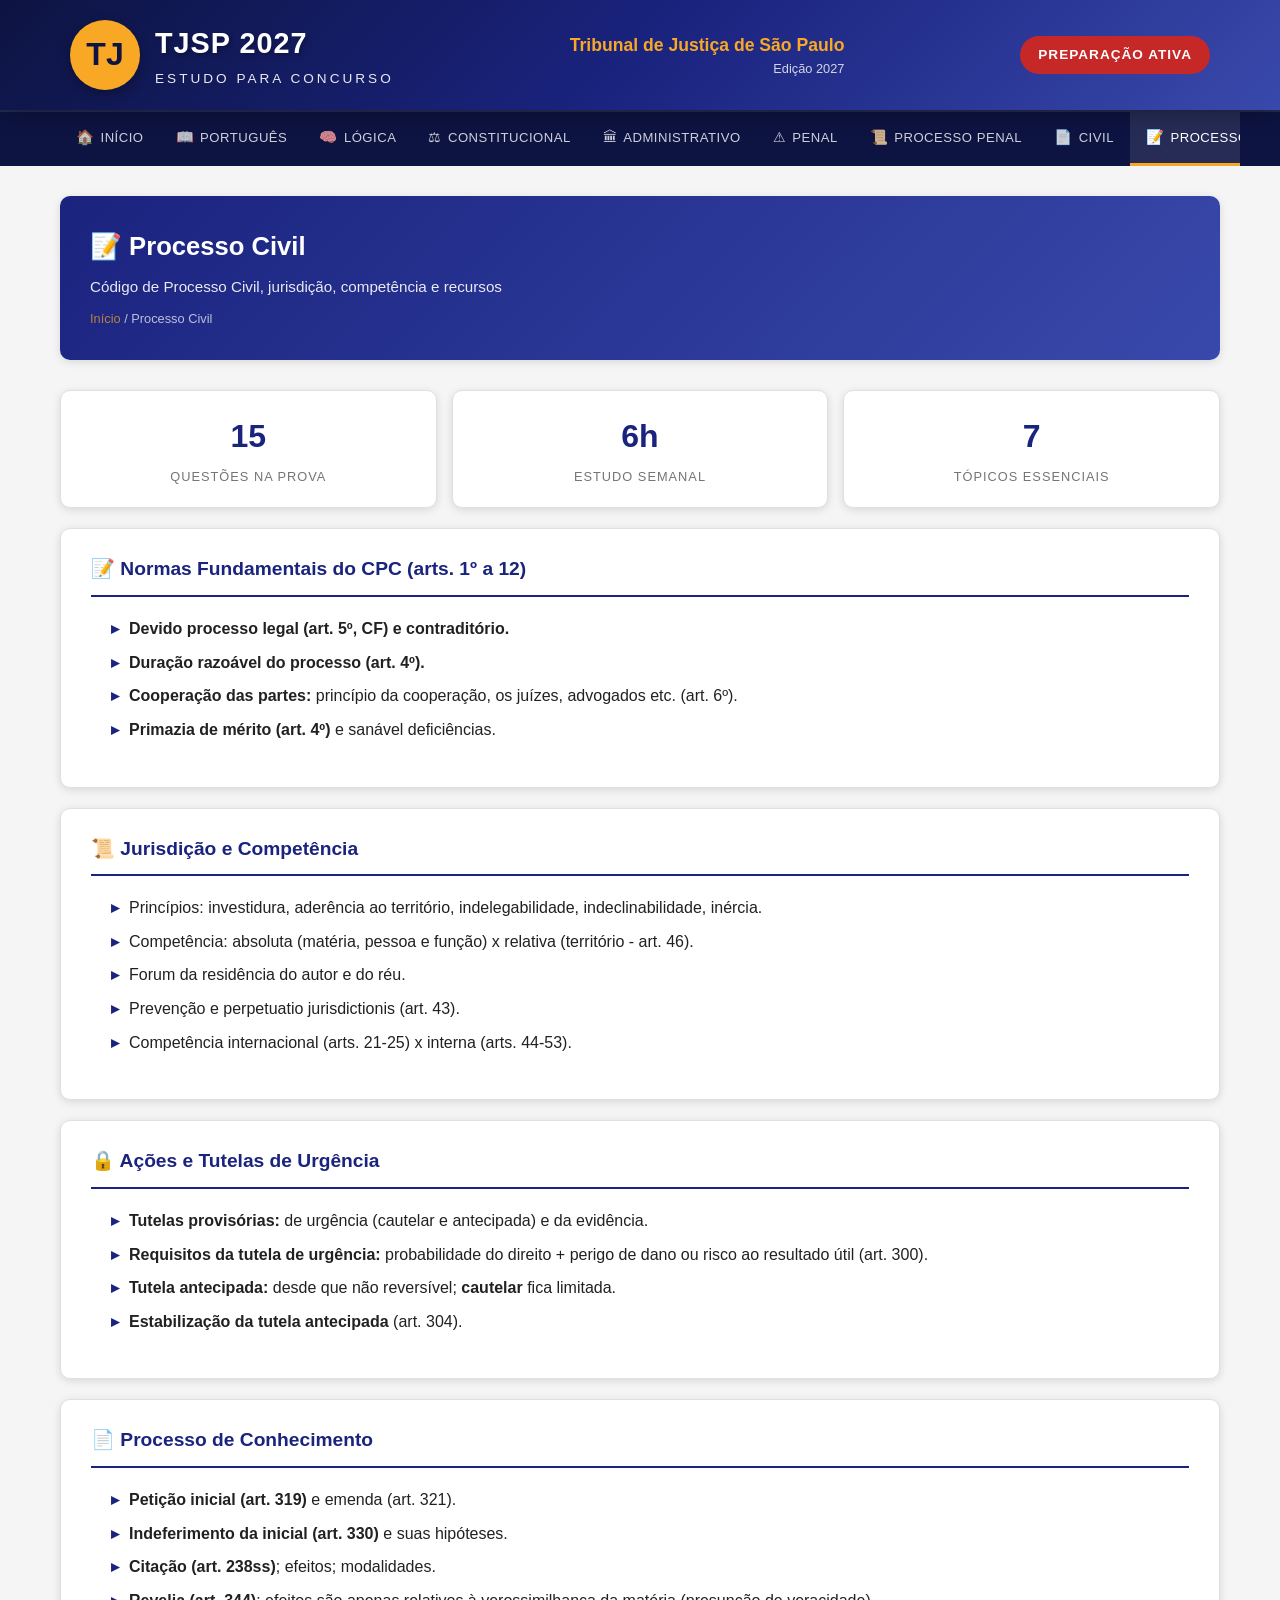
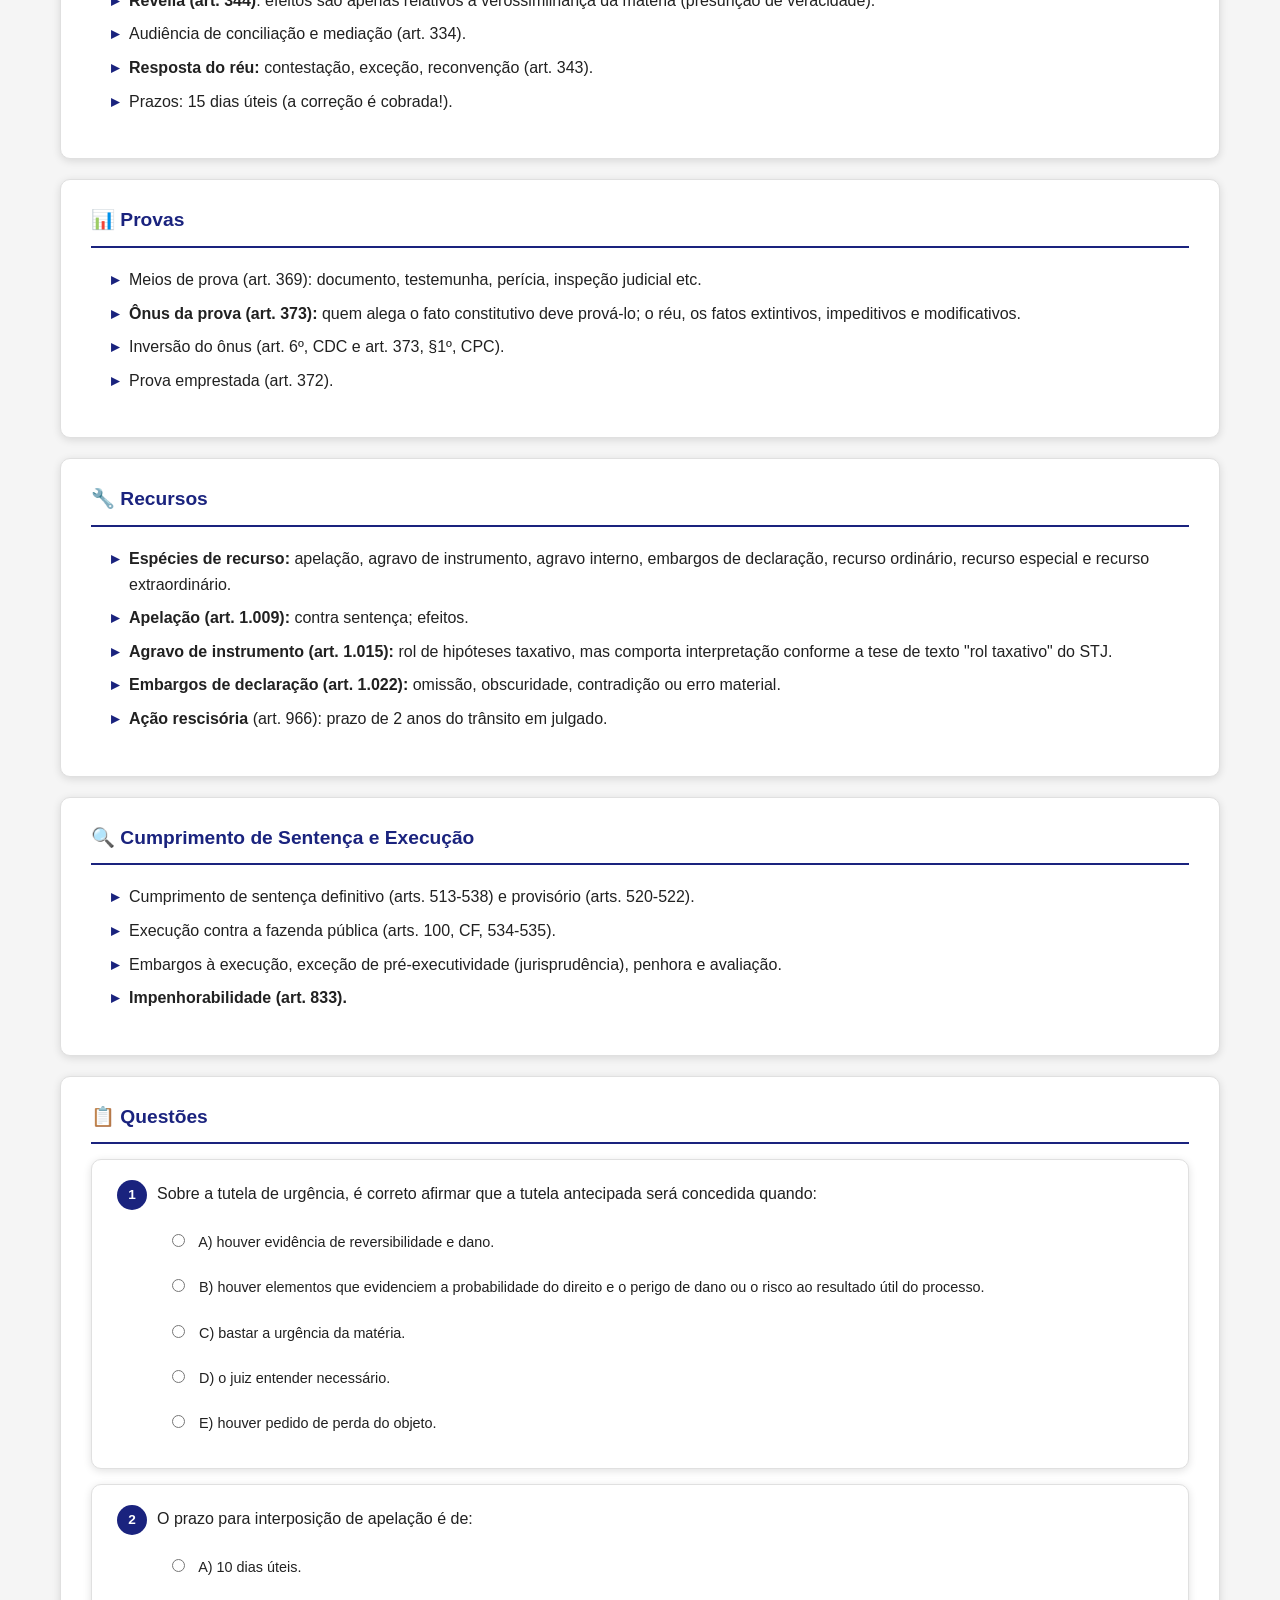
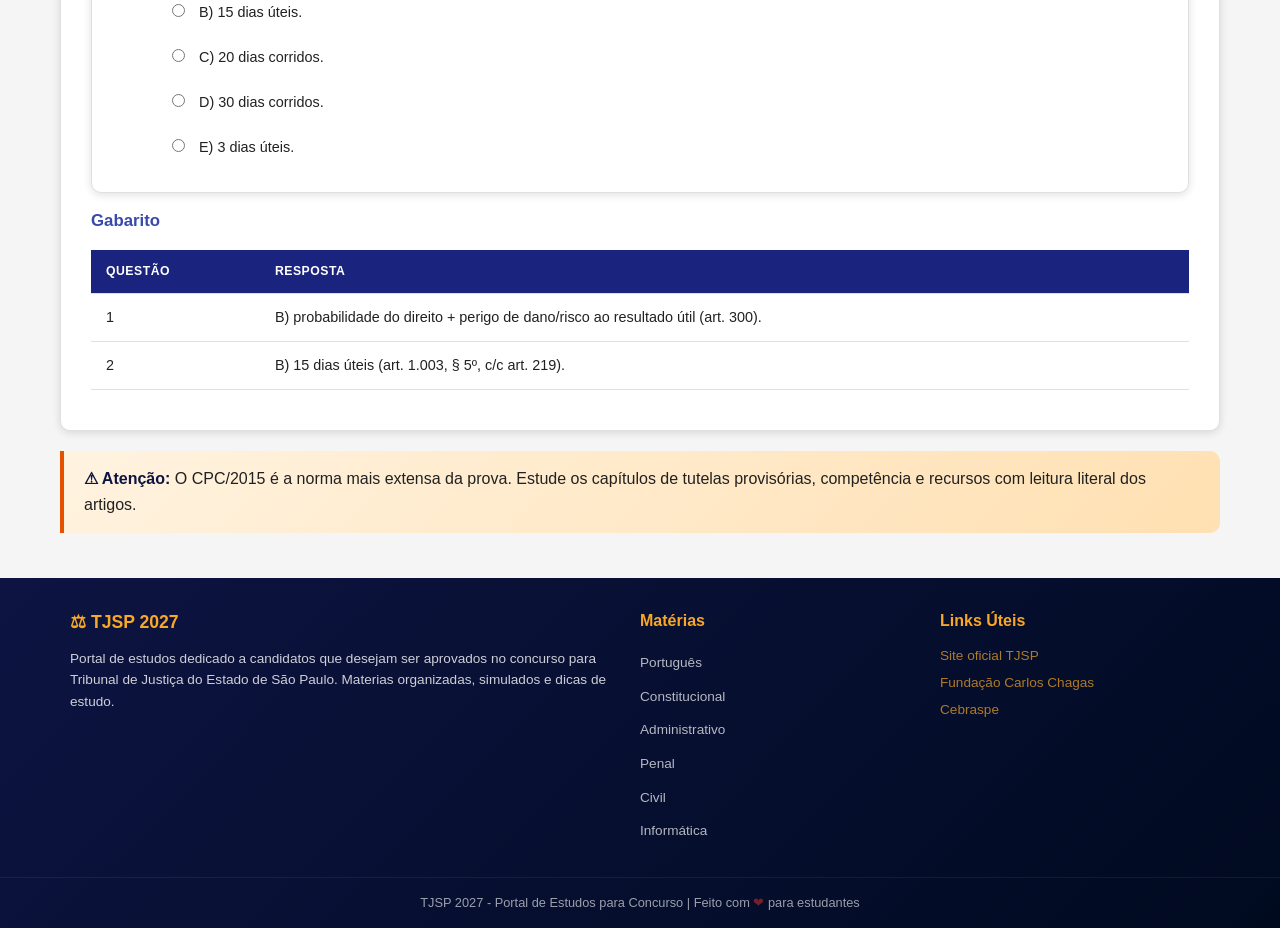
<file: paginas/processual-civil.html>
<!DOCTYPE html>
<html lang="pt-BR">
<head>
    <meta charset="UTF-8">
    <meta name="viewport" content="width=device-width, initial-scale=1.0">
    <title>Processo Civil - TJSP 2027</title>
    <link rel="stylesheet" href="../css/estilo.css">
</head>
<body>
    <header>
        <div class="header-content">
            <div class="header-logo">
                <div class="logo-icon">TJ</div>
                <div class="header-title">
                    <h1>TJSP 2027</h1>
                    <p>Estudo para Concurso</p>
                </div>
            </div>
            <div class="header-info">
                <div class="concurso">Tribunal de Justiça de São Paulo</div>
                <div class="ano">Edição 2027</div>
            </div>
            <div class="header-badge">Preparação Ativa</div>
        </div>
    </header>

    <nav>
        <button class="menu-toggle" aria-label="Abrir menu" aria-expanded="false">&#9776;</button>
        <div class="nav-content">
            <div class="nav-item"><a href="../index.html"><span class="nav-icon">&#127968;</span> Início</a></div>
            <div class="nav-item"><a href="portugues.html"><span class="nav-icon">&#128214;</span> Português</a></div>
            <div class="nav-item"><a href="logica.html"><span class="nav-icon">&#129504;</span> Lógica</a></div>
            <div class="nav-item"><a href="constitucional.html"><span class="nav-icon">&#9878;</span> Constitucional</a></div>
            <div class="nav-item"><a href="administrativo.html"><span class="nav-icon">&#127963;</span> Administrativo</a></div>
            <div class="nav-item"><a href="penal.html"><span class="nav-icon">&#9888;</span> Penal</a></div>
            <div class="nav-item"><a href="processual-penal.html"><span class="nav-icon">&#128220;</span> Processo Penal</a></div>
            <div class="nav-item"><a href="civil.html"><span class="nav-icon">&#128196;</span> Civil</a></div>
            <div class="nav-item"><a href="processual-civil.html" class="active"><span class="nav-icon">&#128221;</span> Processo Civil</a></div>
            <div class="nav-item"><a href="trabalho.html"><span class="nav-icon">&#128188;</span> Trabalho</a></div>
            <div class="nav-item"><a href="tributario.html"><span class="nav-icon">&#128176;</span> Tributário</a></div>
            <div class="nav-item"><a href="informatica.html"><span class="nav-icon">&#128187;</span> Informática</a></div>
            <div class="nav-item"><a href="simulados.html"><span class="nav-icon">&#128203;</span> Simulados</a></div>
        </div>
    </nav>

    <main>
        <div class="page-header">
            <h2>&#128221; Processo Civil</h2>
            <p>Código de Processo Civil, jurisdição, competência e recursos</p>
            <div class="breadcrumb"><a href="../index.html">Início</a> / Processo Civil</div>
        </div>

        <div class="stats-grid">
            <div class="stat-card">
                <div class="stat-number">15</div>
                <div class="stat-label">Questões na prova</div>
            </div>
            <div class="stat-card">
                <div class="stat-number">6h</div>
                <div class="stat-label">Estudo semanal</div>
            </div>
            <div class="stat-card">
                <div class="stat-number">7</div>
                <div class="stat-label">Tópicos essenciais</div>
            </div>
        </div>

        <div class="content-section">
            <h3>&#128221; Normas Fundamentais do CPC (arts. 1º a 12)</h3>
            <ul>
                <li><strong>Devido processo legal (art. 5º, CF) e contraditório.</strong></li>
                <li><strong>Duração razoável do processo (art. 4º).</strong></li>
                <li><strong>Cooperação das partes:</strong> princípio da cooperação, os juízes, advogados etc. (art. 6º).</li>
                <li><strong>Primazia de mérito (art. 4º)</strong> e sanável deficiências.</li>
            </ul>
        </div>

        <div class="content-section">
            <h3>&#128220; Jurisdição e Competência</h3>
            <ul>
                <li>Princípios: investidura, aderência ao território, indelegabilidade, indeclinabilidade, inércia.</li>
                <li>Competência: absoluta (matéria, pessoa e função) x relativa (território - art. 46).</li>
                <li>Forum da residência do autor e do réu.</li>
                <li>Prevenção e perpetuatio jurisdictionis (art. 43).</li>
                <li>Competência internacional (arts. 21-25) x interna (arts. 44-53).</li>
            </ul>
        </div>

        <div class="content-section">
            <h3>&#128274; Ações e Tutelas de Urgência</h3>
            <ul>
                <li><strong>Tutelas provisórias:</strong> de urgência (cautelar e antecipada) e da evidência.</li>
                <li><strong>Requisitos da tutela de urgência:</strong> probabilidade do direito + perigo de dano ou risco ao resultado útil (art. 300).</li>
                <li><strong>Tutela antecipada:</strong> desde que não reversível; <strong>cautelar</strong> fica limitada.</li>
                <li><strong>Estabilização da tutela antecipada</strong> (art. 304).</li>
            </ul>
        </div>

        <div class="content-section">
            <h3>&#128196; Processo de Conhecimento</h3>
            <ul>
                <li><strong>Petição inicial (art. 319)</strong> e emenda (art. 321).</li>
                <li><strong>Indeferimento da inicial (art. 330)</strong> e suas hipóteses.</li>
                <li><strong>Citação (art. 238ss)</strong>; efeitos; modalidades.</li>
                <li><strong>Revelia (art. 344)</strong>: efeitos são apenas relativos à verossimilhança da matéria (presunção de veracidade).</li>
                <li>Audiência de conciliação e mediação (art. 334).</li>
                <li><strong>Resposta do réu:</strong> contestação, exceção, reconvenção (art. 343).</li>
                <li>Prazos: 15 dias úteis (a correção é cobrada!).</li>
            </ul>
        </div>

        <div class="content-section">
            <h3>&#128202; Provas</h3>
            <ul>
                <li>Meios de prova (art. 369): documento, testemunha, perícia, inspeção judicial etc.</li>
                <li><strong>Ônus da prova (art. 373):</strong> quem alega o fato constitutivo deve prová-lo; o réu, os fatos extintivos, impeditivos e modificativos.</li>
                <li>Inversão do ônus (art. 6º, CDC e art. 373, §1º, CPC).</li>
                <li>Prova emprestada (art. 372).</li>
            </ul>
        </div>

        <div class="content-section">
            <h3>&#128295; Recursos</h3>
            <ul>
                <li><strong>Espécies de recurso:</strong> apelação, agravo de instrumento, agravo interno, embargos de declaração, recurso ordinário, recurso especial e recurso extraordinário.</li>
                <li><strong>Apelação (art. 1.009):</strong> contra sentença; efeitos.</li>
                <li><strong>Agravo de instrumento (art. 1.015):</strong> rol de hipóteses taxativo, mas comporta interpretação conforme a tese de texto "rol taxativo" do STJ.</li>
                <li><strong>Embargos de declaração (art. 1.022):</strong> omissão, obscuridade, contradição ou erro material.</li>
                <li><strong>Ação rescisória</strong> (art. 966): prazo de 2 anos do trânsito em julgado.</li>
            </ul>
        </div>

        <div class="content-section">
            <h3>&#128269; Cumprimento de Sentença e Execução</h3>
            <ul>
                <li>Cumprimento de sentença definitivo (arts. 513-538) e provisório (arts. 520-522).</li>
                <li>Execução contra a fazenda pública (arts. 100, CF, 534-535).</li>
                <li>Embargos à execução, exceção de pré-executividade (jurisprudência), penhora e avaliação.</li>
                <li><strong>Impenhorabilidade (art. 833).</strong></li>
            </ul>
        </div>

        <div class="content-section">
            <h3>&#128203; Questões</h3>
            <div class="questao">
                <span class="numero">1</span><span class="texto">Sobre a tutela de urgência, é correto afirmar que a tutela antecipada será concedida quando:</span>
                <div class="alternativas">
                    <label><input type="radio" name="q1" value="a"> A) houver evidência de reversibilidade e dano.</label>
                    <label><input type="radio" name="q1" value="b"> B) houver elementos que evidenciem a probabilidade do direito e o perigo de dano ou o risco ao resultado útil do processo.</label>
                    <label><input type="radio" name="q1" value="c"> C) bastar a urgência da matéria.</label>
                    <label><input type="radio" name="q1" value="d"> D) o juiz entender necessário.</label>
                    <label><input type="radio" name="q1" value="e"> E) houver pedido de perda do objeto.</label>
                </div>
            </div>
            <div class="questao">
                <span class="numero">2</span><span class="texto">O prazo para interposição de apelação é de:</span>
                <div class="alternativas">
                    <label><input type="radio" name="q2" value="a"> A) 10 dias úteis.</label>
                    <label><input type="radio" name="q2" value="b"> B) 15 dias úteis.</label>
                    <label><input type="radio" name="q2" value="c"> C) 20 dias corridos.</label>
                    <label><input type="radio" name="q2" value="d"> D) 30 dias corridos.</label>
                    <label><input type="radio" name="q2" value="e"> E) 3 dias úteis.</label>
                </div>
            </div>
            <h4 class="mt-20">Gabarito</h4>
            <table>
                <tr><th>Questão</th><th>Resposta</th></tr>
                <tr><td>1</td><td>B) probabilidade do direito + perigo de dano/risco ao resultado útil (art. 300).</td></tr>
                <tr><td>2</td><td>B) 15 dias úteis (art. 1.003, § 5º, c/c art. 219).</td></tr>
            </table>
        </div>

        <div class="highlight-box warning mt-20">
            <strong>&#9888; Atenção:</strong> O CPC/2015 é a norma mais extensa da prova. Estude os capítulos de tutelas provisórias, competência e recursos com leitura literal dos artigos.
        </div>
    </main>

    <footer>
        <div class="footer-content">
            <div class="footer-about">
                <h3>&#9878; TJSP 2027</h3>
                <p>Portal de estudos dedicado a candidatos que desejam ser aprovados no concurso para Tribunal de Justiça do Estado de São Paulo. Materias organizadas, simulados e dicas de estudo.</p>
            </div>
            <div class="footer-links">
                <h3>Matérias</h3>
                <ul>
                    <li><a href="portugues.html">Português</a></li>
                    <li><a href="constitucional.html">Constitucional</a></li>
                    <li><a href="administrativo.html">Administrativo</a></li>
                    <li><a href="penal.html">Penal</a></li>
                    <li><a href="civil.html">Civil</a></li>
                    <li><a href="informatica.html">Informática</a></li>
                </ul>
            </div>
            <div class="footer-contact">
                <h3>Links Úteis</h3>
                <p><a href="https://www.tjsp.jus.br" target="_blank" style="color: var(--gold);">Site oficial TJSP</a></p>
                <p><a href="https://www.fcc.org.br" target="_blank" style="color: var(--gold);">Fundação Carlos Chagas</a></p>
                <p><a href="https://www.cebraspe.org.br" target="_blank" style="color: var(--gold);">Cebraspe</a></p>
            </div>
        </div>
        <div class="footer-bottom">
            <p>TJSP 2027 - Portal de Estudos para Concurso | Feito com <span class="heart">&#10084;</span> para estudantes</p>
        </div>
    </footer>

    <script src="../js/menu.js"></script>
</body>
</html>
</file>
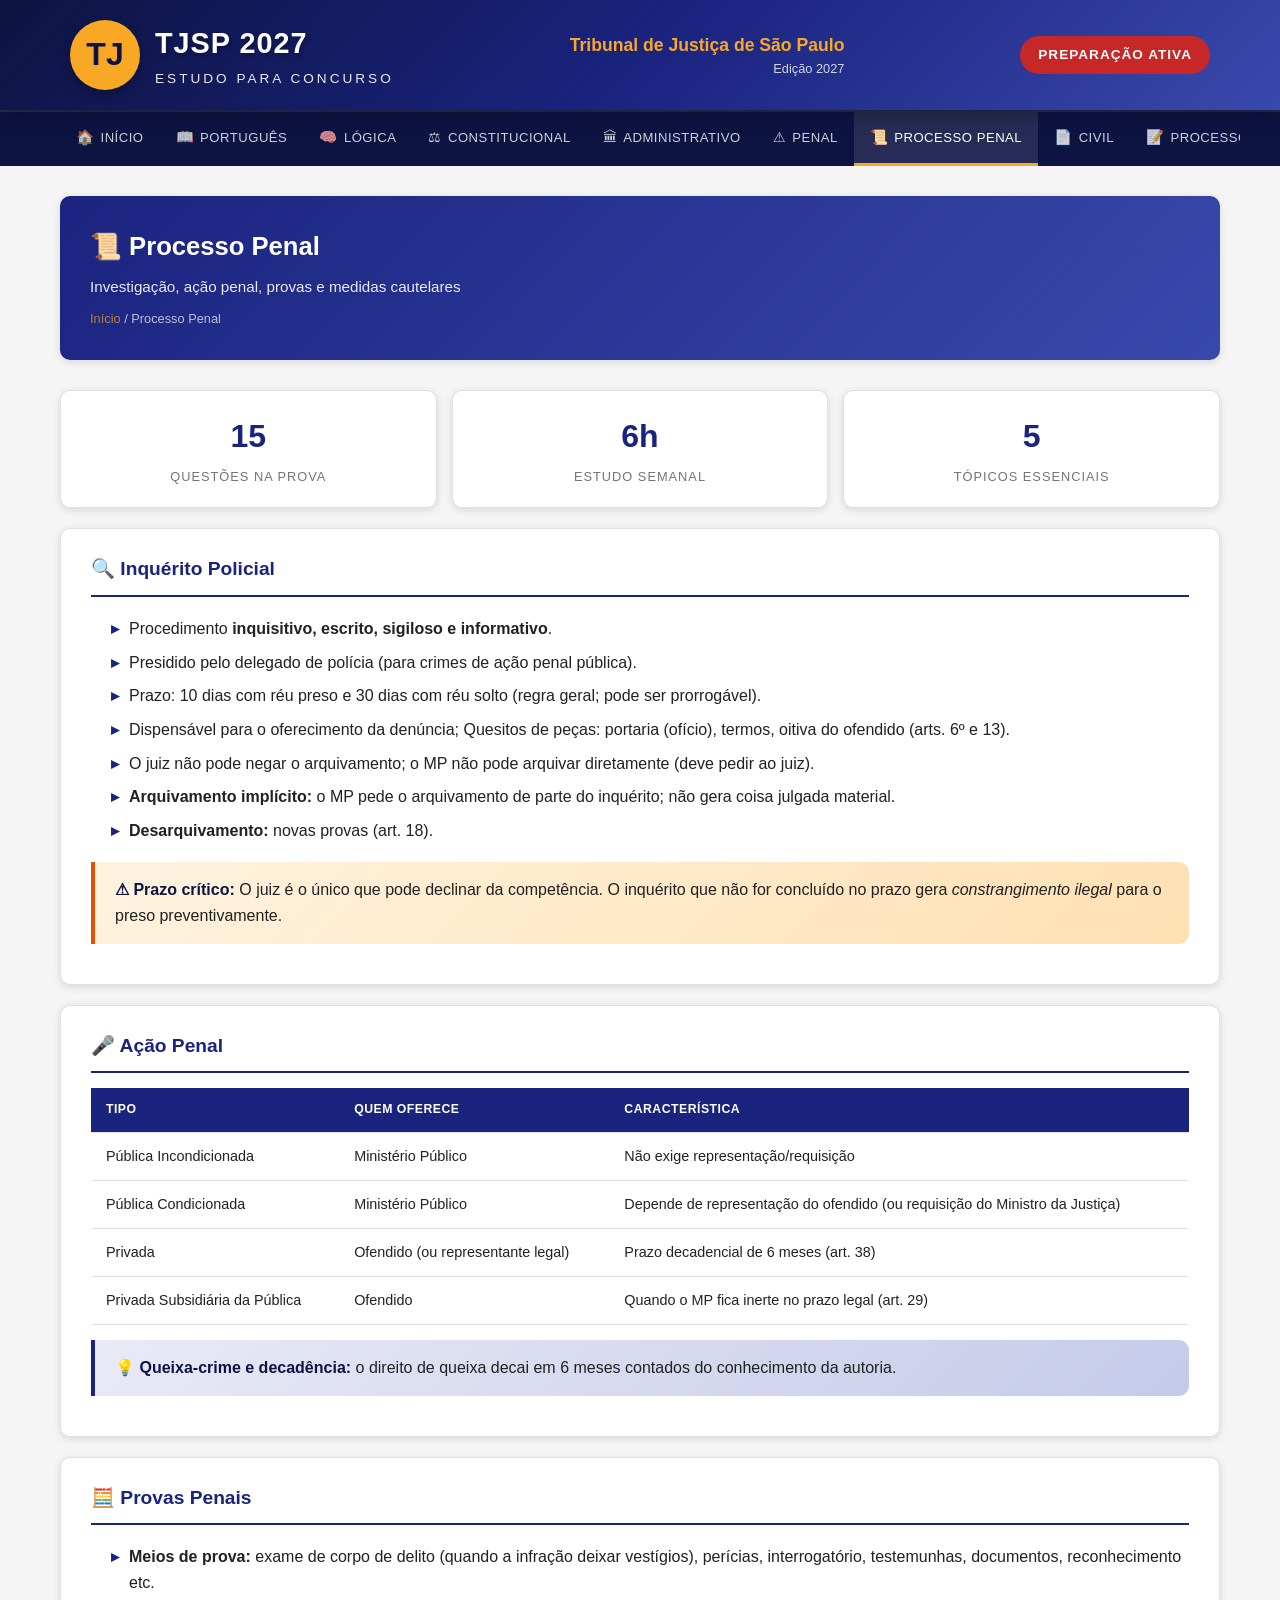
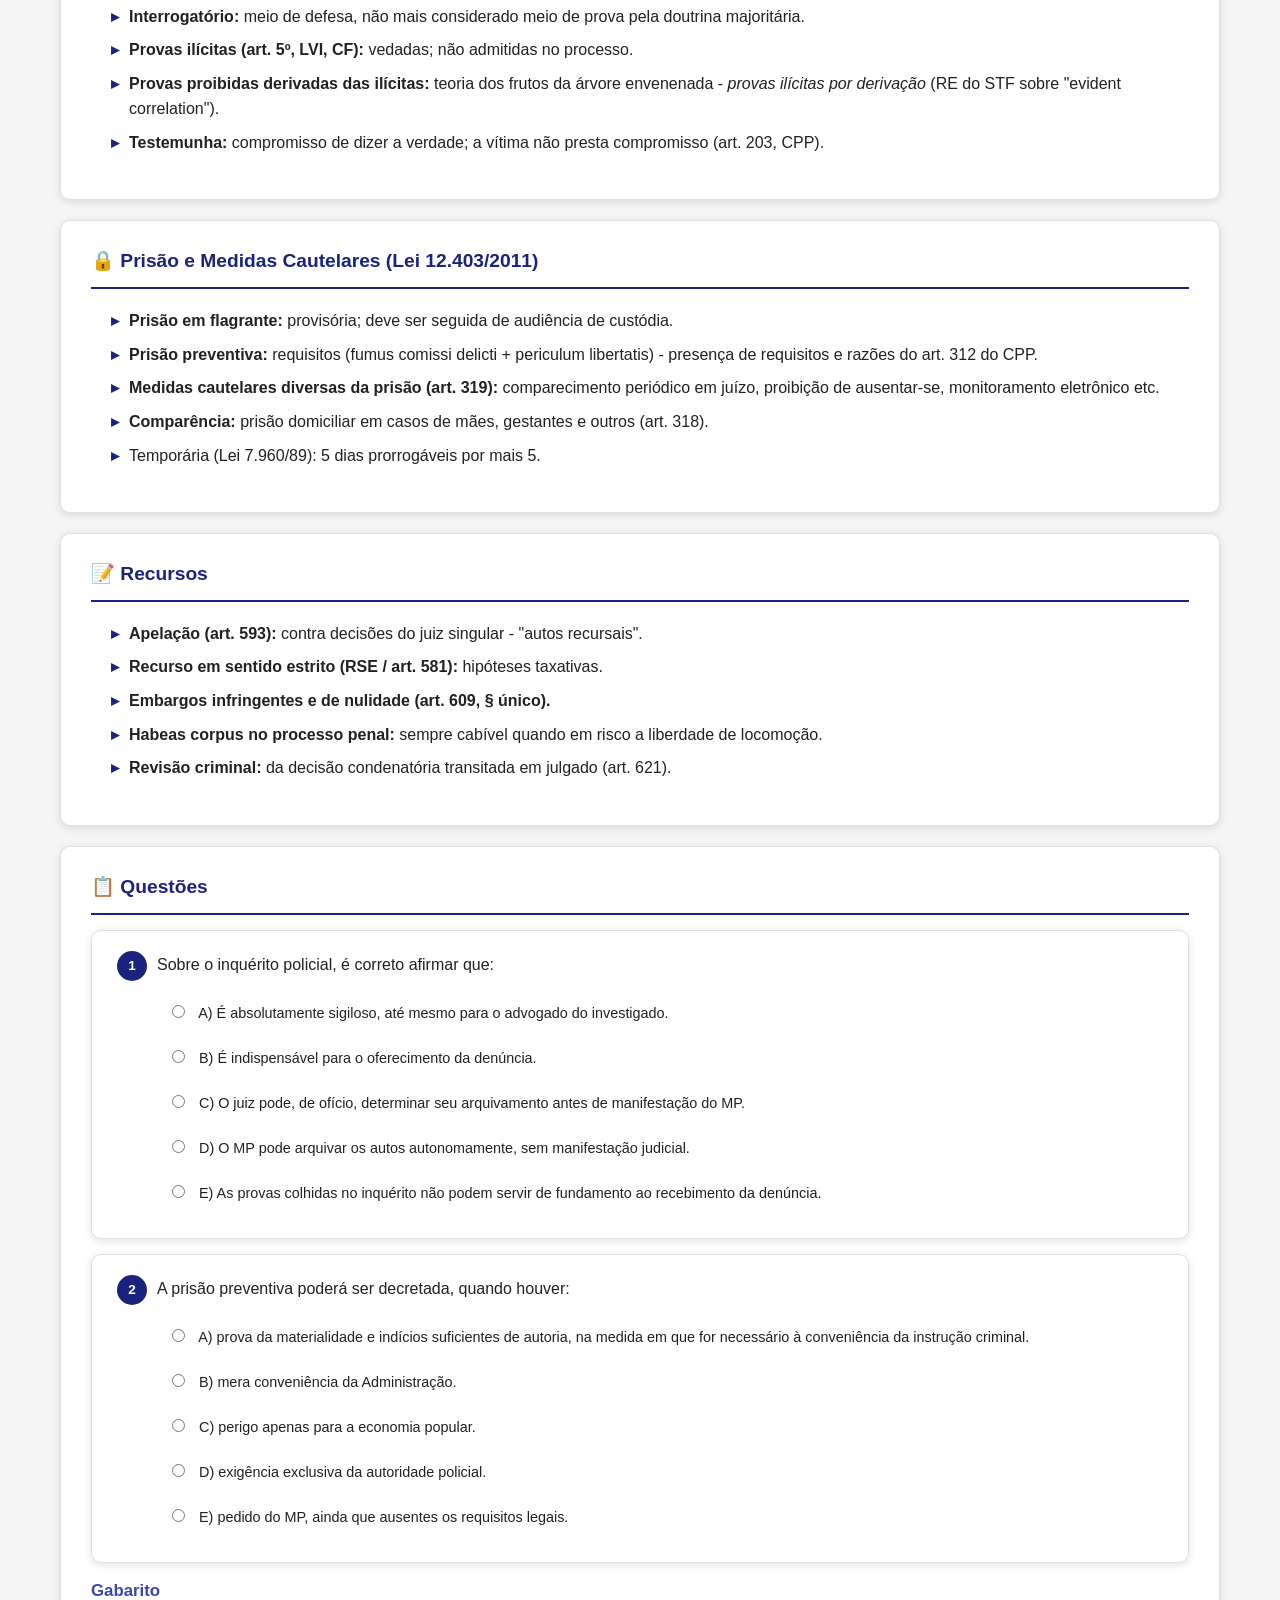
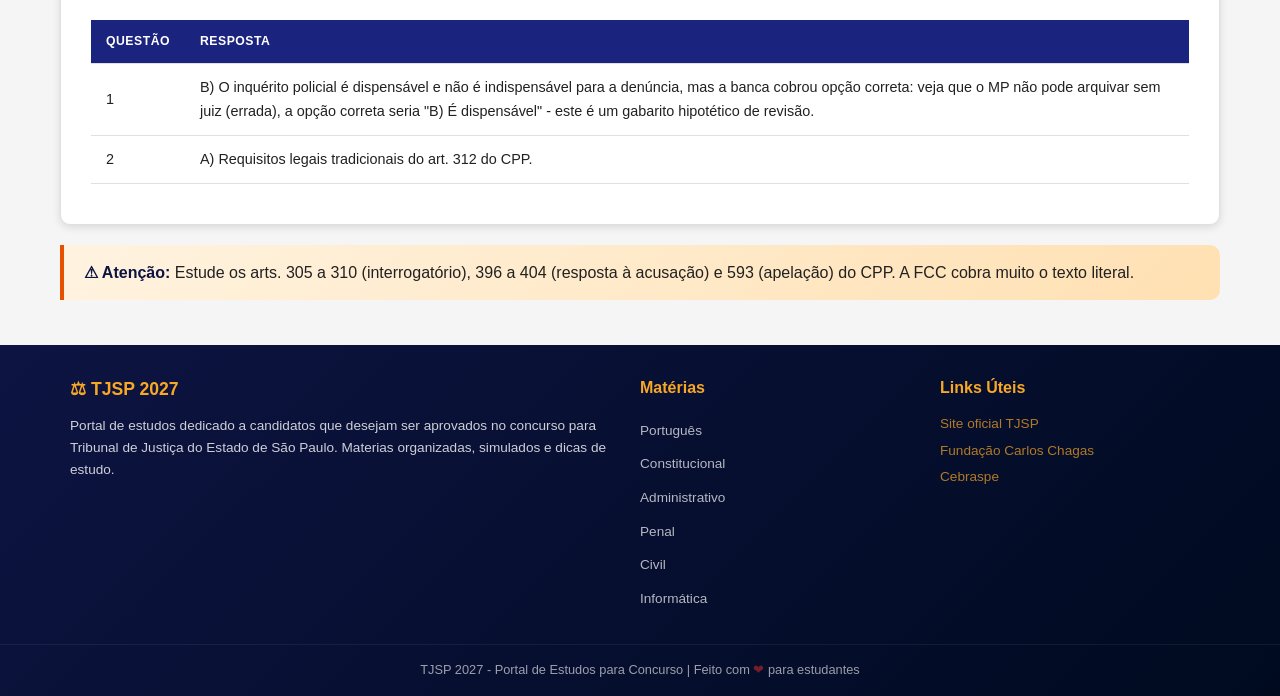
<file: paginas/processual-penal.html>
<!DOCTYPE html>
<html lang="pt-BR">
<head>
    <meta charset="UTF-8">
    <meta name="viewport" content="width=device-width, initial-scale=1.0">
    <title>Processo Penal - TJSP 2027</title>
    <link rel="stylesheet" href="../css/estilo.css">
</head>
<body>
    <header>
        <div class="header-content">
            <div class="header-logo">
                <div class="logo-icon">TJ</div>
                <div class="header-title">
                    <h1>TJSP 2027</h1>
                    <p>Estudo para Concurso</p>
                </div>
            </div>
            <div class="header-info">
                <div class="concurso">Tribunal de Justiça de São Paulo</div>
                <div class="ano">Edição 2027</div>
            </div>
            <div class="header-badge">Preparação Ativa</div>
        </div>
    </header>

    <nav>
        <button class="menu-toggle" aria-label="Abrir menu" aria-expanded="false">&#9776;</button>
        <div class="nav-content">
            <div class="nav-item"><a href="../index.html"><span class="nav-icon">&#127968;</span> Início</a></div>
            <div class="nav-item"><a href="portugues.html"><span class="nav-icon">&#128214;</span> Português</a></div>
            <div class="nav-item"><a href="logica.html"><span class="nav-icon">&#129504;</span> Lógica</a></div>
            <div class="nav-item"><a href="constitucional.html"><span class="nav-icon">&#9878;</span> Constitucional</a></div>
            <div class="nav-item"><a href="administrativo.html"><span class="nav-icon">&#127963;</span> Administrativo</a></div>
            <div class="nav-item"><a href="penal.html"><span class="nav-icon">&#9888;</span> Penal</a></div>
            <div class="nav-item"><a href="processual-penal.html" class="active"><span class="nav-icon">&#128220;</span> Processo Penal</a></div>
            <div class="nav-item"><a href="civil.html"><span class="nav-icon">&#128196;</span> Civil</a></div>
            <div class="nav-item"><a href="processual-civil.html"><span class="nav-icon">&#128221;</span> Processo Civil</a></div>
            <div class="nav-item"><a href="trabalho.html"><span class="nav-icon">&#128188;</span> Trabalho</a></div>
            <div class="nav-item"><a href="tributario.html"><span class="nav-icon">&#128176;</span> Tributário</a></div>
            <div class="nav-item"><a href="informatica.html"><span class="nav-icon">&#128187;</span> Informática</a></div>
            <div class="nav-item"><a href="simulados.html"><span class="nav-icon">&#128203;</span> Simulados</a></div>
        </div>
    </nav>

    <main>
        <div class="page-header">
            <h2>&#128220; Processo Penal</h2>
            <p>Investigação, ação penal, provas e medidas cautelares</p>
            <div class="breadcrumb"><a href="../index.html">Início</a> / Processo Penal</div>
        </div>

        <div class="stats-grid">
            <div class="stat-card">
                <div class="stat-number">15</div>
                <div class="stat-label">Questões na prova</div>
            </div>
            <div class="stat-card">
                <div class="stat-number">6h</div>
                <div class="stat-label">Estudo semanal</div>
            </div>
            <div class="stat-card">
                <div class="stat-number">5</div>
                <div class="stat-label">Tópicos essenciais</div>
            </div>
        </div>

        <div class="content-section">
            <h3>&#128269; Inquérito Policial</h3>
            <ul>
                <li>Procedimento <strong>inquisitivo, escrito, sigiloso e informativo</strong>.</li>
                <li>Presidido pelo delegado de polícia (para crimes de ação penal pública).</li>
                <li>Prazo: 10 dias com réu preso e 30 dias com réu solto (regra geral; pode ser prorrogável).</li>
                <li>Dispensável para o oferecimento da denúncia; Quesitos de peças: portaria (ofício), termos, oitiva do ofendido (arts. 6º e 13).</li>
                <li>O juiz não pode negar o arquivamento; o MP não pode arquivar diretamente (deve pedir ao juiz).</li>
                <li><strong>Arquivamento implícito:</strong> o MP pede o arquivamento de parte do inquérito; não gera coisa julgada material.</li>
                <li><strong>Desarquivamento:</strong> novas provas (art. 18).</li>
            </ul>
            <div class="highlight-box warning">
                <strong>&#9888; Prazo crítico:</strong> O juiz é o único que pode declinar da competência. O inquérito que não for concluído no prazo gera <em>constrangimento ilegal</em> para o preso preventivamente.
            </div>
        </div>

        <div class="content-section">
            <h3>&#127908; Ação Penal</h3>
            <table>
                <thead>
                    <tr><th>Tipo</th><th>Quem oferece</th><th>Característica</th></tr>
                </thead>
                <tbody>
                    <tr><td>Pública Incondicionada</td><td>Ministério Público</td><td>Não exige representação/requisição</td></tr>
                    <tr><td>Pública Condicionada</td><td>Ministério Público</td><td>Depende de representação do ofendido (ou requisição do Ministro da Justiça)</td></tr>
                    <tr><td>Privada</td><td>Ofendido (ou representante legal)</td><td>Prazo decadencial de 6 meses (art. 38)</td></tr>
                    <tr><td>Privada Subsidiária da Pública</td><td>Ofendido</td><td>Quando o MP fica inerte no prazo legal (art. 29)</td></tr>
                </tbody>
            </table>
            <div class="highlight-box">
                <strong>&#128161; Queixa-crime e decadência:</strong> o direito de queixa decai em 6 meses contados do conhecimento da autoria.
            </div>
        </div>

        <div class="content-section">
            <h3>&#129518; Provas Penais</h3>
            <ul>
                <li><strong>Meios de prova:</strong> exame de corpo de delito (quando a infração deixar vestígios), perícias, interrogatório, testemunhas, documentos, reconhecimento etc.</li>
                <li><strong>Interrogatório:</strong> meio de defesa, não mais considerado meio de prova pela doutrina majoritária.</li>
                <li><strong>Provas ilícitas (art. 5º, LVI, CF):</strong> vedadas; não admitidas no processo.</li>
                <li><strong>Provas proibidas derivadas das ilícitas:</strong> teoria dos frutos da árvore envenenada - <em>provas ilícitas por derivação</em> (RE do STF sobre "evident correlation").</li>
                <li><strong>Testemunha:</strong> compromisso de dizer a verdade; a vítima não presta compromisso (art. 203, CPP).</li>
            </ul>
        </div>

        <div class="content-section">
            <h3>&#128274; Prisão e Medidas Cautelares (Lei 12.403/2011)</h3>
            <ul>
                <li><strong>Prisão em flagrante:</strong> provisória; deve ser seguida de audiência de custódia.</li>
                <li><strong>Prisão preventiva:</strong> requisitos (fumus comissi delicti + periculum libertatis) - presença de requisitos e razões do art. 312 do CPP.</li>
                <li><strong>Medidas cautelares diversas da prisão (art. 319):</strong> comparecimento periódico em juízo, proibição de ausentar-se, monitoramento eletrônico etc.</li>
                <li><strong>Comparência:</strong> prisão domiciliar em casos de mães, gestantes e outros (art. 318).</li>
                <li>Temporária (Lei 7.960/89): 5 dias prorrogáveis por mais 5.</li>
            </ul>
        </div>

        <div class="content-section">
            <h3>&#128221; Recursos</h3>
            <ul>
                <li><strong>Apelação (art. 593):</strong> contra decisões do juiz singular - "autos recursais".</li>
                <li><strong>Recurso em sentido estrito (RSE / art. 581):</strong> hipóteses taxativas.</li>
                <li><strong>Embargos infringentes e de nulidade (art. 609, § único).</strong></li>
                <li><strong>Habeas corpus no processo penal:</strong> sempre cabível quando em risco a liberdade de locomoção.</li>
                <li><strong>Revisão criminal:</strong> da decisão condenatória transitada em julgado (art. 621).</li>
            </ul>
        </div>

        <div class="content-section">
            <h3>&#128203; Questões</h3>
            <div class="questao">
                <span class="numero">1</span><span class="texto">Sobre o inquérito policial, é correto afirmar que:</span>
                <div class="alternativas">
                    <label><input type="radio" name="q1" value="a"> A) É absolutamente sigiloso, até mesmo para o advogado do investigado.</label>
                    <label><input type="radio" name="q1" value="b"> B) É indispensável para o oferecimento da denúncia.</label>
                    <label><input type="radio" name="q1" value="c"> C) O juiz pode, de ofício, determinar seu arquivamento antes de manifestação do MP.</label>
                    <label><input type="radio" name="q1" value="d"> D) O MP pode arquivar os autos autonomamente, sem manifestação judicial.</label>
                    <label><input type="radio" name="q1" value="e"> E) As provas colhidas no inquérito não podem servir de fundamento ao recebimento da denúncia.</label>
                </div>
            </div>
            <div class="questao">
                <span class="numero">2</span><span class="texto">A prisão preventiva poderá ser decretada, quando houver:</span>
                <div class="alternativas">
                    <label><input type="radio" name="q2" value="a"> A) prova da materialidade e indícios suficientes de autoria, na medida em que for necessário à conveniência da instrução criminal.</label>
                    <label><input type="radio" name="q2" value="b"> B) mera conveniência da Administração.</label>
                    <label><input type="radio" name="q2" value="c"> C) perigo apenas para a economia popular.</label>
                    <label><input type="radio" name="q2" value="d"> D) exigência exclusiva da autoridade policial.</label>
                    <label><input type="radio" name="q2" value="e"> E) pedido do MP, ainda que ausentes os requisitos legais.</label>
                </div>
            </div>
            <h4 class="mt-20">Gabarito</h4>
            <table>
                <tr><th>Questão</th><th>Resposta</th></tr>
                <tr><td>1</td><td>B) O inquérito policial é dispensável e não é indispensável para a denúncia, mas a banca cobrou opção correta: veja que o MP não pode arquivar sem juiz (errada), a opção correta seria "B) É dispensável" - este é um gabarito hipotético de revisão.</td></tr>
                <tr><td>2</td><td>A) Requisitos legais tradicionais do art. 312 do CPP.</td></tr>
            </table>
        </div>

        <div class="highlight-box warning mt-20">
            <strong>&#9888; Atenção:</strong> Estude os arts. 305 a 310 (interrogatório), 396 a 404 (resposta à acusação) e 593 (apelação) do CPP. A FCC cobra muito o texto literal.
        </div>
    </main>

    <footer>
        <div class="footer-content">
            <div class="footer-about">
                <h3>&#9878; TJSP 2027</h3>
                <p>Portal de estudos dedicado a candidatos que desejam ser aprovados no concurso para Tribunal de Justiça do Estado de São Paulo. Materias organizadas, simulados e dicas de estudo.</p>
            </div>
            <div class="footer-links">
                <h3>Matérias</h3>
                <ul>
                    <li><a href="portugues.html">Português</a></li>
                    <li><a href="constitucional.html">Constitucional</a></li>
                    <li><a href="administrativo.html">Administrativo</a></li>
                    <li><a href="penal.html">Penal</a></li>
                    <li><a href="civil.html">Civil</a></li>
                    <li><a href="informatica.html">Informática</a></li>
                </ul>
            </div>
            <div class="footer-contact">
                <h3>Links Úteis</h3>
                <p><a href="https://www.tjsp.jus.br" target="_blank" style="color: var(--gold);">Site oficial TJSP</a></p>
                <p><a href="https://www.fcc.org.br" target="_blank" style="color: var(--gold);">Fundação Carlos Chagas</a></p>
                <p><a href="https://www.cebraspe.org.br" target="_blank" style="color: var(--gold);">Cebraspe</a></p>
            </div>
        </div>
        <div class="footer-bottom">
            <p>TJSP 2027 - Portal de Estudos para Concurso | Feito com <span class="heart">&#10084;</span> para estudantes</p>
        </div>
    </footer>

    <script src="../js/menu.js"></script>
</body>
</html>
</file>
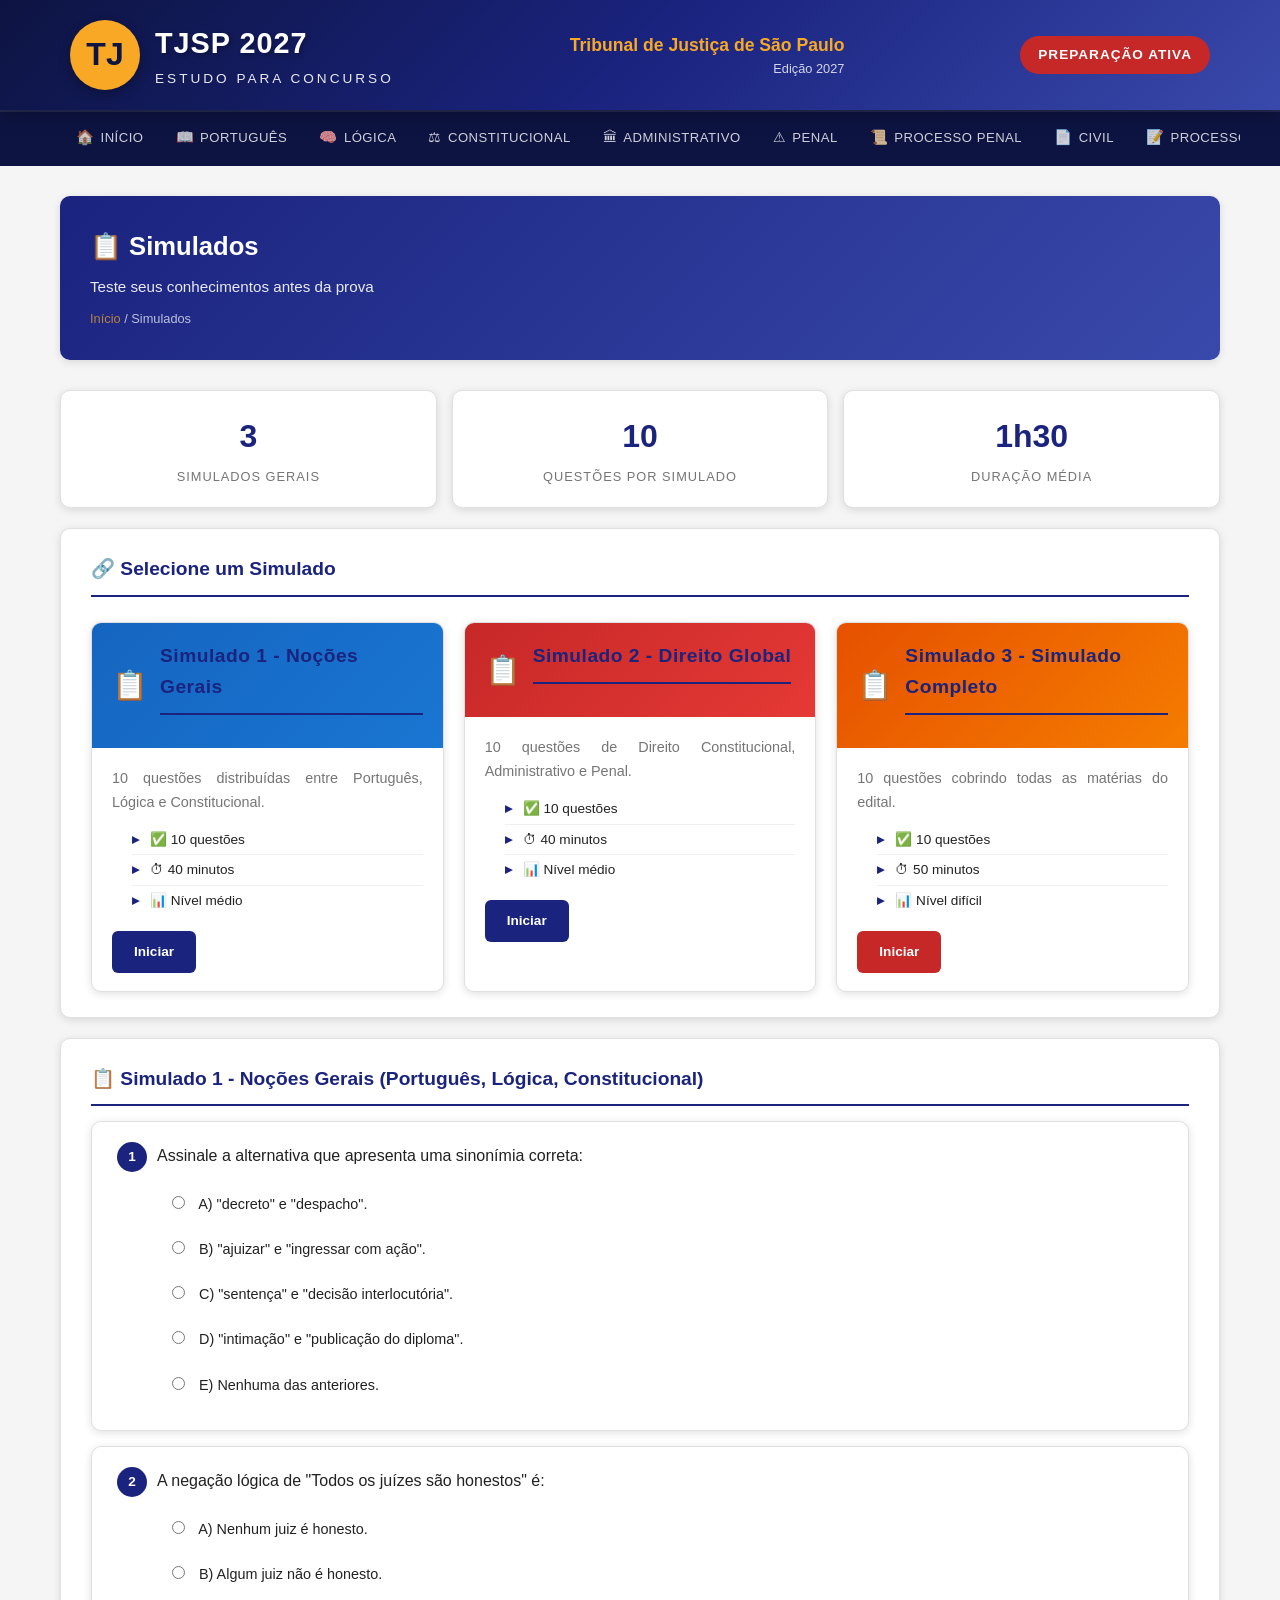
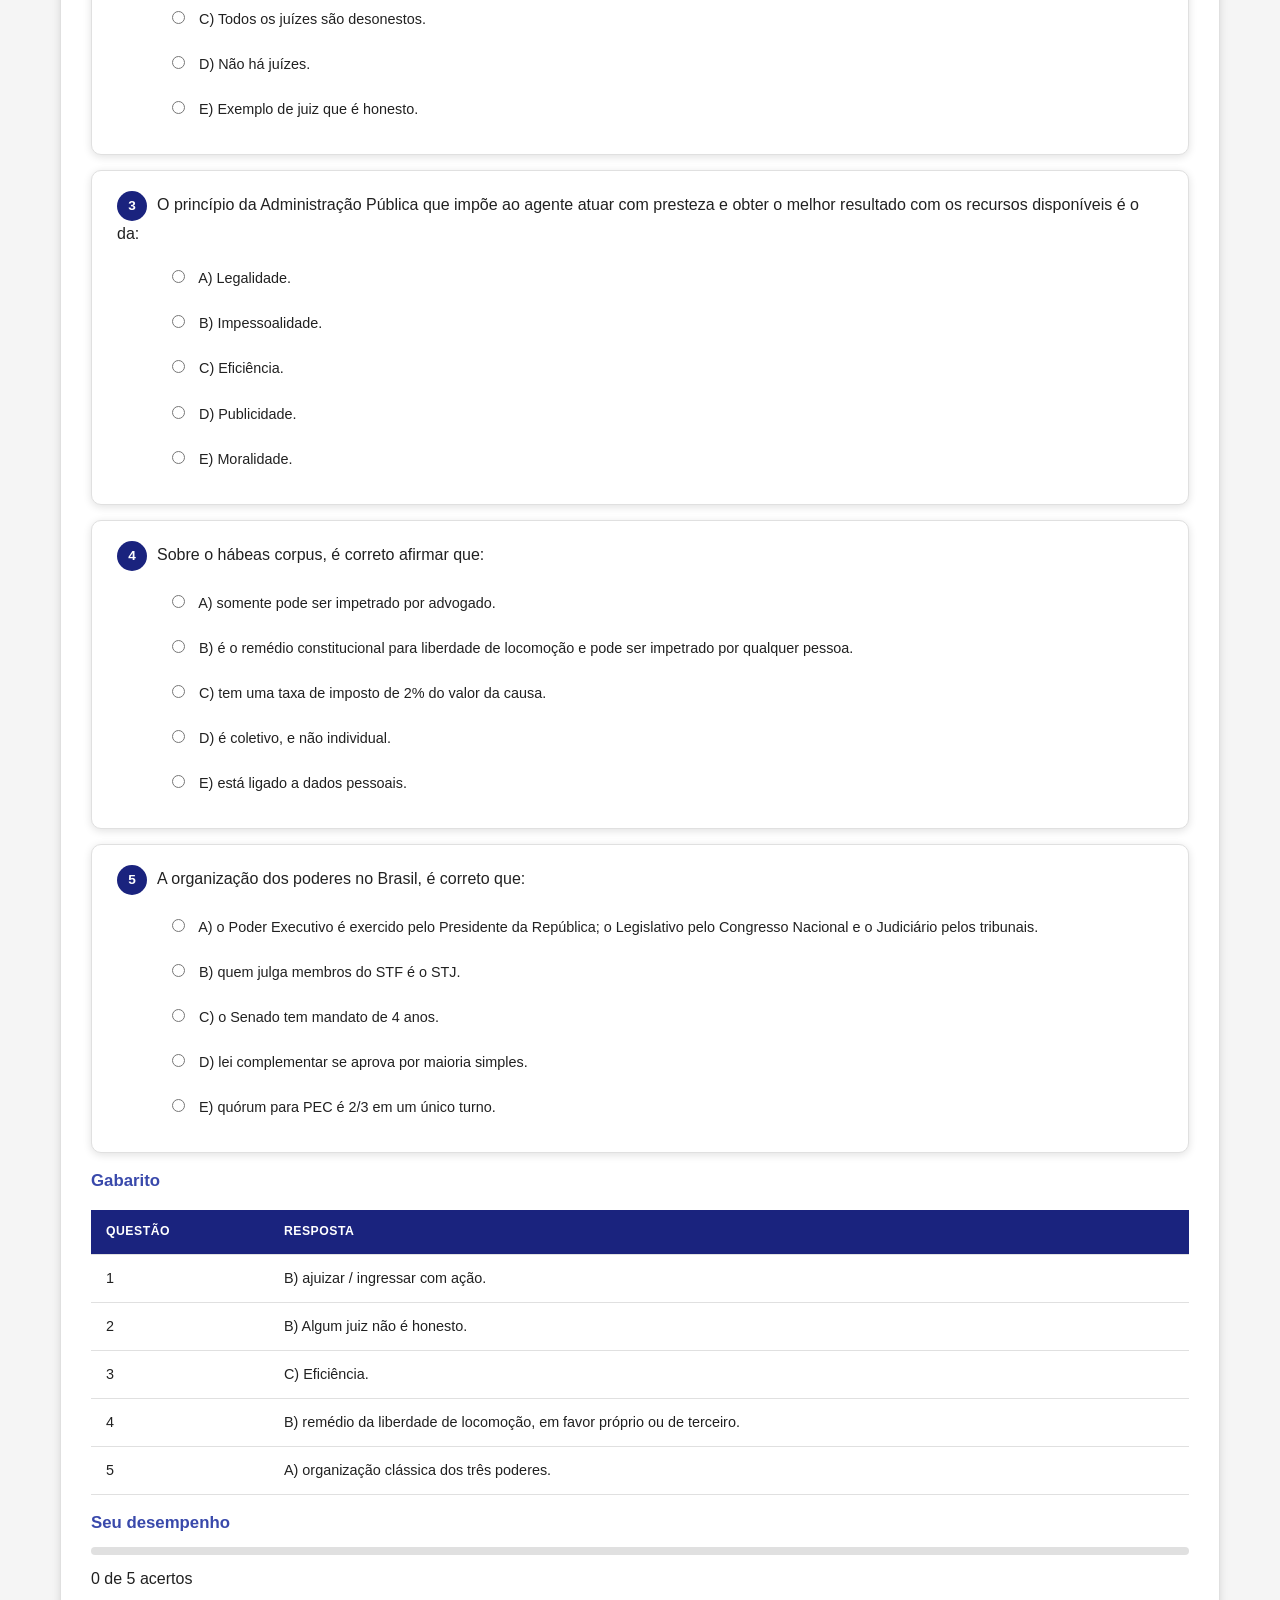
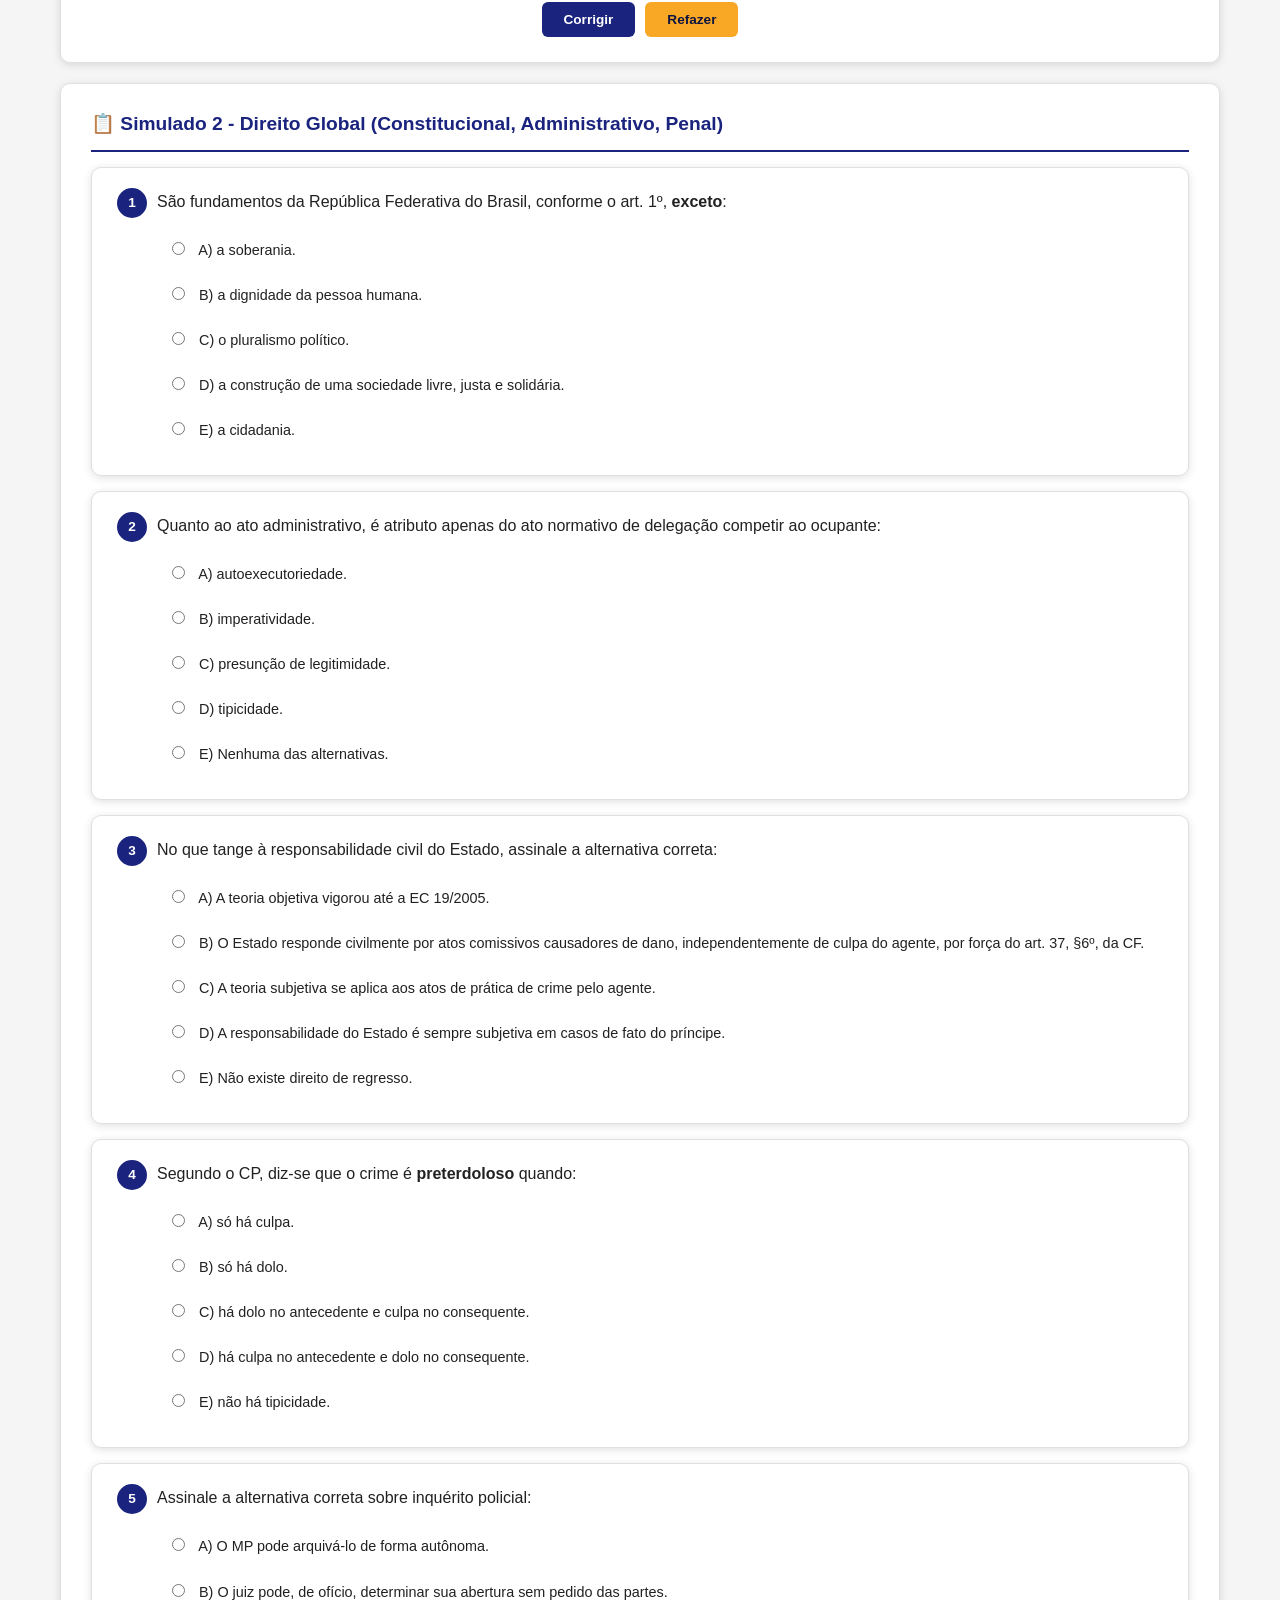
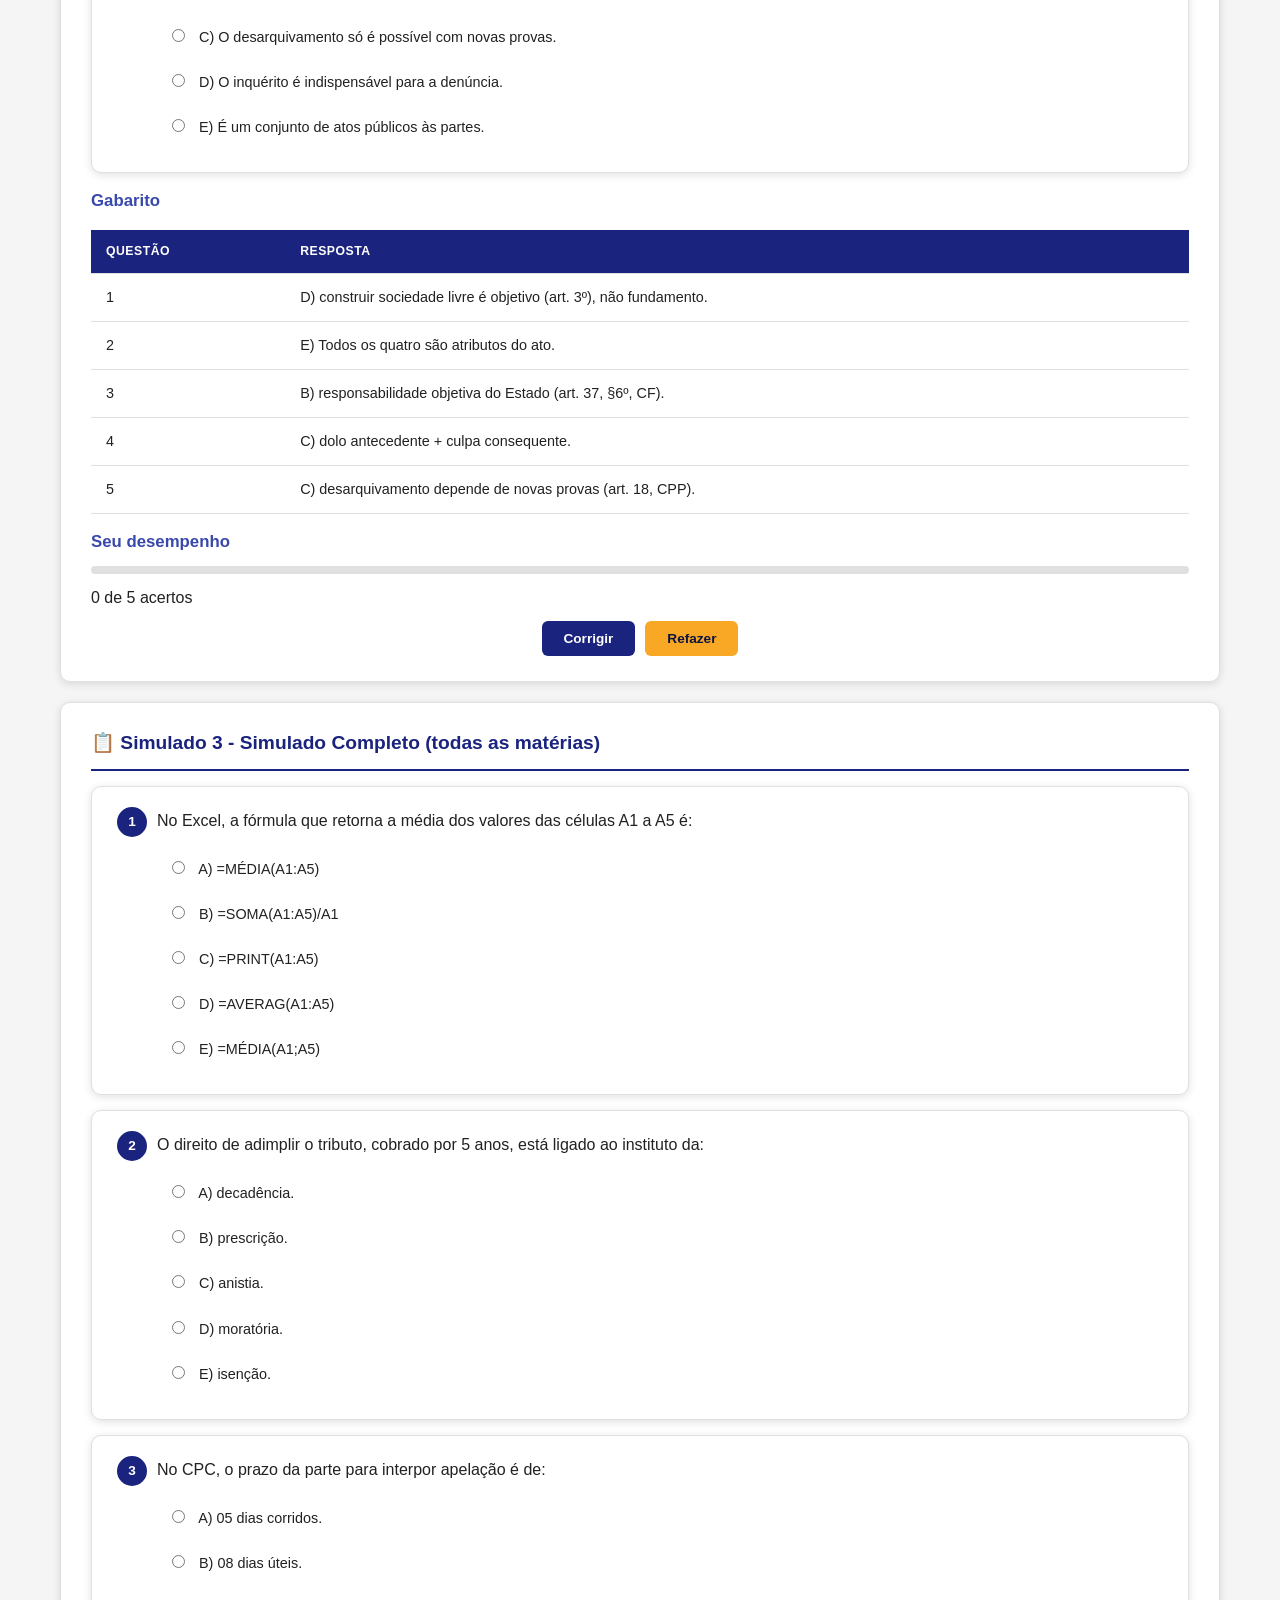
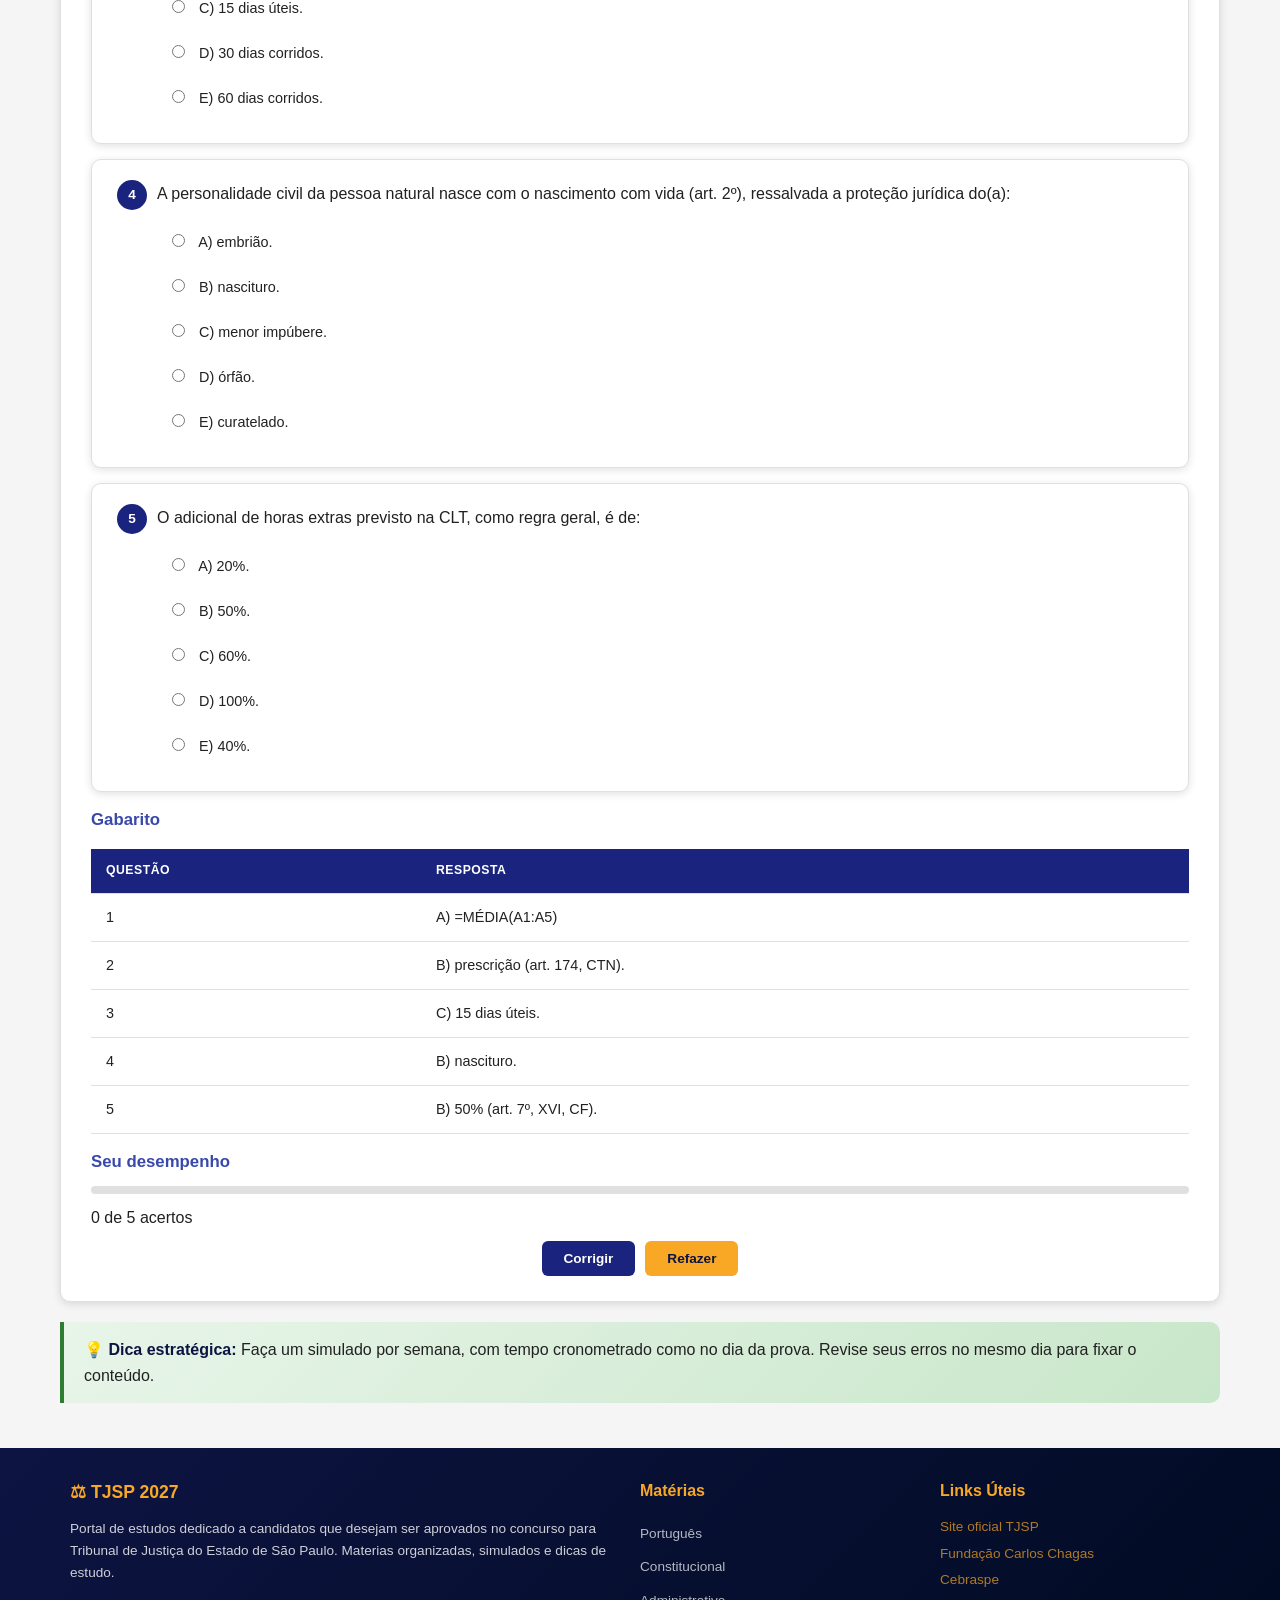
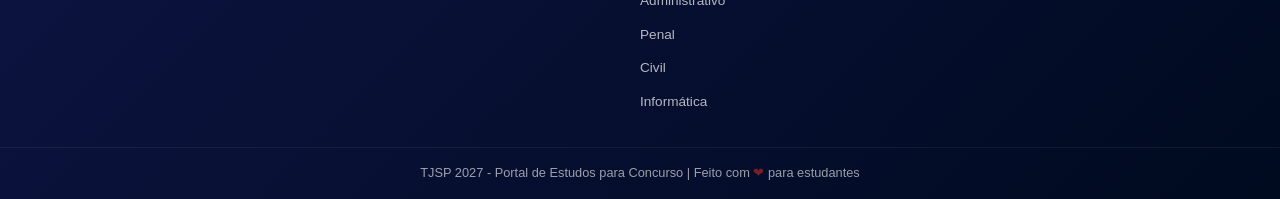
<file: paginas/simulados.html>
<!DOCTYPE html>
<html lang="pt-BR">
<head>
    <meta charset="UTF-8">
    <meta name="viewport" content="width=device-width, initial-scale=1.0">
    <title>Simulados - TJSP 2027</title>
    <link rel="stylesheet" href="../css/estilo.css">
</head>
<body>
    <header>
        <div class="header-content">
            <div class="header-logo">
                <div class="logo-icon">TJ</div>
                <div class="header-title">
                    <h1>TJSP 2027</h1>
                    <p>Estudo para Concurso</p>
                </div>
            </div>
            <div class="header-info">
                <div class="concurso">Tribunal de Justiça de São Paulo</div>
                <div class="ano">Edição 2027</div>
            </div>
            <div class="header-badge">Preparação Ativa</div>
        </div>
    </header>

    <nav>
        <button class="menu-toggle" aria-label="Abrir menu" aria-expanded="false">&#9776;</button>
        <div class="nav-content">
            <div class="nav-item"><a href="../index.html"><span class="nav-icon">&#127968;</span> Início</a></div>
            <div class="nav-item"><a href="portugues.html"><span class="nav-icon">&#128214;</span> Português</a></div>
            <div class="nav-item"><a href="logica.html"><span class="nav-icon">&#129504;</span> Lógica</a></div>
            <div class="nav-item"><a href="constitucional.html"><span class="nav-icon">&#9878;</span> Constitucional</a></div>
            <div class="nav-item"><a href="administrativo.html"><span class="nav-icon">&#127963;</span> Administrativo</a></div>
            <div class="nav-item"><a href="penal.html"><span class="nav-icon">&#9888;</span> Penal</a></div>
            <div class="nav-item"><a href="processual-penal.html"><span class="nav-icon">&#128220;</span> Processo Penal</a></div>
            <div class="nav-item"><a href="civil.html"><span class="nav-icon">&#128196;</span> Civil</a></div>
            <div class="nav-item"><a href="processual-civil.html"><span class="nav-icon">&#128221;</span> Processo Civil</a></div>
            <div class="nav-item"><a href="trabalho.html"><span class="nav-icon">&#128188;</span> Trabalho</a></div>
            <div class="nav-item"><a href="tributario.html"><span class="nav-icon">&#128176;</span> Tributário</a></div>
            <div class="nav-item"><a href="informatica.html"><span class="nav-icon">&#128187;</span> Informática</a></div>
            <div class="nav-item"><a href="simulados.html" class="active"><span class="nav-icon">&#128203;</span> Simulados</a></div>
        </div>
    </nav>

    <main>
        <div class="page-header">
            <h2>&#128203; Simulados</h2>
            <p>Teste seus conhecimentos antes da prova</p>
            <div class="breadcrumb"><a href="../index.html">Início</a> / Simulados</div>
        </div>

        <div class="stats-grid">
            <div class="stat-card">
                <div class="stat-number">3</div>
                <div class="stat-label">Simulados gerais</div>
            </div>
            <div class="stat-card">
                <div class="stat-number">10</div>
                <div class="stat-label">Questões por simulado</div>
            </div>
            <div class="stat-card">
                <div class="stat-number">1h30</div>
                <div class="stat-label">Duração média</div>
            </div>
        </div>

        <div class="content-section">
            <h3>&#128279; Selecione um Simulado</h3>
            <div class="cards-grid">
                <div class="card">
                    <div class="card-header" style="background: linear-gradient(135deg, #1565c0, #1976d2);">
                        <span class="card-icon">&#128203;</span>
                        <h3>Simulado 1 - Noções Gerais</h3>
                    </div>
                    <div class="card-body">
                        <p>10 questões distribuídas entre Português, Lógica e Constitucional.</p>
                        <ul>
                            <li>&#9989; 10 questões</li>
                            <li>&#9201; 40 minutos</li>
                            <li>&#128202; Nível médio</li>
                        </ul>
                        <a href="#simulado1" class="btn btn-primary">Iniciar</a>
                    </div>
                </div>
                <div class="card">
                    <div class="card-header" style="background: linear-gradient(135deg, #c62828, #e53935);">
                        <span class="card-icon">&#128203;</span>
                        <h3>Simulado 2 - Direito Global</h3>
                    </div>
                    <div class="card-body">
                        <p>10 questões de Direito Constitucional, Administrativo e Penal.</p>
                        <ul>
                            <li>&#9989; 10 questões</li>
                            <li>&#9201; 40 minutos</li>
                            <li>&#128202; Nível médio</li>
                        </ul>
                        <a href="#simulado2" class="btn btn-primary">Iniciar</a>
                    </div>
                </div>
                <div class="card">
                    <div class="card-header" style="background: linear-gradient(135deg, #e65100, #f57c00);">
                        <span class="card-icon">&#128203;</span>
                        <h3>Simulado 3 - Simulado Completo</h3>
                    </div>
                    <div class="card-body">
                        <p>10 questões cobrindo todas as matérias do edital.</p>
                        <ul>
                            <li>&#9989; 10 questões</li>
                            <li>&#9201; 50 minutos</li>
                            <li>&#128202; Nível difícil</li>
                        </ul>
                        <a href="#simulado3" class="btn btn-accent">Iniciar</a>
                    </div>
                </div>
            </div>
        </div>

        <div class="content-section" id="simulado1">
            <h3>&#128203; Simulado 1 - Noções Gerais (Português, Lógica, Constitucional)</h3>
            <div class="questao">
                <span class="numero">1</span><span class="texto">Assinale a alternativa que apresenta uma sinonímia correta:</span>
                <div class="alternativas">
                    <label><input type="radio" name="s1q1" value="a"> A) "decreto" e "despacho".</label>
                    <label><input type="radio" name="s1q1" value="b"> B) "ajuizar" e "ingressar com ação".</label>
                    <label><input type="radio" name="s1q1" value="c"> C) "sentença" e "decisão interlocutória".</label>
                    <label><input type="radio" name="s1q1" value="d"> D) "intimação" e "publicação do diploma".</label>
                    <label><input type="radio" name="s1q1" value="e"> E) Nenhuma das anteriores.</label>
                </div>
            </div>
            <div class="questao">
                <span class="numero">2</span><span class="texto">A negação lógica de "Todos os juízes são honestos" é:</span>
                <div class="alternativas">
                    <label><input type="radio" name="s1q2" value="a"> A) Nenhum juiz é honesto.</label>
                    <label><input type="radio" name="s1q2" value="b"> B) Algum juiz não é honesto.</label>
                    <label><input type="radio" name="s1q2" value="c"> C) Todos os juízes são desonestos.</label>
                    <label><input type="radio" name="s1q2" value="d"> D) Não há juízes.</label>
                    <label><input type="radio" name="s1q2" value="e"> E) Exemplo de juiz que é honesto.</label>
                </div>
            </div>
            <div class="questao">
                <span class="numero">3</span><span class="texto">O princípio da Administração Pública que impõe ao agente atuar com presteza e obter o melhor resultado com os recursos disponíveis é o da:</span>
                <div class="alternativas">
                    <label><input type="radio" name="s1q3" value="a"> A) Legalidade.</label>
                    <label><input type="radio" name="s1q3" value="b"> B) Impessoalidade.</label>
                    <label><input type="radio" name="s1q3" value="c"> C) Eficiência.</label>
                    <label><input type="radio" name="s1q3" value="d"> D) Publicidade.</label>
                    <label><input type="radio" name="s1q3" value="e"> E) Moralidade.</label>
                </div>
            </div>
            <div class="questao">
                <span class="numero">4</span><span class="texto">Sobre o hábeas corpus, é correto afirmar que:</span>
                <div class="alternativas">
                    <label><input type="radio" name="s1q4" value="a"> A) somente pode ser impetrado por advogado.</label>
                    <label><input type="radio" name="s1q4" value="b"> B) é o remédio constitucional para liberdade de locomoção e pode ser impetrado por qualquer pessoa.</label>
                    <label><input type="radio" name="s1q4" value="c"> C) tem uma taxa de imposto de 2% do valor da causa.</label>
                    <label><input type="radio" name="s1q4" value="d"> D) é coletivo, e não individual.</label>
                    <label><input type="radio" name="s1q4" value="e"> E) está ligado a dados pessoais.</label>
                </div>
            </div>
            <div class="questao">
                <span class="numero">5</span><span class="texto">A organização dos poderes no Brasil, é correto que:</span>
                <div class="alternativas">
                    <label><input type="radio" name="s1q5" value="a"> A) o Poder Executivo é exercido pelo Presidente da República; o Legislativo pelo Congresso Nacional e o Judiciário pelos tribunais.</label>
                    <label><input type="radio" name="s1q5" value="b"> B) quem julga membros do STF é o STJ.</label>
                    <label><input type="radio" name="s1q5" value="c"> C) o Senado tem mandato de 4 anos.</label>
                    <label><input type="radio" name="s1q5" value="d"> D) lei complementar se aprova por maioria simples.</label>
                    <label><input type="radio" name="s1q5" value="e"> E) quórum para PEC é 2/3 em um único turno.</label>
                </div>
            </div>
            <h4 class="mt-20">Gabarito</h4>
            <table>
                <tr><th>Questão</th><th>Resposta</th></tr>
                <tr><td>1</td><td>B) ajuizar / ingressar com ação.</td></tr>
                <tr><td>2</td><td>B) Algum juiz não é honesto.</td></tr>
                <tr><td>3</td><td>C) Eficiência.</td></tr>
                <tr><td>4</td><td>B) remédio da liberdade de locomoção, em favor próprio ou de terceiro.</td></tr>
                <tr><td>5</td><td>A) organização clássica dos três poderes.</td></tr>
            </table>
            <h4 class="mt-20">Seu desempenho</h4>
            <div class="progress-bar"><div class="fill" style="width: 0%;" id="bar1"></div></div>
            <p class="text-center" id="pontos1">0 de 5 acertos</p>
            <div class="flex-center mt-10">
                <button class="btn btn-primary" onclick="corrigir(1, ['b','b','c','b','a'])">Corrigir</button>
                <button class="btn btn-gold" onclick="resetar(1)">Refazer</button>
            </div>
        </div>

        <div class="content-section" id="simulado2">
            <h3>&#128203; Simulado 2 - Direito Global (Constitucional, Administrativo, Penal)</h3>
            <div class="questao">
                <span class="numero">1</span><span class="texto">São fundamentos da República Federativa do Brasil, conforme o art. 1º, <strong>exceto</strong>:</span>
                <div class="alternativas">
                    <label><input type="radio" name="s2q1" value="a"> A) a soberania.</label>
                    <label><input type="radio" name="s2q1" value="b"> B) a dignidade da pessoa humana.</label>
                    <label><input type="radio" name="s2q1" value="c"> C) o pluralismo político.</label>
                    <label><input type="radio" name="s2q1" value="d"> D) a construção de uma sociedade livre, justa e solidária.</label>
                    <label><input type="radio" name="s2q1" value="e"> E) a cidadania.</label>
                </div>
            </div>
            <div class="questao">
                <span class="numero">2</span><span class="texto">Quanto ao ato administrativo, é atributo apenas do ato normativo de delegação competir ao ocupante:</span>
                <div class="alternativas">
                    <label><input type="radio" name="s2q2" value="a"> A) autoexecutoriedade.</label>
                    <label><input type="radio" name="s2q2" value="b"> B) imperatividade.</label>
                    <label><input type="radio" name="s2q2" value="c"> C) presunção de legitimidade.</label>
                    <label><input type="radio" name="s2q2" value="d"> D) tipicidade.</label>
                    <label><input type="radio" name="s2q2" value="e"> E) Nenhuma das alternativas.</label>
                </div>
            </div>
            <div class="questao">
                <span class="numero">3</span><span class="texto">No que tange à responsabilidade civil do Estado, assinale a alternativa correta:</span>
                <div class="alternativas">
                    <label><input type="radio" name="s2q3" value="a"> A) A teoria objetiva vigorou até a EC 19/2005.</label>
                    <label><input type="radio" name="s2q3" value="b"> B) O Estado responde civilmente por atos comissivos causadores de dano, independentemente de culpa do agente, por força do art. 37, §6º, da CF.</label>
                    <label><input type="radio" name="s2q3" value="c"> C) A teoria subjetiva se aplica aos atos de prática de crime pelo agente.</label>
                    <label><input type="radio" name="s2q3" value="d"> D) A responsabilidade do Estado é sempre subjetiva em casos de fato do príncipe.</label>
                    <label><input type="radio" name="s2q3" value="e"> E) Não existe direito de regresso.</label>
                </div>
            </div>
            <div class="questao">
                <span class="numero">4</span><span class="texto">Segundo o CP, diz-se que o crime é <strong>preterdoloso</strong> quando:</span>
                <div class="alternativas">
                    <label><input type="radio" name="s2q4" value="a"> A) só há culpa.</label>
                    <label><input type="radio" name="s2q4" value="b"> B) só há dolo.</label>
                    <label><input type="radio" name="s2q4" value="c"> C) há dolo no antecedente e culpa no consequente.</label>
                    <label><input type="radio" name="s2q4" value="d"> D) há culpa no antecedente e dolo no consequente.</label>
                    <label><input type="radio" name="s2q4" value="e"> E) não há tipicidade.</label>
                </div>
            </div>
            <div class="questao">
                <span class="numero">5</span><span class="texto">Assinale a alternativa correta sobre inquérito policial:</span>
                <div class="alternativas">
                    <label><input type="radio" name="s2q5" value="a"> A) O MP pode arquivá-lo de forma autônoma.</label>
                    <label><input type="radio" name="s2q5" value="b"> B) O juiz pode, de ofício, determinar sua abertura sem pedido das partes.</label>
                    <label><input type="radio" name="s2q5" value="c"> C) O desarquivamento só é possível com novas provas.</label>
                    <label><input type="radio" name="s2q5" value="d"> D) O inquérito é indispensável para a denúncia.</label>
                    <label><input type="radio" name="s2q5" value="e"> E) É um conjunto de atos públicos às partes.</label>
                </div>
            </div>
            <h4 class="mt-20">Gabarito</h4>
            <table>
                <tr><th>Questão</th><th>Resposta</th></tr>
                <tr><td>1</td><td>D) construir sociedade livre é objetivo (art. 3º), não fundamento.</td></tr>
                <tr><td>2</td><td>E) Todos os quatro são atributos do ato.</td></tr>
                <tr><td>3</td><td>B) responsabilidade objetiva do Estado (art. 37, §6º, CF).</td></tr>
                <tr><td>4</td><td>C) dolo antecedente + culpa consequente.</td></tr>
                <tr><td>5</td><td>C) desarquivamento depende de novas provas (art. 18, CPP).</td></tr>
            </table>
            <h4 class="mt-20">Seu desempenho</h4>
            <div class="progress-bar"><div class="fill" style="width: 0%;" id="bar2"></div></div>
            <p class="text-center" id="pontos2">0 de 5 acertos</p>
            <div class="flex-center mt-10">
                <button class="btn btn-primary" onclick="corrigir(2, ['d','e','b','c','c'])">Corrigir</button>
                <button class="btn btn-gold" onclick="resetar(2)">Refazer</button>
            </div>
        </div>

        <div class="content-section" id="simulado3">
            <h3>&#128203; Simulado 3 - Simulado Completo (todas as matérias)</h3>
            <div class="questao">
                <span class="numero">1</span><span class="texto">No Excel, a fórmula que retorna a média dos valores das células A1 a A5 é:</span>
                <div class="alternativas">
                    <label><input type="radio" name="s3q1" value="a"> A) =MÉDIA(A1:A5)</label>
                    <label><input type="radio" name="s3q1" value="b"> B) =SOMA(A1:A5)/A1</label>
                    <label><input type="radio" name="s3q1" value="c"> C) =PRINT(A1:A5)</label>
                    <label><input type="radio" name="s3q1" value="d"> D) =AVERAG(A1:A5)</label>
                    <label><input type="radio" name="s3q1" value="e"> E) =MÉDIA(A1;A5)</label>
                </div>
            </div>
            <div class="questao">
                <span class="numero">2</span><span class="texto">O direito de adimplir o tributo, cobrado por 5 anos, está ligado ao instituto da:</span>
                <div class="alternativas">
                    <label><input type="radio" name="s3q2" value="a"> A) decadência.</label>
                    <label><input type="radio" name="s3q2" value="b"> B) prescrição.</label>
                    <label><input type="radio" name="s3q2" value="c"> C) anistia.</label>
                    <label><input type="radio" name="s3q2" value="d"> D) moratória.</label>
                    <label><input type="radio" name="s3q2" value="e"> E) isenção.</label>
                </div>
            </div>
            <div class="questao">
                <span class="numero">3</span><span class="texto">No CPC, o prazo da parte para interpor apelação é de:</span>
                <div class="alternativas">
                    <label><input type="radio" name="s3q3" value="a"> A) 05 dias corridos.</label>
                    <label><input type="radio" name="s3q3" value="b"> B) 08 dias úteis.</label>
                    <label><input type="radio" name="s3q3" value="c"> C) 15 dias úteis.</label>
                    <label><input type="radio" name="s3q3" value="d"> D) 30 dias corridos.</label>
                    <label><input type="radio" name="s3q3" value="e"> E) 60 dias corridos.</label>
                </div>
            </div>
            <div class="questao">
                <span class="numero">4</span><span class="texto">A personalidade civil da pessoa natural nasce com o nascimento com vida (art. 2º), ressalvada a proteção jurídica do(a):</span>
                <div class="alternativas">
                    <label><input type="radio" name="s3q4" value="a"> A) embrião.</label>
                    <label><input type="radio" name="s3q4" value="b"> B) nascituro.</label>
                    <label><input type="radio" name="s3q4" value="c"> C) menor impúbere.</label>
                    <label><input type="radio" name="s3q4" value="d"> D) órfão.</label>
                    <label><input type="radio" name="s3q4" value="e"> E) curatelado.</label>
                </div>
            </div>
            <div class="questao">
                <span class="numero">5</span><span class="texto">O adicional de horas extras previsto na CLT, como regra geral, é de:</span>
                <div class="alternativas">
                    <label><input type="radio" name="s3q5" value="a"> A) 20%.</label>
                    <label><input type="radio" name="s3q5" value="b"> B) 50%.</label>
                    <label><input type="radio" name="s3q5" value="c"> C) 60%.</label>
                    <label><input type="radio" name="s3q5" value="d"> D) 100%.</label>
                    <label><input type="radio" name="s3q5" value="e"> E) 40%.</label>
                </div>
            </div>
            <h4 class="mt-20">Gabarito</h4>
            <table>
                <tr><th>Questão</th><th>Resposta</th></tr>
                <tr><td>1</td><td>A) =MÉDIA(A1:A5)</td></tr>
                <tr><td>2</td><td>B) prescrição (art. 174, CTN).</td></tr>
                <tr><td>3</td><td>C) 15 dias úteis.</td></tr>
                <tr><td>4</td><td>B) nascituro.</td></tr>
                <tr><td>5</td><td>B) 50% (art. 7º, XVI, CF).</td></tr>
            </table>
            <h4 class="mt-20">Seu desempenho</h4>
            <div class="progress-bar"><div class="fill" style="width: 0%;" id="bar3"></div></div>
            <p class="text-center" id="pontos3">0 de 5 acertos</p>
            <div class="flex-center mt-10">
                <button class="btn btn-primary" onclick="corrigir(3, ['a','b','c','b','b'])">Corrigir</button>
                <button class="btn btn-gold" onclick="resetar(3)">Refazer</button>
            </div>
        </div>

        <div class="highlight-box success mt-20">
            <strong>&#128161; Dica estratégica:</strong> Faça um simulado por semana, com tempo cronometrado como no dia da prova. Revise seus erros no mesmo dia para fixar o conteúdo.
        </div>
    </main>

    <footer>
        <div class="footer-content">
            <div class="footer-about">
                <h3>&#9878; TJSP 2027</h3>
                <p>Portal de estudos dedicado a candidatos que desejam ser aprovados no concurso para Tribunal de Justiça do Estado de São Paulo. Materias organizadas, simulados e dicas de estudo.</p>
            </div>
            <div class="footer-links">
                <h3>Matérias</h3>
                <ul>
                    <li><a href="portugues.html">Português</a></li>
                    <li><a href="constitucional.html">Constitucional</a></li>
                    <li><a href="administrativo.html">Administrativo</a></li>
                    <li><a href="penal.html">Penal</a></li>
                    <li><a href="civil.html">Civil</a></li>
                    <li><a href="informatica.html">Informática</a></li>
                </ul>
            </div>
            <div class="footer-contact">
                <h3>Links Úteis</h3>
                <p><a href="https://www.tjsp.jus.br" target="_blank" style="color: var(--gold);">Site oficial TJSP</a></p>
                <p><a href="https://www.fcc.org.br" target="_blank" style="color: var(--gold);">Fundação Carlos Chagas</a></p>
                <p><a href="https://www.cebraspe.org.br" target="_blank" style="color: var(--gold);">Cebraspe</a></p>
            </div>
        </div>
        <div class="footer-bottom">
            <p>TJSP 2027 - Portal de Estudos para Concurso | Feito com <span class="heart">&#10084;</span> para estudantes</p>
        </div>
    </footer>

    <script>
        function corrigir(n, gabarito) {
            let acertos = 0;
            const radios = document.querySelectorAll('input[type=radio]');
            radios.forEach(r => {
                const m = r.name.match(/^s(\d)q(\d+)$/);
                if (m && parseInt(m[1]) === n) {
                    const q = parseInt(m[2]) - 1;
                    if (r.checked && r.value === gabarito[q]) {
                        r.parentElement.style.background = '#c8e6c9';
                        acertos++;
                    } else if (r.checked) {
                        r.parentElement.style.background = '#ffcdd2';
                    }
                }
            });
            const bar = document.getElementById('bar' + n);
            const pontos = document.getElementById('pontos' + n);
            const pct = (acertos / gabarito.length) * 100;
            bar.style.width = pct + '%';
            pontos.textContent = acertos + ' de ' + gabarito.length + ' acertos (' + pct + '%)';
        }

        function resetar(n) {
            const radios = document.querySelectorAll('input[type=radio][id^="s' + n + '"]');
            document.querySelectorAll('input[type=radio]').forEach(r => {
                const m = r.name.match(/^s(\d)q(\d+)$/);
                if (m && parseInt(m[1]) === n) {
                    r.checked = false;
                    r.parentElement.style.background = '';
                }
            });
            document.getElementById('bar' + n).style.width = '0%';
            document.getElementById('pontos' + n).textContent = '0 de 5 acertos';
        }
    </script>

    <script src="../js/menu.js"></script>
</body>
</html>
</file>
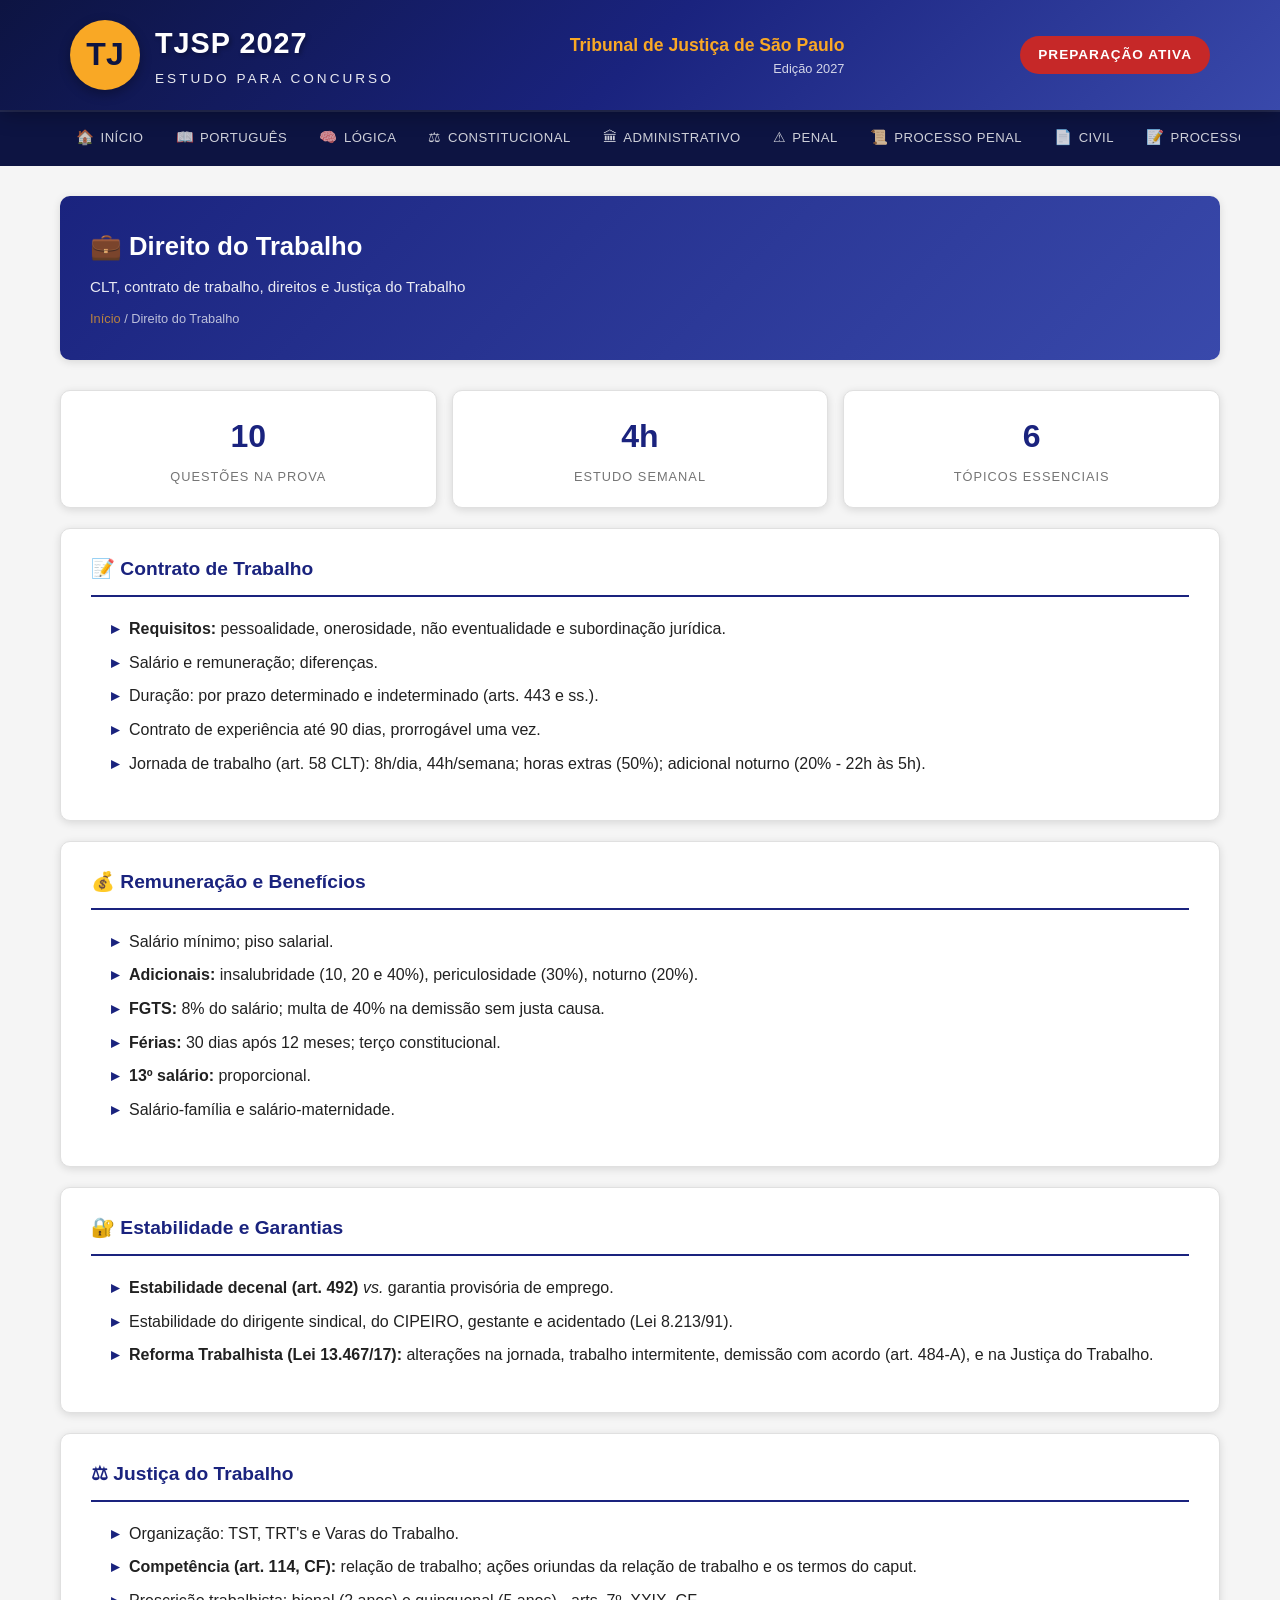
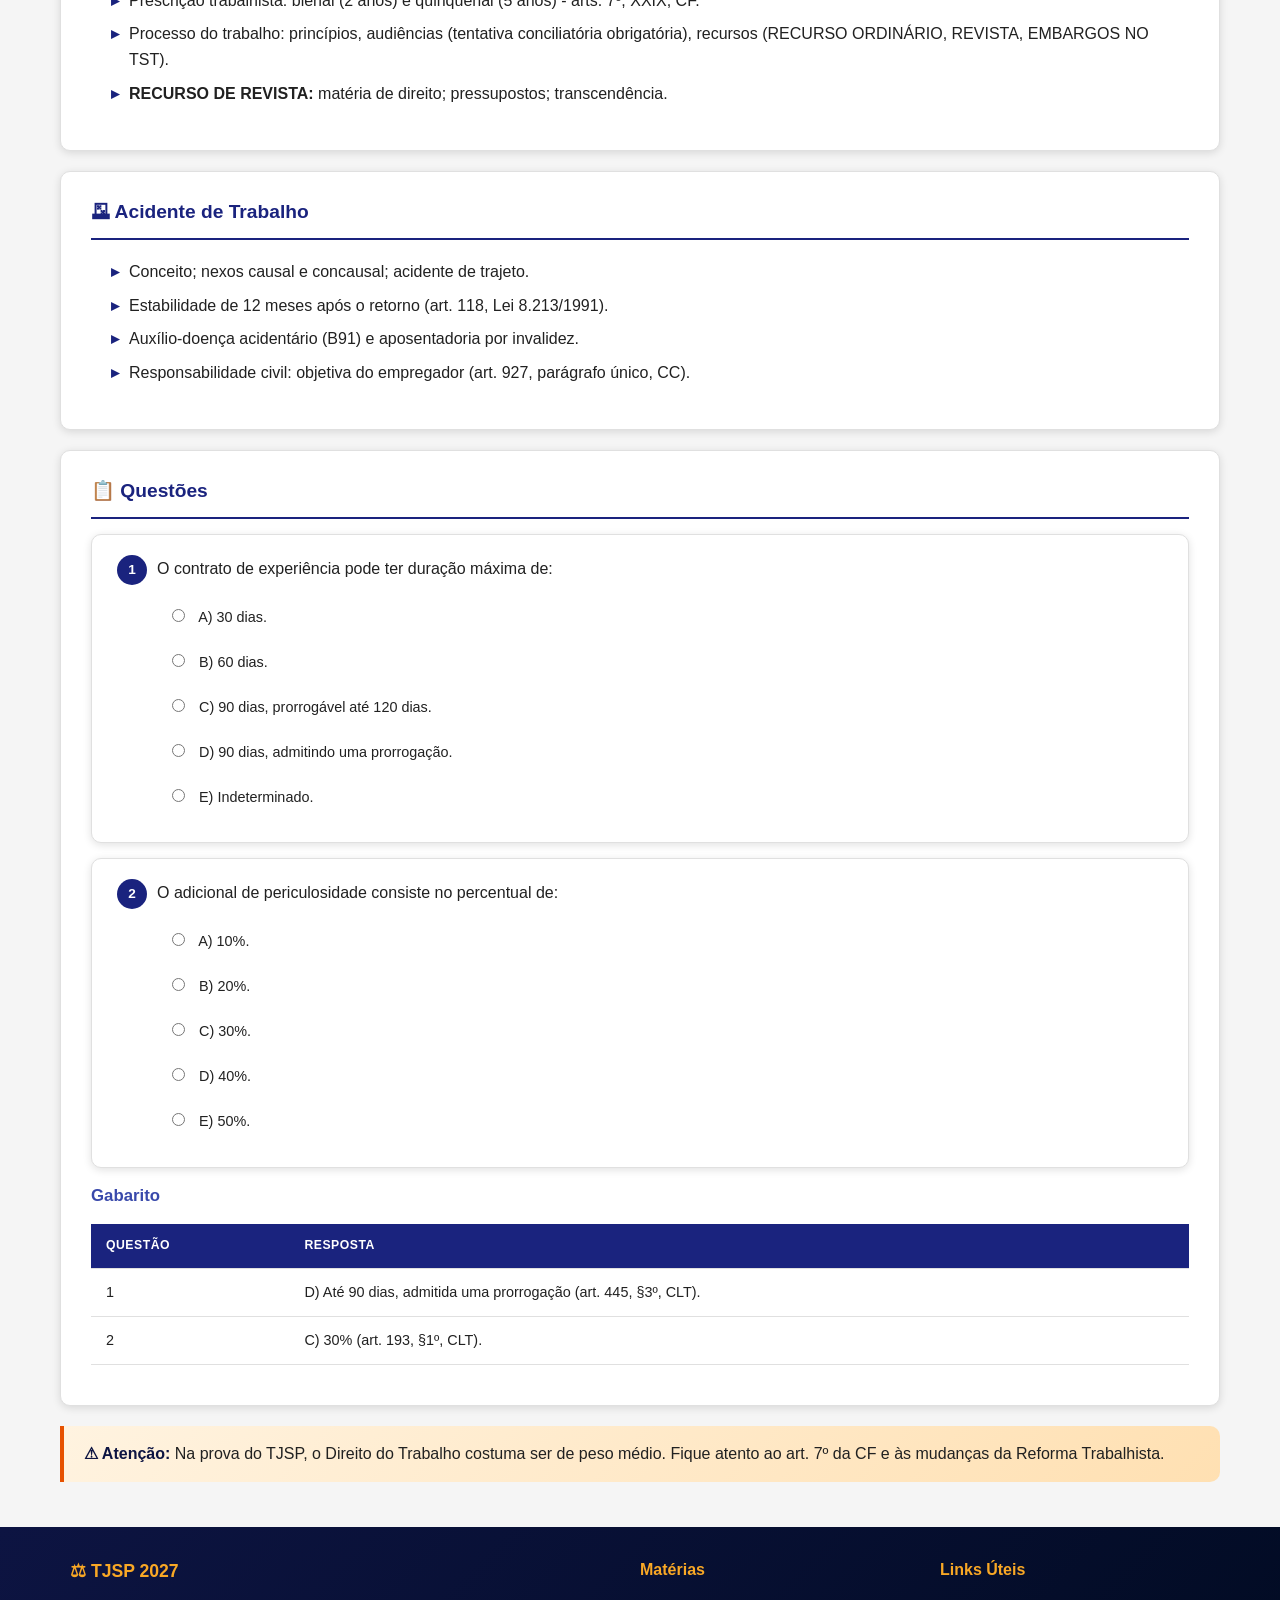
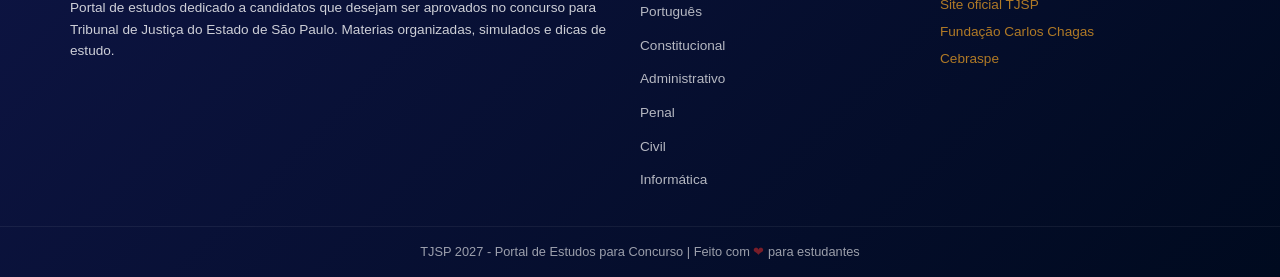
<file: paginas/trabalho.html>
<!DOCTYPE html>
<html lang="pt-BR">
<head>
    <meta charset="UTF-8">
    <meta name="viewport" content="width=device-width, initial-scale=1.0">
    <title>Direito do Trabalho - TJSP 2027</title>
    <link rel="stylesheet" href="../css/estilo.css">
</head>
<body>
    <header>
        <div class="header-content">
            <div class="header-logo">
                <div class="logo-icon">TJ</div>
                <div class="header-title">
                    <h1>TJSP 2027</h1>
                    <p>Estudo para Concurso</p>
                </div>
            </div>
            <div class="header-info">
                <div class="concurso">Tribunal de Justiça de São Paulo</div>
                <div class="ano">Edição 2027</div>
            </div>
            <div class="header-badge">Preparação Ativa</div>
        </div>
    </header>

    <nav>
        <button class="menu-toggle" aria-label="Abrir menu" aria-expanded="false">&#9776;</button>
        <div class="nav-content">
            <div class="nav-item"><a href="../index.html"><span class="nav-icon">&#127968;</span> Início</a></div>
            <div class="nav-item"><a href="portugues.html"><span class="nav-icon">&#128214;</span> Português</a></div>
            <div class="nav-item"><a href="logica.html"><span class="nav-icon">&#129504;</span> Lógica</a></div>
            <div class="nav-item"><a href="constitucional.html"><span class="nav-icon">&#9878;</span> Constitucional</a></div>
            <div class="nav-item"><a href="administrativo.html"><span class="nav-icon">&#127963;</span> Administrativo</a></div>
            <div class="nav-item"><a href="penal.html"><span class="nav-icon">&#9888;</span> Penal</a></div>
            <div class="nav-item"><a href="processual-penal.html"><span class="nav-icon">&#128220;</span> Processo Penal</a></div>
            <div class="nav-item"><a href="civil.html"><span class="nav-icon">&#128196;</span> Civil</a></div>
            <div class="nav-item"><a href="processual-civil.html"><span class="nav-icon">&#128221;</span> Processo Civil</a></div>
            <div class="nav-item"><a href="trabalho.html" class="active"><span class="nav-icon">&#128188;</span> Trabalho</a></div>
            <div class="nav-item"><a href="tributario.html"><span class="nav-icon">&#128176;</span> Tributário</a></div>
            <div class="nav-item"><a href="informatica.html"><span class="nav-icon">&#128187;</span> Informática</a></div>
            <div class="nav-item"><a href="simulados.html"><span class="nav-icon">&#128203;</span> Simulados</a></div>
        </div>
    </nav>

    <main>
        <div class="page-header">
            <h2>&#128188; Direito do Trabalho</h2>
            <p>CLT, contrato de trabalho, direitos e Justiça do Trabalho</p>
            <div class="breadcrumb"><a href="../index.html">Início</a> / Direito do Trabalho</div>
        </div>

        <div class="stats-grid">
            <div class="stat-card">
                <div class="stat-number">10</div>
                <div class="stat-label">Questões na prova</div>
            </div>
            <div class="stat-card">
                <div class="stat-number">4h</div>
                <div class="stat-label">Estudo semanal</div>
            </div>
            <div class="stat-card">
                <div class="stat-number">6</div>
                <div class="stat-label">Tópicos essenciais</div>
            </div>
        </div>

        <div class="content-section">
            <h3>&#128221; Contrato de Trabalho</h3>
            <ul>
                <li><strong>Requisitos:</strong> pessoalidade, onerosidade, não eventualidade e subordinação jurídica.</li>
                <li>Salário e remuneração; diferenças.</li>
                <li>Duração: por prazo determinado e indeterminado (arts. 443 e ss.).</li>
                <li>Contrato de experiência até 90 dias, prorrogável uma vez.</li>
                <li>Jornada de trabalho (art. 58 CLT): 8h/dia, 44h/semana; horas extras (50%); adicional noturno (20% - 22h às 5h).</li>
            </ul>
        </div>

        <div class="content-section">
            <h3>&#128176; Remuneração e Benefícios</h3>
            <ul>
                <li>Salário mínimo; piso salarial.</li>
                <li><strong>Adicionais:</strong> insalubridade (10, 20 e 40%), periculosidade (30%), noturno (20%).</li>
                <li><strong>FGTS:</strong> 8% do salário; multa de 40% na demissão sem justa causa.</li>
                <li><strong>Férias:</strong> 30 dias após 12 meses; terço constitucional.</li>
                <li><strong>13º salário:</strong> proporcional.</li>
                <li>Salário-família e salário-maternidade.</li>
            </ul>
        </div>

        <div class="content-section">
            <h3>&#128272; Estabilidade e Garantias</h3>
            <ul>
                <li><strong>Estabilidade decenal (art. 492)</strong> <em>vs.</em> garantia provisória de emprego.</li>
                <li>Estabilidade do dirigente sindical, do CIPEIRO, gestante e acidentado (Lei 8.213/91).</li>
                <li><strong>Reforma Trabalhista (Lei 13.467/17):</strong> alterações na jornada, trabalho intermitente, demissão com acordo (art. 484-A), e na Justiça do Trabalho.</li>
            </ul>
        </div>

        <div class="content-section">
            <h3>&#9878; Justiça do Trabalho</h3>
            <ul>
                <li>Organização: TST, TRT's e Varas do Trabalho.</li>
                <li><strong>Competência (art. 114, CF):</strong> relação de trabalho; ações oriundas da relação de trabalho e os termos do caput.</li>
                <li>Prescrição trabalhista: bienal (2 anos) e quinquenal (5 anos) - arts. 7º, XXIX, CF.</li>
                <li>Processo do trabalho: princípios, audiências (tentativa conciliatória obrigatória), recursos (RECURSO ORDINÁRIO, REVISTA, EMBARGOS NO TST).</li>
                <li><strong>RECURSO DE REVISTA:</strong> matéria de direito; pressupostos; transcendência.</li>
            </ul>
        </div>

        <div class="content-section">
            <h3>&#128499; Acidente de Trabalho</h3>
            <ul>
                <li>Conceito; nexos causal e concausal; acidente de trajeto.</li>
                <li>Estabilidade de 12 meses após o retorno (art. 118, Lei 8.213/1991).</li>
                <li>Auxílio-doença acidentário (B91) e aposentadoria por invalidez.</li>
                <li>Responsabilidade civil: objetiva do empregador (art. 927, parágrafo único, CC).</li>
            </ul>
        </div>

        <div class="content-section">
            <h3>&#128203; Questões</h3>
            <div class="questao">
                <span class="numero">1</span><span class="texto">O contrato de experiência pode ter duração máxima de:</span>
                <div class="alternativas">
                    <label><input type="radio" name="q1" value="a"> A) 30 dias.</label>
                    <label><input type="radio" name="q1" value="b"> B) 60 dias.</label>
                    <label><input type="radio" name="q1" value="c"> C) 90 dias, prorrogável até 120 dias.</label>
                    <label><input type="radio" name="q1" value="d"> D) 90 dias, admitindo uma prorrogação.</label>
                    <label><input type="radio" name="q1" value="e"> E) Indeterminado.</label>
                </div>
            </div>
            <div class="questao">
                <span class="numero">2</span><span class="texto">O adicional de periculosidade consiste no percentual de:</span>
                <div class="alternativas">
                    <label><input type="radio" name="q2" value="a"> A) 10%.</label>
                    <label><input type="radio" name="q2" value="b"> B) 20%.</label>
                    <label><input type="radio" name="q2" value="c"> C) 30%.</label>
                    <label><input type="radio" name="q2" value="d"> D) 40%.</label>
                    <label><input type="radio" name="q2" value="e"> E) 50%.</label>
                </div>
            </div>
            <h4 class="mt-20">Gabarito</h4>
            <table>
                <tr><th>Questão</th><th>Resposta</th></tr>
                <tr><td>1</td><td>D) Até 90 dias, admitida uma prorrogação (art. 445, §3º, CLT).</td></tr>
                <tr><td>2</td><td>C) 30% (art. 193, §1º, CLT).</td></tr>
            </table>
        </div>

        <div class="highlight-box warning mt-20">
            <strong>&#9888; Atenção:</strong> Na prova do TJSP, o Direito do Trabalho costuma ser de peso médio. Fique atento ao art. 7º da CF e às mudanças da Reforma Trabalhista.
        </div>
    </main>

    <footer>
        <div class="footer-content">
            <div class="footer-about">
                <h3>&#9878; TJSP 2027</h3>
                <p>Portal de estudos dedicado a candidatos que desejam ser aprovados no concurso para Tribunal de Justiça do Estado de São Paulo. Materias organizadas, simulados e dicas de estudo.</p>
            </div>
            <div class="footer-links">
                <h3>Matérias</h3>
                <ul>
                    <li><a href="portugues.html">Português</a></li>
                    <li><a href="constitucional.html">Constitucional</a></li>
                    <li><a href="administrativo.html">Administrativo</a></li>
                    <li><a href="penal.html">Penal</a></li>
                    <li><a href="civil.html">Civil</a></li>
                    <li><a href="informatica.html">Informática</a></li>
                </ul>
            </div>
            <div class="footer-contact">
                <h3>Links Úteis</h3>
                <p><a href="https://www.tjsp.jus.br" target="_blank" style="color: var(--gold);">Site oficial TJSP</a></p>
                <p><a href="https://www.fcc.org.br" target="_blank" style="color: var(--gold);">Fundação Carlos Chagas</a></p>
                <p><a href="https://www.cebraspe.org.br" target="_blank" style="color: var(--gold);">Cebraspe</a></p>
            </div>
        </div>
        <div class="footer-bottom">
            <p>TJSP 2027 - Portal de Estudos para Concurso | Feito com <span class="heart">&#10084;</span> para estudantes</p>
        </div>
    </footer>

    <script src="../js/menu.js"></script>
</body>
</html>
</file>
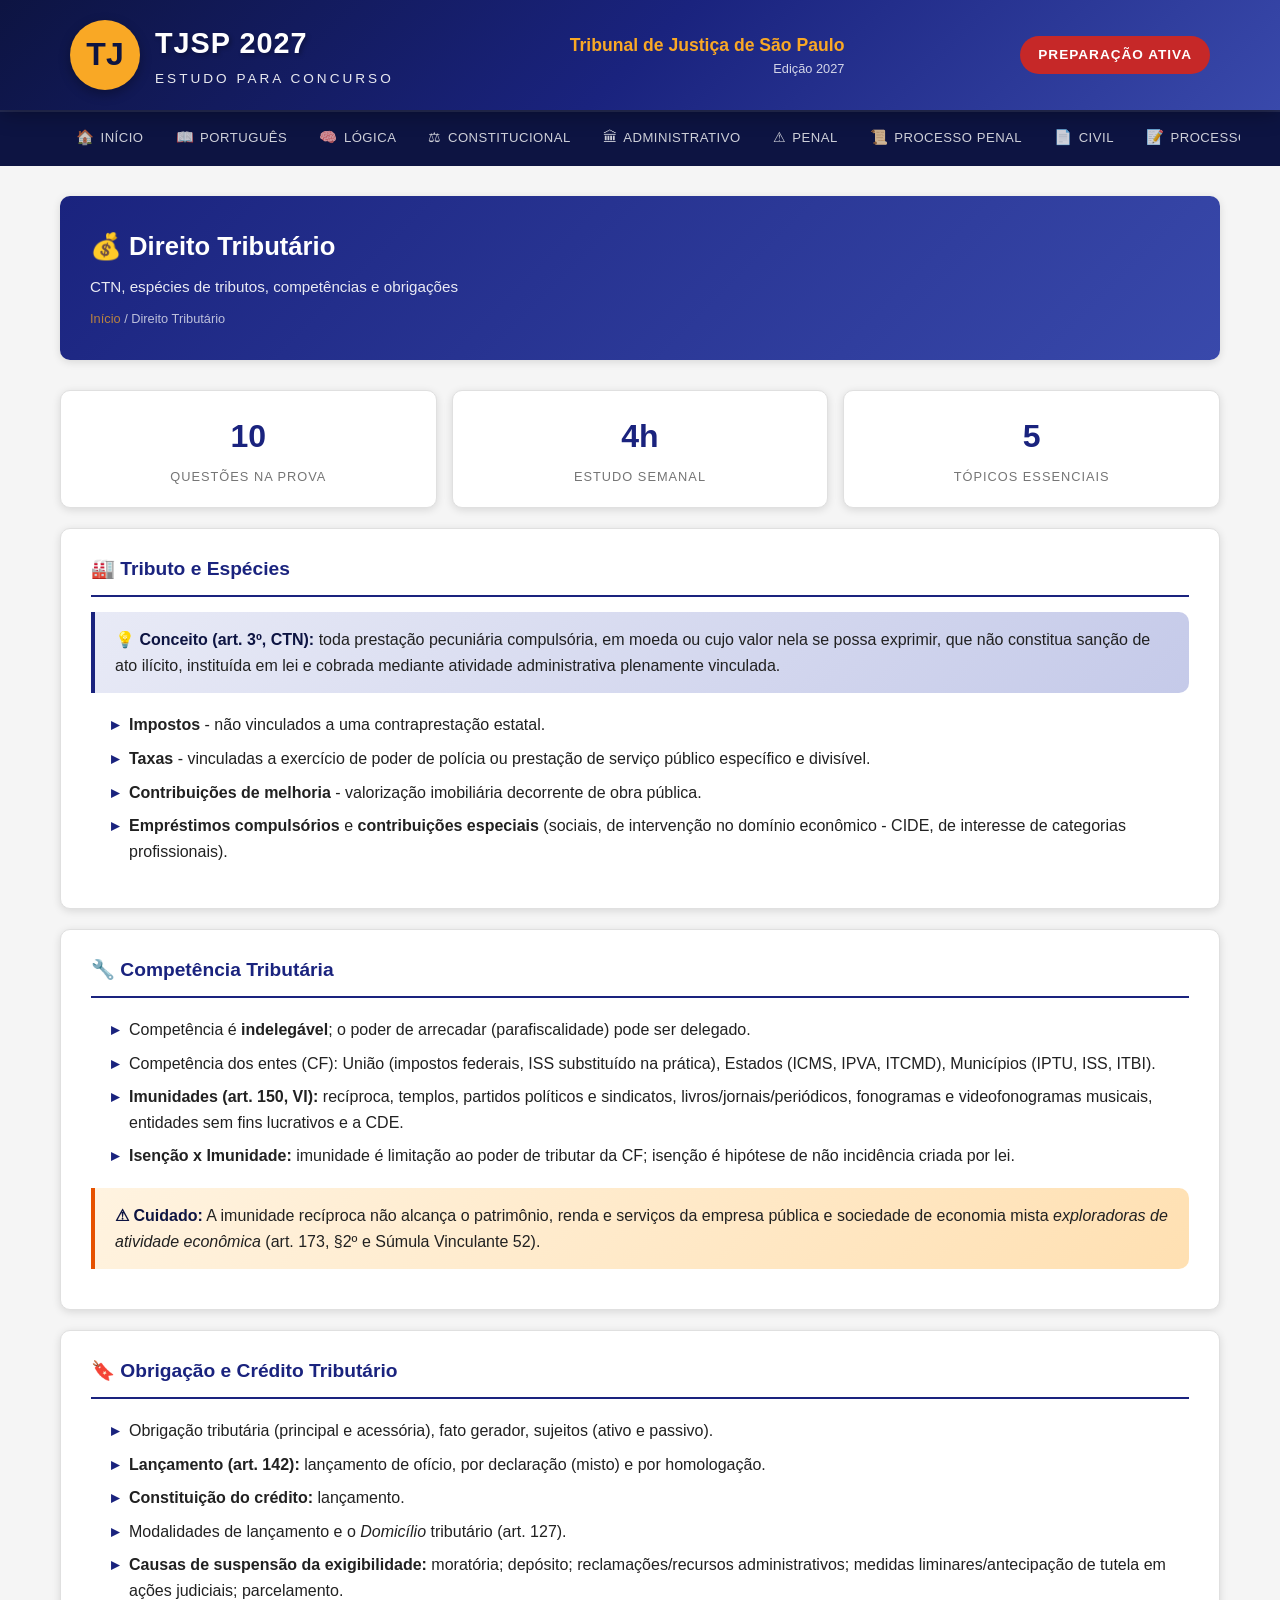
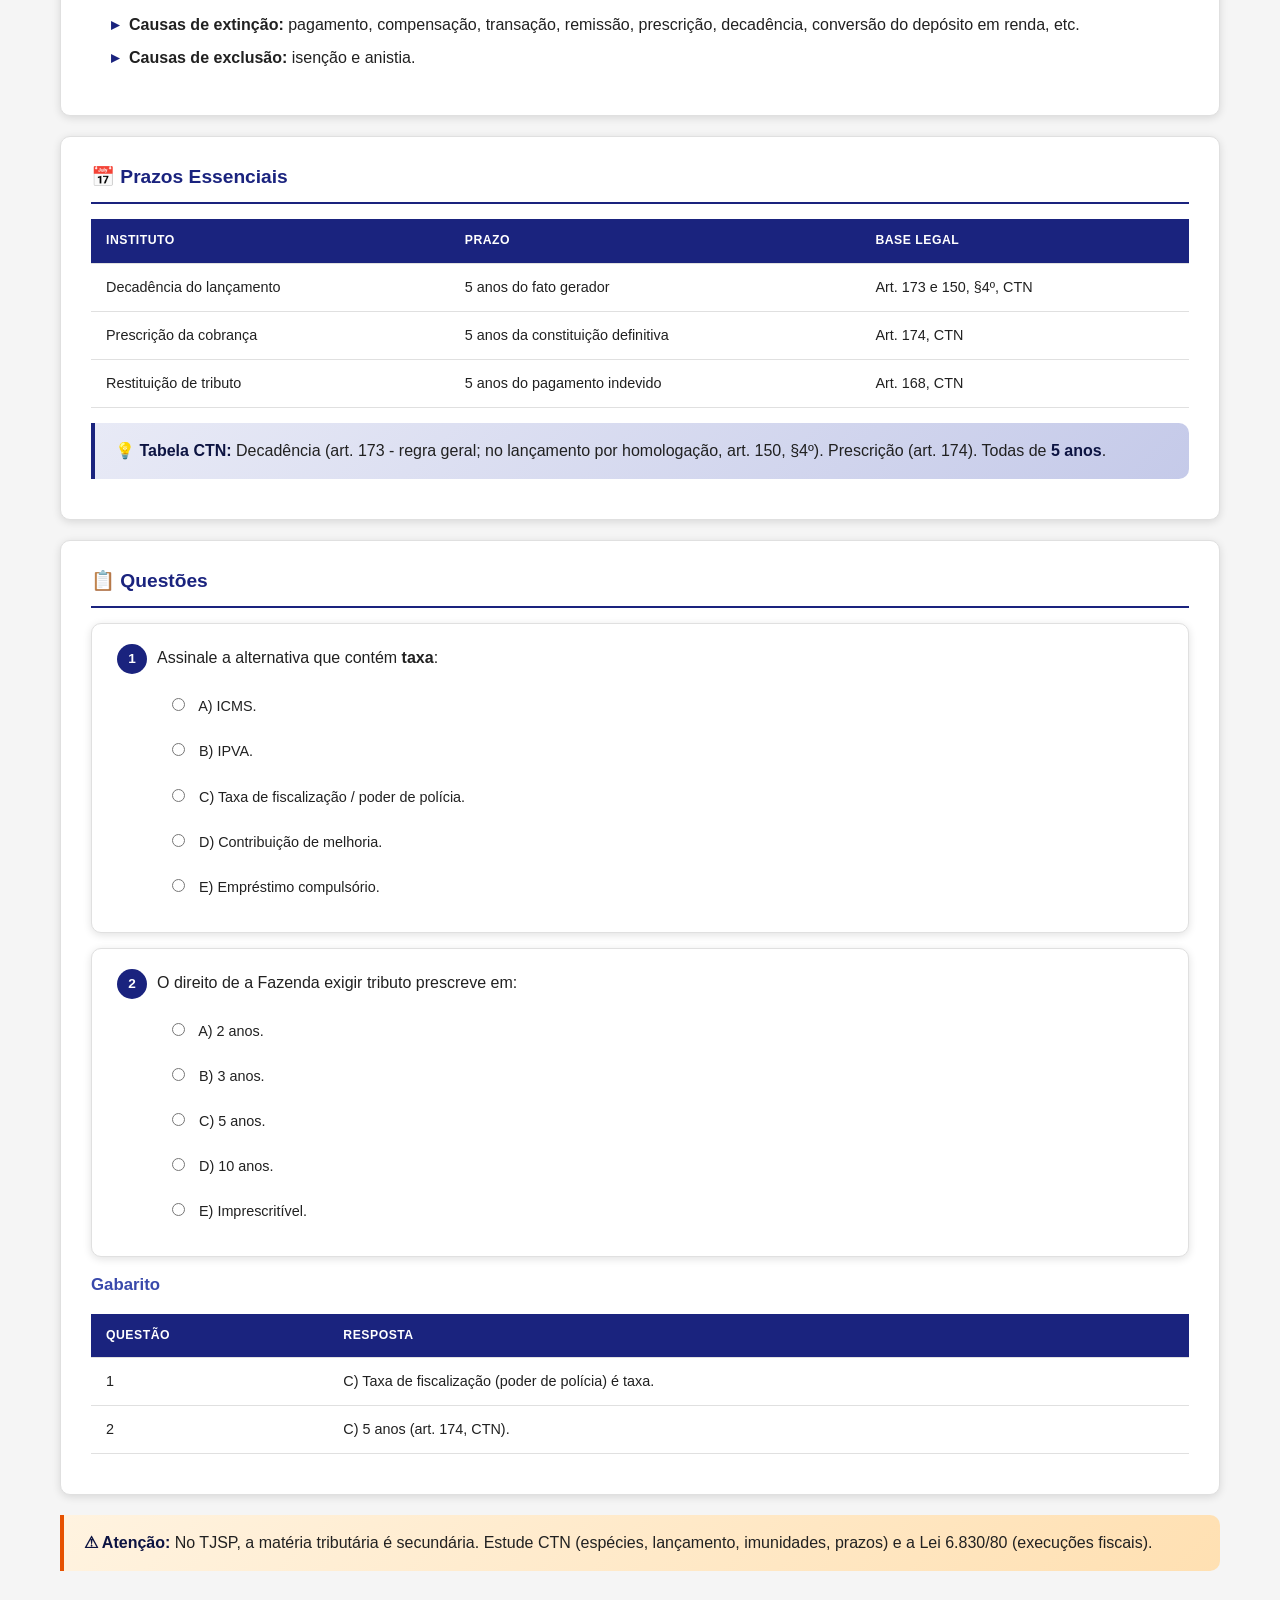
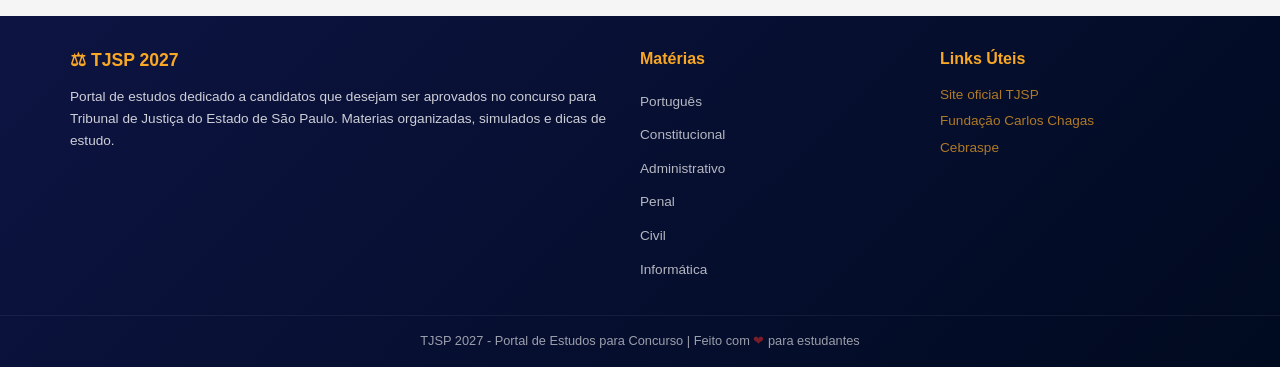
<file: paginas/tributario.html>
<!DOCTYPE html>
<html lang="pt-BR">
<head>
    <meta charset="UTF-8">
    <meta name="viewport" content="width=device-width, initial-scale=1.0">
    <title>Direito Tributário - TJSP 2027</title>
    <link rel="stylesheet" href="../css/estilo.css">
</head>
<body>
    <header>
        <div class="header-content">
            <div class="header-logo">
                <div class="logo-icon">TJ</div>
                <div class="header-title">
                    <h1>TJSP 2027</h1>
                    <p>Estudo para Concurso</p>
                </div>
            </div>
            <div class="header-info">
                <div class="concurso">Tribunal de Justiça de São Paulo</div>
                <div class="ano">Edição 2027</div>
            </div>
            <div class="header-badge">Preparação Ativa</div>
        </div>
    </header>

    <nav>
        <button class="menu-toggle" aria-label="Abrir menu" aria-expanded="false">&#9776;</button>
        <div class="nav-content">
            <div class="nav-item"><a href="../index.html"><span class="nav-icon">&#127968;</span> Início</a></div>
            <div class="nav-item"><a href="portugues.html"><span class="nav-icon">&#128214;</span> Português</a></div>
            <div class="nav-item"><a href="logica.html"><span class="nav-icon">&#129504;</span> Lógica</a></div>
            <div class="nav-item"><a href="constitucional.html"><span class="nav-icon">&#9878;</span> Constitucional</a></div>
            <div class="nav-item"><a href="administrativo.html"><span class="nav-icon">&#127963;</span> Administrativo</a></div>
            <div class="nav-item"><a href="penal.html"><span class="nav-icon">&#9888;</span> Penal</a></div>
            <div class="nav-item"><a href="processual-penal.html"><span class="nav-icon">&#128220;</span> Processo Penal</a></div>
            <div class="nav-item"><a href="civil.html"><span class="nav-icon">&#128196;</span> Civil</a></div>
            <div class="nav-item"><a href="processual-civil.html"><span class="nav-icon">&#128221;</span> Processo Civil</a></div>
            <div class="nav-item"><a href="trabalho.html"><span class="nav-icon">&#128188;</span> Trabalho</a></div>
            <div class="nav-item"><a href="tributario.html" class="active"><span class="nav-icon">&#128176;</span> Tributário</a></div>
            <div class="nav-item"><a href="informatica.html"><span class="nav-icon">&#128187;</span> Informática</a></div>
            <div class="nav-item"><a href="simulados.html"><span class="nav-icon">&#128203;</span> Simulados</a></div>
        </div>
    </nav>

    <main>
        <div class="page-header">
            <h2>&#128176; Direito Tributário</h2>
            <p>CTN, espécies de tributos, competências e obrigações</p>
            <div class="breadcrumb"><a href="../index.html">Início</a> / Direito Tributário</div>
        </div>

        <div class="stats-grid">
            <div class="stat-card">
                <div class="stat-number">10</div>
                <div class="stat-label">Questões na prova</div>
            </div>
            <div class="stat-card">
                <div class="stat-number">4h</div>
                <div class="stat-label">Estudo semanal</div>
            </div>
            <div class="stat-card">
                <div class="stat-number">5</div>
                <div class="stat-label">Tópicos essenciais</div>
            </div>
        </div>

        <div class="content-section">
            <h3>&#127981; Tributo e Espécies</h3>
            <div class="highlight-box">
                <strong>&#128161; Conceito (art. 3º, CTN):</strong> toda prestação pecuniária compulsória, em moeda ou cujo valor nela se possa exprimir, que não constitua sanção de ato ilícito, instituída em lei e cobrada mediante atividade administrativa plenamente vinculada.
            </div>
            <ul>
                <li><strong>Impostos</strong> - não vinculados a uma contraprestação estatal.</li>
                <li><strong>Taxas</strong> - vinculadas a exercício de poder de polícia ou prestação de serviço público específico e divisível.</li>
                <li><strong>Contribuições de melhoria</strong> - valorização imobiliária decorrente de obra pública.</li>
                <li><strong>Empréstimos compulsórios</strong> e <strong>contribuições especiais</strong> (sociais, de intervenção no domínio econômico - CIDE, de interesse de categorias profissionais).</li>
            </ul>
        </div>

        <div class="content-section">
            <h3>&#128295; Competência Tributária</h3>
            <ul>
                <li>Competência é <strong>indelegável</strong>; o poder de arrecadar (parafiscalidade) pode ser delegado.</li>
                <li>Competência dos entes (CF): União (impostos federais, ISS substituído na prática), Estados (ICMS, IPVA, ITCMD), Municípios (IPTU, ISS, ITBI).</li>
                <li><strong>Imunidades (art. 150, VI):</strong> recíproca, templos, partidos políticos e sindicatos, livros/jornais/periódicos, fonogramas e videofonogramas musicais, entidades sem fins lucrativos e a CDE.</li>
                <li><strong>Isenção x Imunidade:</strong> imunidade é limitação ao poder de tributar da CF; isenção é hipótese de não incidência criada por lei.</li>
            </ul>
            <div class="highlight-box warning">
                <strong>&#9888; Cuidado:</strong> A imunidade recíproca não alcança o patrimônio, renda e serviços da empresa pública e sociedade de economia mista <em>exploradoras de atividade econômica</em> (art. 173, §2º e Súmula Vinculante 52).
            </div>
        </div>

        <div class="content-section">
            <h3>&#128278; Obrigação e Crédito Tributário</h3>
            <ul>
                <li>Obrigação tributária (principal e acessória), fato gerador, sujeitos (ativo e passivo).</li>
                <li><strong>Lançamento (art. 142):</strong> lançamento de ofício, por declaração (misto) e por homologação.</li>
                <li><strong>Constituição do crédito:</strong> lançamento.</li>
                <li>Modalidades de lançamento e o <em>Domicílio</em> tributário (art. 127).</li>
                <li><strong>Causas de suspensão da exigibilidade:</strong> moratória; depósito; reclamações/recursos administrativos; medidas liminares/antecipação de tutela em ações judiciais; parcelamento.</li>
                <li><strong>Causas de extinção:</strong> pagamento, compensação, transação, remissão, prescrição, decadência, conversão do depósito em renda, etc.</li>
                <li><strong>Causas de exclusão:</strong> isenção e anistia.</li>
            </ul>
        </div>

        <div class="content-section">
            <h3>&#128197; Prazos Essenciais</h3>
            <table>
                <thead>
                    <tr><th>Instituto</th><th>Prazo</th><th>Base Legal</th></tr>
                </thead>
                <tbody>
                    <tr><td>Decadência do lançamento</td><td>5 anos do fato gerador</td><td>Art. 173 e 150, §4º, CTN</td></tr>
                    <tr><td>Prescrição da cobrança</td><td>5 anos da constituição definitiva</td><td>Art. 174, CTN</td></tr>
                    <tr><td>Restituição de tributo</td><td>5 anos do pagamento indevido</td><td>Art. 168, CTN</td></tr>
                </tbody>
            </table>
            <div class="highlight-box">
                <strong>&#128161; Tabela CTN:</strong> Decadência (art. 173 - regra geral; no lançamento por homologação, art. 150, §4º). Prescrição (art. 174). Todas de <strong>5 anos</strong>.
            </div>
        </div>

        <div class="content-section">
            <h3>&#128203; Questões</h3>
            <div class="questao">
                <span class="numero">1</span><span class="texto">Assinale a alternativa que contém <strong>taxa</strong>:</span>
                <div class="alternativas">
                    <label><input type="radio" name="q1" value="a"> A) ICMS.</label>
                    <label><input type="radio" name="q1" value="b"> B) IPVA.</label>
                    <label><input type="radio" name="q1" value="c"> C) Taxa de fiscalização / poder de polícia.</label>
                    <label><input type="radio" name="q1" value="d"> D) Contribuição de melhoria.</label>
                    <label><input type="radio" name="q1" value="e"> E) Empréstimo compulsório.</label>
                </div>
            </div>
            <div class="questao">
                <span class="numero">2</span><span class="texto">O direito de a Fazenda exigir tributo prescreve em:</span>
                <div class="alternativas">
                    <label><input type="radio" name="q2" value="a"> A) 2 anos.</label>
                    <label><input type="radio" name="q2" value="b"> B) 3 anos.</label>
                    <label><input type="radio" name="q2" value="c"> C) 5 anos.</label>
                    <label><input type="radio" name="q2" value="d"> D) 10 anos.</label>
                    <label><input type="radio" name="q2" value="e"> E) Imprescritível.</label>
                </div>
            </div>
            <h4 class="mt-20">Gabarito</h4>
            <table>
                <tr><th>Questão</th><th>Resposta</th></tr>
                <tr><td>1</td><td>C) Taxa de fiscalização (poder de polícia) é taxa.</td></tr>
                <tr><td>2</td><td>C) 5 anos (art. 174, CTN).</td></tr>
            </table>
        </div>

        <div class="highlight-box warning mt-20">
            <strong>&#9888; Atenção:</strong> No TJSP, a matéria tributária é secundária. Estude CTN (espécies, lançamento, imunidades, prazos) e a Lei 6.830/80 (execuções fiscais).
        </div>
    </main>

    <footer>
        <div class="footer-content">
            <div class="footer-about">
                <h3>&#9878; TJSP 2027</h3>
                <p>Portal de estudos dedicado a candidatos que desejam ser aprovados no concurso para Tribunal de Justiça do Estado de São Paulo. Materias organizadas, simulados e dicas de estudo.</p>
            </div>
            <div class="footer-links">
                <h3>Matérias</h3>
                <ul>
                    <li><a href="portugues.html">Português</a></li>
                    <li><a href="constitucional.html">Constitucional</a></li>
                    <li><a href="administrativo.html">Administrativo</a></li>
                    <li><a href="penal.html">Penal</a></li>
                    <li><a href="civil.html">Civil</a></li>
                    <li><a href="informatica.html">Informática</a></li>
                </ul>
            </div>
            <div class="footer-contact">
                <h3>Links Úteis</h3>
                <p><a href="https://www.tjsp.jus.br" target="_blank" style="color: var(--gold);">Site oficial TJSP</a></p>
                <p><a href="https://www.fcc.org.br" target="_blank" style="color: var(--gold);">Fundação Carlos Chagas</a></p>
                <p><a href="https://www.cebraspe.org.br" target="_blank" style="color: var(--gold);">Cebraspe</a></p>
            </div>
        </div>
        <div class="footer-bottom">
            <p>TJSP 2027 - Portal de Estudos para Concurso | Feito com <span class="heart">&#10084;</span> para estudantes</p>
        </div>
    </footer>

    <script src="../js/menu.js"></script>
</body>
</html>
</file>
<file: css/estilo.css>
/* ============================================
   TJSP 2027 - Estudo para Concurso
   ============================================ */

:root {
    --primary: #1a237e;
    --primary-dark: #0d1442;
    --primary-light: #3949ab;
    --accent: #c62828;
    --accent-light: #ef5350;
    --gold: #f9a825;
    --bg: #f5f5f5;
    --bg-card: #ffffff;
    --text: #212121;
    --text-light: #757575;
    --border: #e0e0e0;
    --shadow: 0 2px 8px rgba(0, 0, 0, 0.12);
    --shadow-hover: 0 4px 16px rgba(0, 0, 0, 0.2);
    --radius: 10px;
    --header-height: 140px;
    --menu-height: 50px;
}

* {
    margin: 0;
    padding: 0;
    box-sizing: border-box;
}

html {
    scroll-behavior: smooth;
}

body {
    font-family: 'Segoe UI', Tahoma, Geneva, Verdana, sans-serif;
    background: var(--bg);
    color: var(--text);
    min-height: 100vh;
    display: flex;
    flex-direction: column;
    line-height: 1.6;
}

a {
    text-decoration: none;
    color: inherit;
}

ul {
    list-style: none;
}

/* ============ HEADER ============ */
header {
    background: linear-gradient(135deg, var(--primary-dark) 0%, var(--primary) 50%, var(--primary-light) 100%);
    color: white;
    padding: 0;
    position: sticky;
    top: 0;
    z-index: 1000;
    box-shadow: 0 4px 20px rgba(0, 0, 0, 0.3);
}

.header-content {
    max-width: 1200px;
    margin: 0 auto;
    padding: 20px 30px;
    display: flex;
    align-items: center;
    justify-content: space-between;
    gap: 20px;
}

.header-logo {
    display: flex;
    align-items: center;
    gap: 15px;
}

.logo-icon {
    width: 70px;
    height: 70px;
    background: var(--gold);
    border-radius: 50%;
    display: flex;
    align-items: center;
    justify-content: center;
    font-size: 32px;
    font-weight: 900;
    color: var(--primary-dark);
    box-shadow: 0 4px 12px rgba(0, 0, 0, 0.3);
    flex-shrink: 0;
}

.header-title h1 {
    font-size: 1.8em;
    font-weight: 800;
    letter-spacing: 1px;
    text-shadow: 2px 2px 4px rgba(0, 0, 0, 0.3);
}

.header-title p {
    font-size: 0.85em;
    opacity: 0.9;
    margin-top: 2px;
    letter-spacing: 3px;
    text-transform: uppercase;
    font-weight: 300;
}

.header-info {
    text-align: right;
}

.header-info .concurso {
    font-size: 1.1em;
    font-weight: 600;
    color: var(--gold);
}

.header-info .ano {
    font-size: 0.8em;
    opacity: 0.8;
}

.header-badge {
    background: var(--accent);
    color: white;
    padding: 8px 18px;
    border-radius: 20px;
    font-size: 0.85em;
    font-weight: 700;
    text-transform: uppercase;
    letter-spacing: 1px;
    animation: pulse 2s infinite;
}

@keyframes pulse {
    0%, 100% { transform: scale(1); }
    50% { transform: scale(1.05); }
}

/* ============ NAVIGATION MENU ============ */
nav {
    background: var(--primary-dark);
    border-top: 2px solid rgba(255, 255, 255, 0.1);
}

.menu-toggle {
    display: none;
    background: transparent;
    border: none;
    color: white;
    font-size: 28px;
    cursor: pointer;
    padding: 12px 20px;
    margin-left: auto;
    line-height: 1;
    border-radius: 6px;
    transition: background 0.3s ease;
}

.menu-toggle:active,
.menu-toggle:hover {
    background: rgba(255, 255, 255, 0.15);
}

.nav-content {
    max-width: 1200px;
    margin: 0 auto;
    padding: 0 20px;
    display: flex;
    align-items: center;
    overflow-x: auto;
    scrollbar-width: thin;
    scrollbar-color: var(--primary-light) var(--primary-dark);
}

.nav-content::-webkit-scrollbar {
    height: 4px;
}

.nav-content::-webkit-scrollbar-track {
    background: var(--primary-dark);
}

.nav-content::-webkit-scrollbar-thumb {
    background: var(--primary-light);
    border-radius: 2px;
}

.nav-item {
    flex-shrink: 0;
}

.nav-item a {
    display: flex;
    align-items: center;
    gap: 6px;
    padding: 14px 16px;
    color: rgba(255, 255, 255, 0.8);
    font-size: 0.82em;
    font-weight: 500;
    transition: all 0.3s ease;
    border-bottom: 3px solid transparent;
    white-space: nowrap;
    text-transform: uppercase;
    letter-spacing: 0.5px;
}

.nav-item a:hover,
.nav-item a.active {
    color: white;
    background: rgba(255, 255, 255, 0.1);
    border-bottom-color: var(--gold);
}

.nav-item a .nav-icon {
    font-size: 1.1em;
}

/* ============ MAIN CONTENT ============ */
main {
    flex: 1;
    max-width: 1200px;
    margin: 0 auto;
    padding: 30px 20px;
    width: 100%;
}

/* ============ CARDS ============ */
.cards-grid {
    display: grid;
    grid-template-columns: repeat(auto-fill, minmax(280px, 1fr));
    gap: 20px;
    margin-top: 25px;
}

.card {
    background: var(--bg-card);
    border-radius: var(--radius);
    box-shadow: var(--shadow);
    overflow: hidden;
    transition: all 0.3s ease;
    border: 1px solid var(--border);
}

.card:hover {
    transform: translateY(-4px);
    box-shadow: var(--shadow-hover);
}

.card-header {
    padding: 18px 20px;
    color: white;
    display: flex;
    align-items: center;
    gap: 12px;
}

.card-header .card-icon {
    font-size: 1.8em;
}

.card-header h3 {
    font-size: 1em;
    font-weight: 600;
    letter-spacing: 0.5px;
}

.card-body {
    padding: 18px 20px;
}

.card-body p {
    color: var(--text-light);
    font-size: 0.9em;
    margin-bottom: 12px;
}

.card-body ul {
    margin-bottom: 15px;
}

.card-body ul li {
    padding: 5px 0;
    font-size: 0.85em;
    color: var(--text);
    border-bottom: 1px solid #f0f0f0;
}

.card-body ul li:last-child {
    border-bottom: none;
}

.card-body ul li::before {
    content: "\25B8";
    margin-right: 8px;
    color: var(--primary);
    font-weight: bold;
}

.btn {
    display: inline-block;
    padding: 10px 22px;
    border-radius: 6px;
    font-size: 0.85em;
    font-weight: 600;
    cursor: pointer;
    transition: all 0.3s ease;
    text-align: center;
    border: none;
}

.btn-primary {
    background: var(--primary);
    color: white;
}

.btn-primary:hover {
    background: var(--primary-dark);
    transform: translateY(-1px);
}

.btn-accent {
    background: var(--accent);
    color: white;
}

.btn-accent:hover {
    background: #b71c1c;
    transform: translateY(-1px);
}

.btn-gold {
    background: var(--gold);
    color: var(--primary-dark);
}

.btn-gold:hover {
    background: #f57f17;
}

/* ============ PAGE HEADER ============ */
.page-header {
    background: linear-gradient(135deg, var(--primary) 0%, var(--primary-light) 100%);
    color: white;
    padding: 30px;
    border-radius: var(--radius);
    margin-bottom: 30px;
    box-shadow: var(--shadow);
}

.page-header h2 {
    font-size: 1.6em;
    margin-bottom: 8px;
    display: flex;
    align-items: center;
    gap: 10px;
}

.page-header p {
    opacity: 0.9;
    font-size: 0.95em;
}

.page-header .breadcrumb {
    margin-top: 10px;
    font-size: 0.8em;
    opacity: 0.7;
}

.page-header .breadcrumb a {
    color: var(--gold);
}

.page-header .breadcrumb a:hover {
    text-decoration: underline;
}

/* ============ STUDY CONTENT ============ */
.content-section {
    background: var(--bg-card);
    border-radius: var(--radius);
    padding: 25px 30px;
    margin-bottom: 20px;
    box-shadow: var(--shadow);
    border: 1px solid var(--border);
}

.content-section h3 {
    color: var(--primary);
    font-size: 1.2em;
    margin-bottom: 15px;
    padding-bottom: 10px;
    border-bottom: 2px solid var(--primary);
    display: flex;
    align-items: center;
    gap: 8px;
}

.content-section h4 {
    color: var(--primary-light);
    margin: 15px 0 8px;
    font-size: 1.05em;
}

.content-section p {
    margin-bottom: 10px;
    line-height: 1.7;
    text-align: justify;
}

.content-section ul {
    padding-left: 20px;
    margin-bottom: 15px;
}

.content-section ul li {
    padding: 4px 0;
    position: relative;
    padding-left: 18px;
    line-height: 1.6;
}

.content-section ul li::before {
    content: "\25B8";
    position: absolute;
    left: 0;
    color: var(--primary);
    font-weight: bold;
}

.highlight-box {
    background: linear-gradient(135deg, #e8eaf6, #c5cae9);
    border-left: 4px solid var(--primary);
    padding: 15px 20px;
    border-radius: 0 var(--radius) var(--radius) 0;
    margin: 15px 0;
}

.highlight-box.warning {
    background: linear-gradient(135deg, #fff3e0, #ffe0b2);
    border-left-color: #e65100;
}

.highlight-box.success {
    background: linear-gradient(135deg, #e8f5e9, #c8e6c9);
    border-left-color: #2e7d32;
}

.highlight-box strong {
    color: var(--primary-dark);
}

/* ============ QUESTOES ============ */
.questao {
    background: var(--bg-card);
    border: 1px solid var(--border);
    border-radius: var(--radius);
    padding: 20px 25px;
    margin-bottom: 15px;
    box-shadow: var(--shadow);
}

.questao .numero {
    display: inline-block;
    background: var(--primary);
    color: white;
    width: 30px;
    height: 30px;
    border-radius: 50%;
    text-align: center;
    line-height: 30px;
    font-weight: 700;
    font-size: 0.85em;
    margin-right: 10px;
}

.questao .texto {
    display: inline;
    font-weight: 500;
}

.alternativas {
    margin-top: 12px;
    padding-left: 42px;
}

.alternativas label {
    display: block;
    padding: 8px 12px;
    margin: 4px 0;
    border-radius: 6px;
    cursor: pointer;
    transition: all 0.2s ease;
    font-size: 0.9em;
    border: 1px solid transparent;
}

.alternativas label:hover {
    background: #e8eaf6;
    border-color: var(--primary-light);
}

.alternativas input[type="radio"] {
    margin-right: 10px;
    accent-color: var(--primary);
}

/* ============ TABLE ============ */
table {
    width: 100%;
    border-collapse: collapse;
    margin: 15px 0;
    font-size: 0.9em;
}

th, td {
    padding: 12px 15px;
    text-align: left;
    border-bottom: 1px solid var(--border);
}

th {
    background: var(--primary);
    color: white;
    font-weight: 600;
    text-transform: uppercase;
    font-size: 0.85em;
    letter-spacing: 0.5px;
}

tr:hover {
    background: #f5f5f5;
}

/* ============ PROGRESS ============ */
.progress-bar {
    background: var(--border);
    border-radius: 20px;
    height: 8px;
    overflow: hidden;
    margin: 10px 0;
}

.progress-bar .fill {
    height: 100%;
    border-radius: 20px;
    transition: width 0.5s ease;
    background: linear-gradient(90deg, var(--primary), var(--primary-light));
}

.stats-grid {
    display: grid;
    grid-template-columns: repeat(auto-fit, minmax(200px, 1fr));
    gap: 15px;
    margin: 20px 0;
}

.stat-card {
    background: var(--bg-card);
    border-radius: var(--radius);
    padding: 20px;
    text-align: center;
    box-shadow: var(--shadow);
    border: 1px solid var(--border);
}

.stat-card .stat-number {
    font-size: 2em;
    font-weight: 800;
    color: var(--primary);
}

.stat-card .stat-label {
    font-size: 0.8em;
    color: var(--text-light);
    text-transform: uppercase;
    letter-spacing: 1px;
    margin-top: 5px;
}

/* ============ FOOTER ============ */
footer {
    background: linear-gradient(135deg, var(--primary-dark) 0%, #000a1f 100%);
    color: white;
    margin-top: auto;
}

.footer-content {
    max-width: 1200px;
    margin: 0 auto;
    padding: 30px;
    display: grid;
    grid-template-columns: 2fr 1fr 1fr;
    gap: 30px;
}

.footer-about h3 {
    color: var(--gold);
    font-size: 1.1em;
    margin-bottom: 12px;
    display: flex;
    align-items: center;
    gap: 8px;
}

.footer-about p {
    font-size: 0.85em;
    opacity: 0.8;
    line-height: 1.6;
}

.footer-links h3 {
    color: var(--gold);
    font-size: 1em;
    margin-bottom: 12px;
}

.footer-links ul li {
    padding: 4px 0;
}

.footer-links ul li a {
    font-size: 0.85em;
    opacity: 0.7;
    transition: all 0.3s ease;
}

.footer-links ul li a:hover {
    opacity: 1;
    color: var(--gold);
    padding-left: 5px;
}

.footer-contact h3 {
    color: var(--gold);
    font-size: 1em;
    margin-bottom: 12px;
}

.footer-contact p {
    font-size: 0.85em;
    opacity: 0.7;
    margin-bottom: 5px;
}

.footer-bottom {
    border-top: 1px solid rgba(255, 255, 255, 0.1);
    text-align: center;
    padding: 15px 30px;
    font-size: 0.8em;
    opacity: 0.6;
}

.footer-bottom .heart {
    color: var(--accent);
}

/* ============ RESPONSIVE MOBILE ============ */
@media (max-width: 992px) {
    .footer-content {
        grid-template-columns: 1fr 1fr;
    }

    .header-info .concurso {
        font-size: 0.95em;
    }
}

/* Menu hamburguer - telas menores */
@media (max-width: 820px) {
    nav {
        position: relative;
    }

    .menu-toggle {
        display: block;
        position: absolute;
        top: 0;
        right: 0;
        z-index: 10;
        height: 100%;
    }

    .nav-content {
        display: none;
        flex-direction: column;
        align-items: stretch;
        padding: 0;
        overflow: visible;
        background: var(--primary-dark);
        max-height: 0;
        transition: max-height 0.3s ease;
    }

    nav.menu-aberto .nav-content {
        display: flex;
        max-height: calc(100vh - 120px);
        overflow-y: auto;
        border-top: 1px solid rgba(255, 255, 255, 0.15);
        box-shadow: 0 12px 24px rgba(0, 0, 0, 0.4);
    }

    .nav-item {
        border-bottom: 1px solid rgba(255, 255, 255, 0.08);
    }

    .nav-item:last-child {
        border-bottom: none;
    }

    .nav-item a {
        padding: 14px 20px;
        width: 100%;
        justify-content: flex-start;
        font-size: 0.9em;
        border-bottom: none;
        border-left: 4px solid transparent;
        gap: 12px;
    }

    .nav-item a:hover,
    .nav-item a.active {
        border-bottom: none;
        border-left-color: var(--gold);
        background: rgba(255, 255, 255, 0.1);
    }

    .nav-item a .nav-icon {
        font-size: 1.2em;
    }
}

@media (max-width: 768px) {
    .header-content {
        flex-direction: column;
        text-align: center;
        padding: 14px 16px;
    }

    .header-info {
        text-align: center;
    }

    .header-title h1 {
        font-size: 1.25em;
    }

    .logo-icon {
        width: 52px;
        height: 52px;
        font-size: 22px;
    }

    .header-badge {
        font-size: 0.7em;
        padding: 6px 12px;
    }

    main {
        padding: 18px 14px;
    }

    .cards-grid {
        grid-template-columns: 1fr;
        gap: 14px;
    }

    .page-header {
        padding: 20px 18px;
        margin-bottom: 20px;
    }

    .page-header h2 {
        font-size: 1.2em;
    }

    .content-section {
        padding: 16px 16px;
    }

    .content-section p {
        text-align: left;
    }

    .stats-grid {
        grid-template-columns: repeat(2, 1fr);
        gap: 10px;
    }

    .stat-card {
        padding: 14px 10px;
    }

    .stat-card .stat-number {
        font-size: 1.5em;
    }

    /* Tabelas com rolagem horizontal no mobile */
    table {
        display: block;
        overflow-x: auto;
        white-space: nowrap;
        font-size: 0.82em;
    }

    /* Alternativas com area de toque maior */
    .alternativas {
        padding-left: 0;
    }

    .alternativas label {
        padding: 12px 12px;
        margin: 6px 0;
        font-size: 0.92em;
        border: 1px solid var(--border);
        border-radius: 8px;
    }

    .alternativas input[type="radio"] {
        width: 18px;
        height: 18px;
        flex-shrink: 0;
    }

    .questao {
        padding: 16px 16px;
    }

    .questao .texto {
        display: block;
        margin-top: 8px;
    }

    th, td {
        padding: 10px 12px;
    }

    footer {
        margin-top: 30px;
    }

    .footer-content {
        grid-template-columns: 1fr;
        text-align: center;
        padding: 24px 20px;
        gap: 22px;
    }

    .footer-about h3,
    .footer-links h3,
    .footer-contact h3 {
        justify-content: center;
    }

    .footer-bottom {
        padding: 14px 20px;
    }

    .flex-center {
        flex-wrap: wrap;
    }

    .btn {
        width: 100%;
        display: block;
        padding: 12px 16px;
        font-size: 0.9em;
    }
}

@media (max-width: 480px) {
    .header-badge {
        display: none;
    }

    .header-title p {
        letter-spacing: 2px;
        font-size: 0.75em;
    }

    .header-info .concurso {
        font-size: 0.85em;
    }

    .header-info .ano {
        font-size: 0.7em;
    }

    .stats-grid {
        grid-template-columns: repeat(2, 1fr);
    }

    .content-section h3 {
        font-size: 1.05em;
    }

    .highlight-box {
        padding: 12px 14px;
    }

    .breadcrumb {
        display: none;
    }
}

/* Touch devices: remover delay/hover fantasma */
@media (hover: none) {
    .card:hover {
        transform: none;
        box-shadow: var(--shadow);
    }

    .btn:hover,
    .btn-primary:hover,
    .btn-accent:hover,
    .btn-gold:hover {
        transform: none;
    }

    .nav-item a:hover {
        background: transparent;
    }
}

/* ============ UTILITY ============ */
.text-center { text-align: center; }
.mt-10 { margin-top: 10px; }
.mt-20 { margin-top: 20px; }
.mb-10 { margin-bottom: 10px; }
.mb-20 { margin-bottom: 20px; }
.flex-center {
    display: flex;
    justify-content: center;
    align-items: center;
    gap: 10px;
}
</file>
